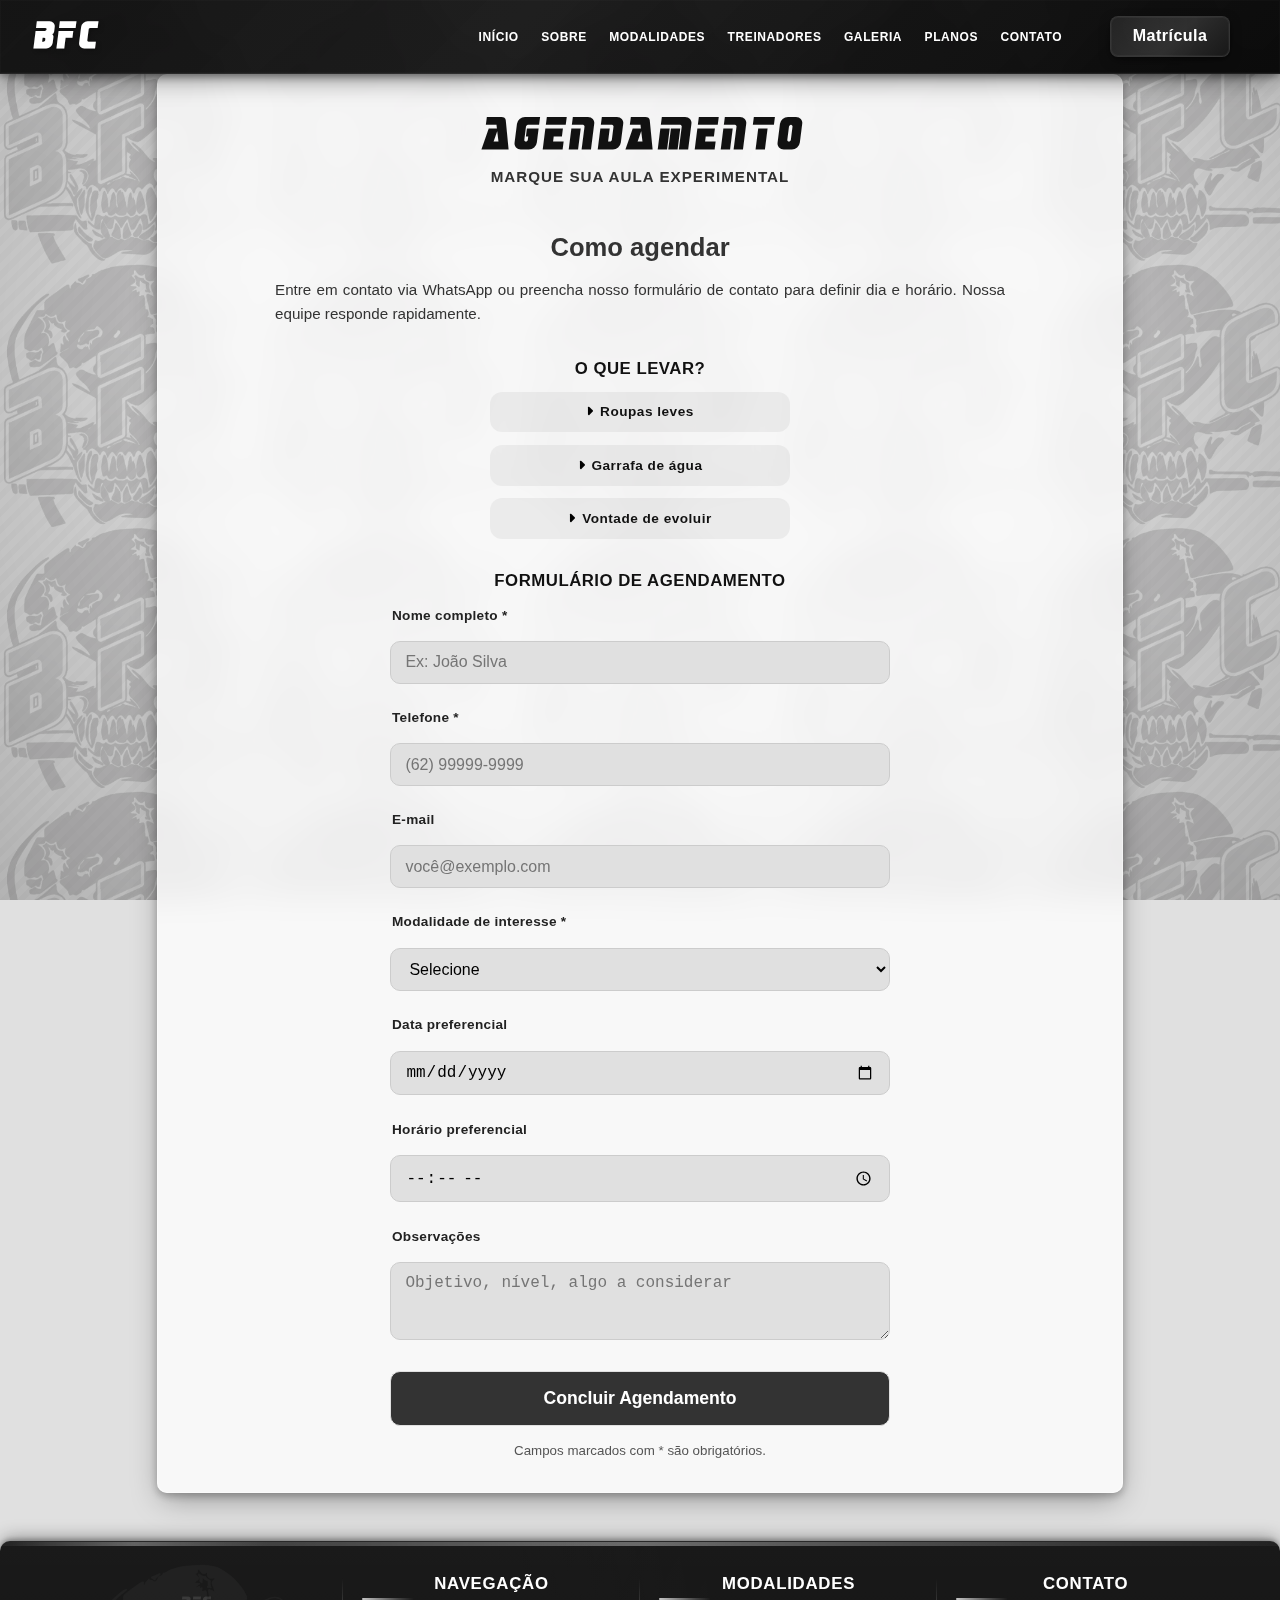
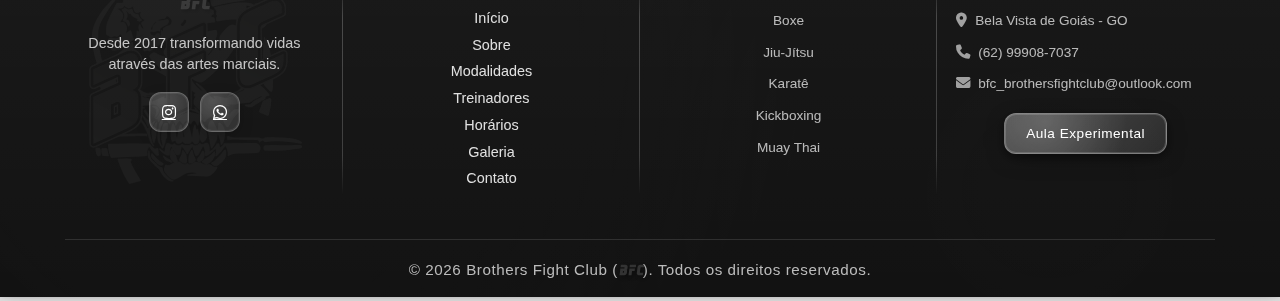
<file: agendamento/index.html>
<!DOCTYPE html>
<html lang="pt-BR">
<head>
  <meta charset="UTF-8" />
  <meta name="viewport" content="width=device-width, initial-scale=1.0" />
  <title>Agende sua Aula Experimental - Brothers Fight Club | Grátis</title>
  <meta name="description" content="Agende sua aula experimental gratuita no Brothers Fight Club. Conheça nossas modalidades de artes marciais em Bela Vista de Goiás. Sem compromisso!">
  <meta name="keywords" content="aula experimental, aula grátis, agendamento BFC, teste aula, artes marciais gratuito, Bela Vista de Goiás">
  <meta name="robots" content="index, follow">
  
  <!-- Open Graph -->
  <meta property="og:title" content="Agende sua Aula Experimental Gratuita - BFC">
  <meta property="og:description" content="Venha conhecer o Brothers Fight Club! Agende sua aula experimental gratuita e descubra qual arte marcial combina com você.">
  <meta property="og:image" content="../assets/images/logo.png">
  <meta property="og:url" content="https://bfc-brothersfightclub.com/agendamento/">
  
  <!-- Canonical -->
  <link rel="canonical" href="https://bfc-brothersfightclub.com/agendamento/">
  <link rel="icon" type="image/png" href="../assets/images/logo.png">
  <link rel="shortcut icon" type="image/png" href="../assets/images/logo.png">
  <link rel="preconnect" href="https://fonts.googleapis.com">
  <link rel="preconnect" href="https://fonts.gstatic.com" crossorigin>
  <link href="https://fonts.googleapis.com/css2?family=Bebas+Neue:wght@400&family=Oswald:wght@700&display=swap" rel="stylesheet">
  <link rel="stylesheet" href="https://cdnjs.cloudflare.com/ajax/libs/font-awesome/6.4.2/css/all.min.css">
  <link rel="stylesheet" href="../assets/css/style.css" />
</head>
<body>
  <header>
    <nav class="site-nav">
      <a href="../index.html" class="logo bfc-font" aria-label="Página inicial">BFC</a>
      <button class="nav-toggle" aria-expanded="false" aria-label="Abrir menu" aria-controls="nav-menu">
        <span class="nav-line"></span>
        <span class="nav-line"></span>
        <span class="nav-line"></span>
      </button>
      <div id="nav-menu" class="nav-wrapper" data-nav>
        <ul class="nav-links">
          <li><a href="../index.html#inicio">Início</a></li>
          <li><a href="../index.html#sobre">Sobre</a></li>
          <li><a href="../index.html#modalidades">Modalidades</a></li>
          <li><a href="../index.html#equipe">Treinadores</a></li>
          <li><a href="../index.html#galeria">Galeria</a></li>
          <li><a href="../index.html#planos">Planos</a></li>
          <li><a href="../index.html#contato">Contato</a></li>
        </ul>
        <a href="../matricula/" class="cta nav-cta" data-fallback="../matricula/index.html">Matrícula</a>
      </div>
    </nav>
  </header>
  <main>
    <section class="mod-detalhe">
      <div class="mod-header">
        <div class="mod-header-text" style="text-align:center;width:100%;display:flex;flex-direction:column;align-items:center;">
          <h1 style="width:100%;">AGENDAMENTO</h1>
          <p class="tagline" style="width:100%;">Marque sua aula experimental</p>
          <!-- Botão removido conforme solicitação -->
        </div>
      </div>
      <div class="mod-body">
  <h2 class="center-narrow">Como agendar</h2>
  <p class="center-narrow">Entre em contato via WhatsApp ou preencha nosso formulário de contato para definir dia e horário. Nossa equipe responde rapidamente.</p>
        <h3 class="center-narrow">O que levar?</h3>
        <ul class="beneficios-centralizados">
          <li>Roupas leves</li>
          <li>Garrafa de água</li>
          <li>Vontade de evoluir</li>
        </ul>
  <h3 style="margin-top:2rem; text-align:center;">Formulário de Agendamento</h3>
        <form class="formulario" id="form-agendamento" autocomplete="on" novalidate>
          <!-- Honeypot -->
          <input type="text" name="website" tabindex="-1" autocomplete="off" style="position:absolute;left:-9999px;opacity:0;height:0;width:0;" aria-hidden="true">

          <label for="ag_nome">Nome completo *</label>
          <input id="ag_nome" type="text" name="nome" placeholder="Ex: João Silva" autocomplete="name" required />

          <label for="ag_telefone">Telefone *</label>
          <input id="ag_telefone" type="tel" name="telefone" placeholder="(62) 99999-9999" inputmode="tel" autocomplete="tel" required />

          <label for="ag_email">E-mail</label>
          <input id="ag_email" type="email" name="email" placeholder="você@exemplo.com" autocomplete="email" />

          <label for="ag_modalidade">Modalidade de interesse *</label>
          <select id="ag_modalidade" name="modalidade" required>
            <option value="" disabled selected>Selecione</option>
            <option>Boxe</option>
            <option>Jiu-Jítsu</option>
            <option>Karatê</option>
            <option>Kickboxing</option>
            <option>Muay Thai</option>
          </select>

          <label for="ag_data">Data preferencial</label>
          <input id="ag_data" type="date" name="data" />

          <label for="ag_hora">Horário preferencial</label>
          <input id="ag_hora" type="time" name="hora" />

          <label for="ag_mensagem">Observações</label>
          <textarea id="ag_mensagem" name="mensagem" rows="3" placeholder="Objetivo, nível, algo a considerar"></textarea>

          <button type="submit" id="btn-agendar" style="margin-top:0.5rem;">Concluir Agendamento</button>
          <small style="color:#555;line-height:1.4;">Campos marcados com * são obrigatórios.</small>
        </form>
  <!-- CTAs removidos conforme solicitação -->
      </div>
    </section>
  </main>
  <footer>
    <div class="footer-top-accent"></div>
    <div class="footer-grid">
      <div class="footer-col footer-brand">
        <h3 class="bfc-font">BFC</h3>
        <p>Desde 2017 transformando vidas através das artes marciais.</p>
        <div class="social-mini">
          <a href="https://www.instagram.com/bfc_brothersfightclub?igsh=Z3NjMnc5bzZ0dXQ3&utm_source=qr" target="_blank" aria-label="Instagram"><i class="fab fa-instagram"></i></a>
          <a href="https://wa.me/5562999087037" target="_blank" aria-label="WhatsApp"><i class="fab fa-whatsapp"></i></a>
        </div>
      </div>
      <div class="footer-col">
        <h4>Navegação</h4>
        <ul class="footer-links">
          <li><a href="../index.html#inicio">Início</a></li>
          <li><a href="../index.html#sobre">Sobre</a></li>
          <li><a href="../index.html#modalidades">Modalidades</a></li>
          <li><a href="../index.html#equipe">Treinadores</a></li>
          <li><a href="../index.html#horarios">Horários</a></li>
          <li><a href="../index.html#galeria">Galeria</a></li>
          <li><a href="../index.html#contato">Contato</a></li>
        </ul>
      </div>
      <div class="footer-col footer-modalidades">
        <h4>Modalidades</h4>
        <ul class="footer-simple">
          <li>Boxe</li><li>Jiu-Jítsu</li><li>Karatê</li><li>Kickboxing</li><li>Muay Thai</li>
        </ul>
      </div>
      <div class="footer-col">
        <h4>Contato</h4>
        <ul class="footer-contact">
          <li><i class="fas fa-location-dot"></i> Bela Vista de Goiás - GO</li>
          <li><i class="fas fa-phone"></i> (62) 99908-7037</li>
          <li><i class="fas fa-envelope"></i> bfc_brothersfightclub@outlook.com</li>
        </ul>
        <a href="../agendamento/" data-fallback="../agendamento/index.html" class="footer-cta">Aula Experimental</a>
      </div>
    </div>
    <div class="footer-bottom"><span class="footer-copy">© <span id="year"></span> Brothers Fight Club (<span class="bfc-font">BFC</span>). Todos os direitos reservados.</span></div>
  </footer>
  <button id="to-top" aria-label="Voltar ao topo"><i class="fas fa-arrow-up"></i></button>
  <script src="../assets/js/main.js"></script>
  <script>
  // Form agendamento - máscara telefone, validação email e envio WhatsApp
  (function(){
    const form = document.getElementById('form-agendamento');
    if(!form) return;
    const whatsappNumber = '5562999087037';
    const phoneInput = form.telefone;
    const emailInput = form.email;

    // Máscara telefone
    phoneInput.addEventListener('input', function(){
      let digits = this.value.replace(/\D/g,'').slice(0,11);
      let f = digits;
      if(digits.length > 2){
        if(digits.length <= 6) f = `(${digits.slice(0,2)}) ${digits.slice(2)}`;
        else if(digits.length <= 10) f = `(${digits.slice(0,2)}) ${digits.slice(2,6)}-${digits.slice(6)}`;
        else f = `(${digits.slice(0,2)}) ${digits.slice(2,7)}-${digits.slice(7)}`;
      }
      this.value = f;
    });

    // Validação simples e-mail
    if(emailInput){
      const emailRegex = /^[^\s@]+@[^\s@]+\.[A-Za-z]{2,}$/;
      emailInput.addEventListener('blur', function(){
        if(this.value.trim() && !emailRegex.test(this.value.trim())){
          this.setCustomValidity('Informe um e-mail válido.');
          this.reportValidity();
        } else { this.setCustomValidity(''); }
      });
      emailInput.addEventListener('input', ()=> emailInput.setCustomValidity(''));
    }

    form.addEventListener('submit', function(e){
      e.preventDefault();
      if(form.website && form.website.value.trim() !== '') return; // honeypot

      const rawDigits = phoneInput.value.replace(/\D/g,'');
      if(rawDigits.length < 10 || rawDigits.length > 11){
        alert('Telefone inválido. Use DDD + número.');
        phoneInput.focus();
        return;
      }

      if(!form.checkValidity()) { form.reportValidity(); return; }

      const getVal = n => (form[n] ? form[n].value.trim() : '');
      const onlyDigits = v => v.replace(/\D/g,'');
      const telefone = onlyDigits(getVal('telefone'));
      const formatDate = iso => { if(!iso) return ''; const p = iso.split('-'); return p.length===3? p.reverse().join('/') : iso; };

      const linhas = [];
      linhas.push('Olá, eu gostaria de agendar uma *Aula Experimental BFC*!');
      linhas.push('');
      linhas.push('*Nome:* ' + getVal('nome'));
      linhas.push('*Telefone:* +' + (telefone ? '55 ' + telefone : ''));
      if(getVal('email')) linhas.push('*Email:* ' + getVal('email'));
      linhas.push('*Modalidade:* ' + getVal('modalidade'));
      if(getVal('data')) linhas.push('*Data preferencial:* ' + formatDate(getVal('data')));
      if(getVal('hora')) linhas.push('*Horário preferencial:* ' + getVal('hora'));
      if(getVal('mensagem')) linhas.push('*Observações:* ' + getVal('mensagem'));

      const mensagem = encodeURIComponent(linhas.join('\n'));
      window.open('https://wa.me/' + whatsappNumber + '?text=' + mensagem, '_blank');

      const btn = document.getElementById('btn-agendar');
      if(btn){
        btn.disabled = true; const orig = btn.textContent; btn.textContent = 'Abrindo WhatsApp...';
        setTimeout(()=>{ btn.disabled = false; btn.textContent = orig; }, 3000);
      }
    });
  })();

  // Fallback para ambiente local
  (function(){ if(location.protocol==='file:'){ document.querySelectorAll('a[data-fallback]').forEach(a=>a.href=a.dataset.fallback); } })();
  </script>
</body>
</html>
</file>
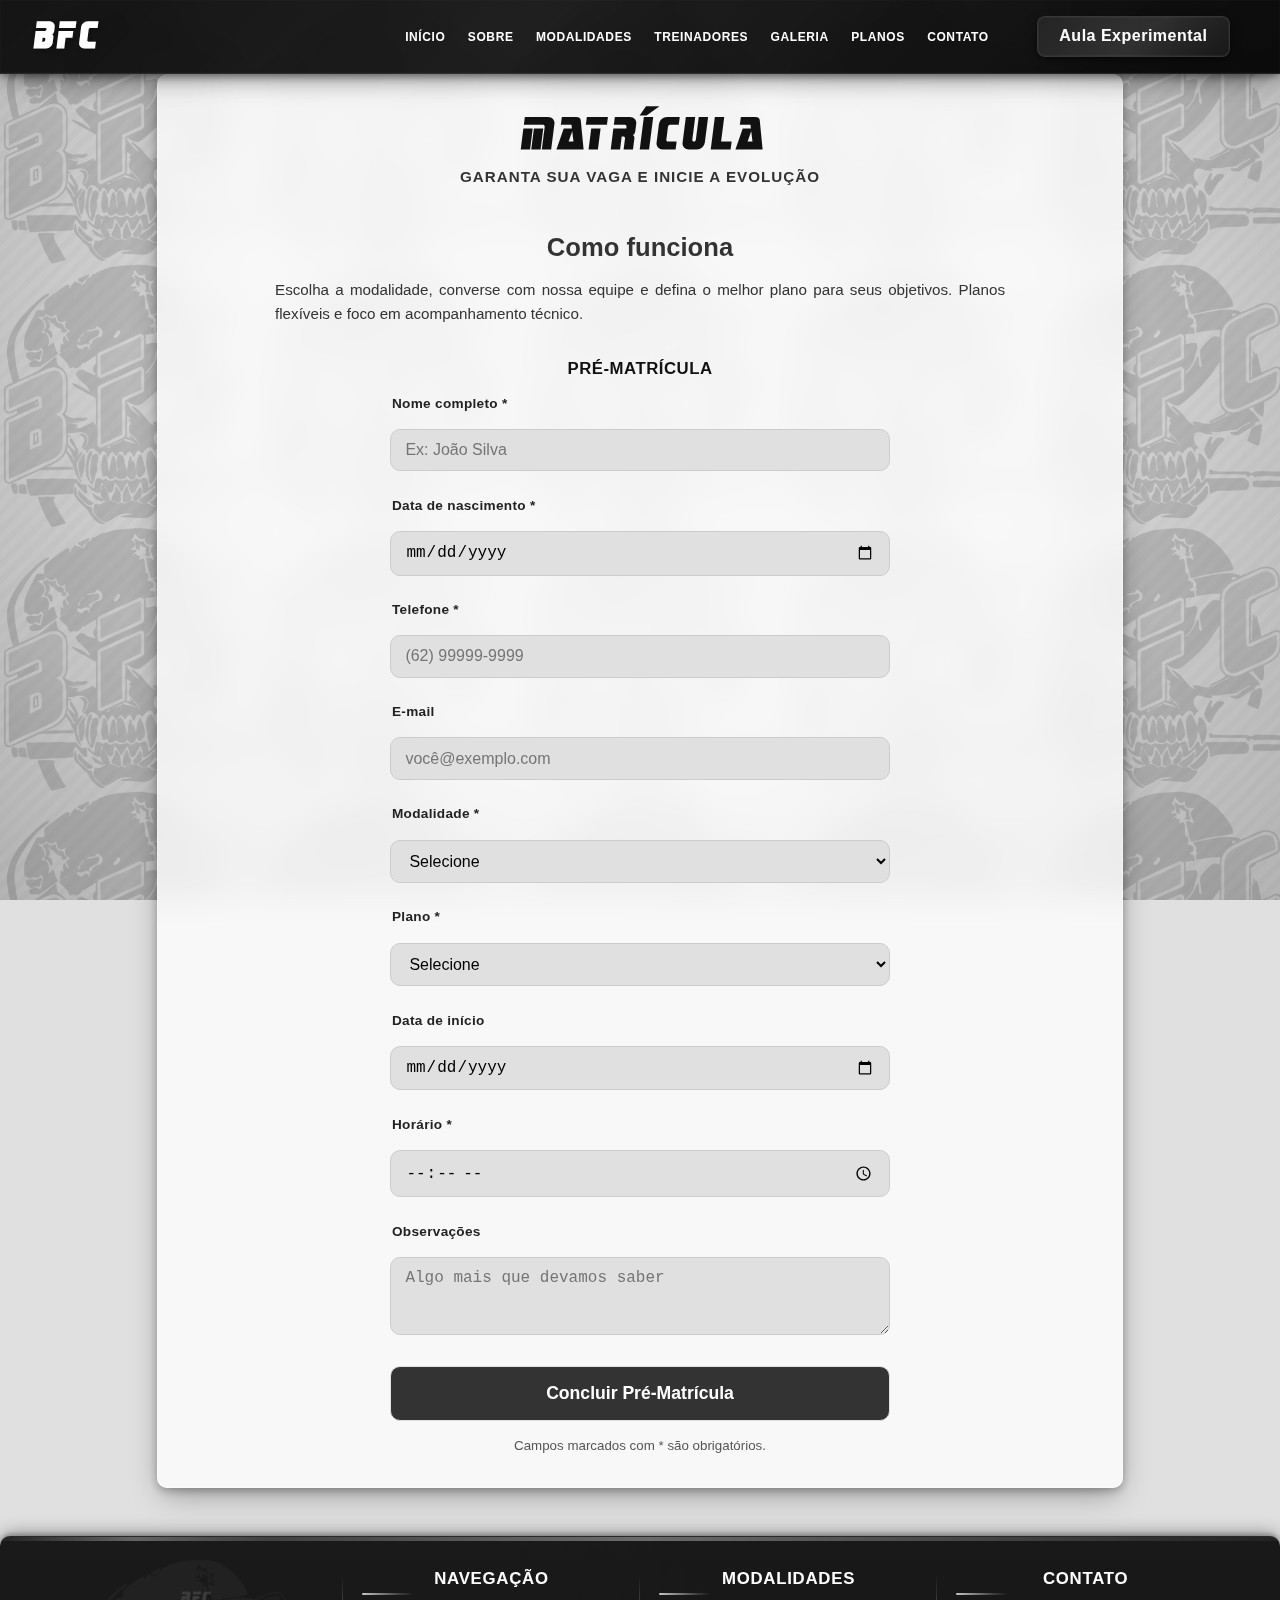
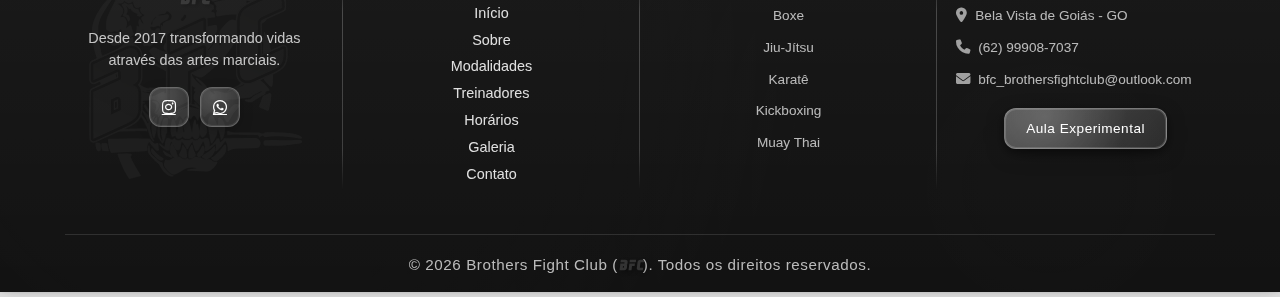
<file: matricula/index.html>
<!DOCTYPE html>
<html lang="pt-BR">
<head>
  <meta charset="UTF-8" />
  <meta name="viewport" content="width=device-width, initial-scale=1.0" />
  <title>Matrícula - Brothers Fight Club | Faça sua Inscrição</title>
  <meta name="description" content="Faça sua matrícula no Brothers Fight Club. Inscreva-se nas modalidades de Boxe, Jiu-Jítsu, Karatê, Kickboxing e Muay Thai em Bela Vista de Goiás. Transforme sua vida através das artes marciais.">
  <meta name="keywords" content="matrícula BFC, inscrição artes marciais, matrícula academia luta, Bela Vista de Goiás, Brothers Fight Club">
  <meta name="robots" content="index, follow">
  
  <!-- Open Graph -->
  <meta property="og:title" content="Matrícula - Brothers Fight Club">
  <meta property="og:description" content="Transforme sua vida através das artes marciais. Faça sua matrícula no BFC e comece sua jornada nas artes marciais hoje mesmo!">
  <meta property="og:image" content="../assets/images/logo.png">
  <meta property="og:url" content="https://bfc-brothersfightclub.com/matricula/">
  
  <!-- Canonical -->
  <link rel="canonical" href="https://bfc-brothersfightclub.com/matricula/">
  <link rel="icon" type="image/png" href="../assets/images/logo.png">
  <link rel="shortcut icon" type="image/png" href="../assets/images/logo.png">
  <link rel="preconnect" href="https://fonts.googleapis.com">
  <link rel="preconnect" href="https://fonts.gstatic.com" crossorigin>
  <link href="https://fonts.googleapis.com/css2?family=Bebas+Neue:wght@400&family=Oswald:wght@700&display=swap" rel="stylesheet">
  <link rel="stylesheet" href="https://cdnjs.cloudflare.com/ajax/libs/font-awesome/6.4.2/css/all.min.css">
  <link rel="stylesheet" href="../assets/css/style.css" />
</head>
<body>
  <header>
    <nav class="site-nav">
      <a href="../index.html" class="logo bfc-font" aria-label="Página inicial">BFC</a>
      <button class="nav-toggle" aria-expanded="false" aria-label="Abrir menu" aria-controls="nav-menu">
        <span class="nav-line"></span>
        <span class="nav-line"></span>
        <span class="nav-line"></span>
      </button>
      <div id="nav-menu" class="nav-wrapper" data-nav>
        <ul class="nav-links">
          <li><a href="../index.html#inicio">Início</a></li>
          <li><a href="../index.html#sobre">Sobre</a></li>
          <li><a href="../index.html#modalidades">Modalidades</a></li>
          <li><a href="../index.html#equipe">Treinadores</a></li>
          <li><a href="../index.html#galeria">Galeria</a></li>
          <li><a href="../index.html#planos">Planos</a></li>
          <li><a href="../index.html#contato">Contato</a></li>
        </ul>
        <a href="../agendamento/" class="cta nav-cta" data-fallback="../agendamento/index.html">Aula Experimental</a>
      </div>
    </nav>
  </header>
  <main>
    <section class="mod-detalhe">
      <div class="mod-header">
        <div class="mod-header-text" style="text-align:center;width:100%;display:flex;flex-direction:column;align-items:center;">
          <h1 style="width:100%;">MATRÍCULA</h1>
          <p class="tagline" style="width:100%;">Garanta sua vaga e inicie a evolução</p>
          <!-- Botão removido conforme solicitação -->
        </div>
      </div>
      <div class="mod-body">
  <h2 class="center-narrow">Como funciona</h2>
  <p class="center-narrow">Escolha a modalidade, converse com nossa equipe e defina o melhor plano para seus objetivos. Planos flexíveis e foco em acompanhamento técnico.</p>
  <h3 style="margin-top:2rem; text-align:center;">Pré-Matrícula</h3>
        <form class="formulario" id="form-matricula" autocomplete="on" novalidate>
          <!-- Honeypot antispam -->
          <input type="text" name="website" tabindex="-1" autocomplete="off" style="position:absolute;left:-9999px;opacity:0;height:0;width:0;" aria-hidden="true">

          <label for="nome">Nome completo *</label>
          <input id="nome" type="text" name="nome" placeholder="Ex: João Silva" autocomplete="name" required />

          <label for="data_nascimento">Data de nascimento *</label>
          <input id="data_nascimento" type="date" name="data_nascimento" required />

          <label for="telefone">Telefone *</label>
          <input id="telefone" type="tel" name="telefone" placeholder="(62) 99999-9999" inputmode="tel" autocomplete="tel" required />

          <label for="email">E-mail</label>
          <input id="email" type="email" name="email" placeholder="você@exemplo.com" autocomplete="email" />

          <label for="modalidade">Modalidade *</label>
          <select id="modalidade" name="modalidade" required>
            <option value="" disabled selected>Selecione</option>
            <option>Boxe</option>
            <option>Jiu-Jítsu</option>
            <option>Karatê</option>
            <option>Kickboxing</option>
            <option>Muay Thai</option>
          </select>

          <label for="plano">Plano *</label>
          <select id="plano" name="plano" required>
            <option value="" disabled selected>Selecione</option>
            <option value="mensal">Mensal - R$ 150,00</option>
            <option value="karate">Karatê - R$ 130,00</option>
            <option value="acesso_livre">Acesso Livre - R$ 170,00</option>
            <option value="trimestral">Trimestral - R$ 305,00</option>
            <option value="acesso_livre_trimestral">Acesso Livre Trimestral - R$ 395,00</option>
            <option value="anual">Anual - R$ 1.200,00</option>
          </select>

          <label for="inicio">Data de início</label>
          <input id="inicio" type="date" name="inicio" />

          <label for="horario">Horário *</label>
          <input id="horario" type="time" name="horario" required />

          <label for="observacoes">Observações</label>
          <textarea id="observacoes" name="observacoes" rows="3" placeholder="Algo mais que devamos saber"></textarea>
          <button type="submit" id="btn-enviar" style="margin-top:0.5rem;">Concluir Pré-Matrícula</button>
          <small style="color:#555;line-height:1.4;">Campos marcados com * são obrigatórios.</small>
        </form>
  <!-- CTAs removidos conforme solicitação -->
      </div>
    </section>
  </main>
  <footer>
    <div class="footer-top-accent"></div>
    <div class="footer-grid">
      <div class="footer-col footer-brand">
        <h3 class="bfc-font">BFC</h3>
        <p>Desde 2017 transformando vidas através das artes marciais.</p>
        <div class="social-mini">
          <a href="https://www.instagram.com/bfc_brothersfightclub?igsh=Z3NjMnc5bzZ0dXQ3&utm_source=qr" target="_blank" aria-label="Instagram"><i class="fab fa-instagram"></i></a>
          <a href="https://wa.me/5562999087037" target="_blank" aria-label="WhatsApp"><i class="fab fa-whatsapp"></i></a>
        </div>
      </div>
      <div class="footer-col">
        <h4>Navegação</h4>
        <ul class="footer-links">
          <li><a href="../index.html#inicio">Início</a></li>
          <li><a href="../index.html#sobre">Sobre</a></li>
          <li><a href="../index.html#modalidades">Modalidades</a></li>
          <li><a href="../index.html#equipe">Treinadores</a></li>
          <li><a href="../index.html#horarios">Horários</a></li>
          <li><a href="../index.html#galeria">Galeria</a></li>
          <li><a href="../index.html#contato">Contato</a></li>
        </ul>
      </div>
      <div class="footer-col footer-modalidades">
        <h4>Modalidades</h4>
        <ul class="footer-simple">
          <li>Boxe</li><li>Jiu-Jítsu</li><li>Karatê</li><li>Kickboxing</li><li>Muay Thai</li>
        </ul>
      </div>
      <div class="footer-col">
        <h4>Contato</h4>
        <ul class="footer-contact">
          <li><i class="fas fa-location-dot"></i> Bela Vista de Goiás - GO</li>
          <li><i class="fas fa-phone"></i> (62) 99908-7037</li>
          <li><i class="fas fa-envelope"></i> bfc_brothersfightclub@outlook.com</li>
        </ul>
        <a href="../agendamento/" data-fallback="../agendamento/index.html" class="footer-cta">Aula Experimental</a>
      </div>
    </div>
    <div class="footer-bottom"><span class="footer-copy">© <span id="year"></span> Brothers Fight Club (<span class="bfc-font">BFC</span>). Todos os direitos reservados.</span></div>
  </footer>
  <button id="to-top" aria-label="Voltar ao topo"><i class="fas fa-arrow-up"></i></button>
  <script src="../assets/js/main.js"></script>
  <script>
  // Intercepta envio e monta mensagem para WhatsApp + máscara telefone + validação de email
  (function(){
    const form = document.getElementById('form-matricula');
    if(!form) return;
    const whatsappNumber = '5562999087037'; // Número destino

    const phoneInput = form.telefone;
    const emailInput = form.email;
    const inicioInput = form.inicio;

    // Configuração de data mínima (hoje) e bloqueio de finais de semana
    if(inicioInput){
      const today = new Date();
      const pad = (n) => String(n).padStart(2,'0');
      const todayStr = `${today.getFullYear()}-${pad(today.getMonth()+1)}-${pad(today.getDate())}`;
      inicioInput.min = todayStr;

      const validateStartDate = () => {
        if(!inicioInput.value) { inicioInput.setCustomValidity(''); return; }
        const sel = new Date(inicioInput.value + 'T00:00:00');
        const now = new Date();
        // Normaliza hoje (sem hora)
        const todayMid = new Date(now.getFullYear(), now.getMonth(), now.getDate());
        if(sel < todayMid){
          inicioInput.setCustomValidity('Selecione uma data igual ou posterior a hoje.');
        } else if(sel.getDay() === 0 || sel.getDay() === 6){
          inicioInput.setCustomValidity('Não é possível iniciar no sábado ou domingo.');
        } else {
          inicioInput.setCustomValidity('');
        }
        if(!inicioInput.checkValidity()) inicioInput.reportValidity();
      };
      inicioInput.addEventListener('change', validateStartDate);
      inicioInput.addEventListener('blur', validateStartDate);
    }

    // Máscara dinâmica de telefone (BR) mantendo somente dígitos base internamente
    phoneInput.addEventListener('input', function(){
      let digits = this.value.replace(/\D/g, '').slice(0,11);
      let formatted = digits;
      if(digits.length > 2) {
        if(digits.length <= 6) {
          // (AA) NNNN
          formatted = `(${digits.slice(0,2)}) ${digits.slice(2)}`;
        } else if(digits.length <= 10) {
          // (AA) NNNN-NNNN
          formatted = `(${digits.slice(0,2)}) ${digits.slice(2,6)}-${digits.slice(6)}`;
        } else {
          // (AA) NNNNN-NNNN (celular 11 dígitos)
          formatted = `(${digits.slice(0,2)}) ${digits.slice(2,7)}-${digits.slice(7)}`;
        }
      }
      this.value = formatted;
    });

    // Validação customizada de email (reforço ao type=email)
    if(emailInput){
      const emailRegex = /^[^\s@]+@[^\s@]+\.[A-Za-z]{2,}$/;
      emailInput.addEventListener('blur', function(){
        if(this.value.trim() && !emailRegex.test(this.value.trim())) {
          this.setCustomValidity('Informe um e-mail válido (ex: nome@dominio.com)');
          this.reportValidity();
        } else {
          this.setCustomValidity('');
        }
      });
      emailInput.addEventListener('input', function(){ this.setCustomValidity(''); });
    }

    form.addEventListener('submit', function(e){
      e.preventDefault();

      // Honeypot
      if(form.website && form.website.value.trim() !== '') {
        return; // Possível bot
      }

      // Preparar telefone (sanitizado antes da validação manual)
      const rawDigits = (form.telefone.value || '').replace(/\D/g,'');
      if(rawDigits.length < 10 || rawDigits.length > 11) {
        alert('Telefone inválido: use DDD + número (10 ou 11 dígitos).');
        form.telefone.focus();
        return;
      }

      // Validação HTML5 + custom email
      if(!form.checkValidity()) {
        form.reportValidity();
        return;
      }

      const getVal = (name) => (form[name] ? form[name].value.trim() : '');
      const onlyDigits = (v) => v.replace(/\D/g,'');

      // Sanitiza telefones
  const telefone = onlyDigits(getVal('telefone'));
      const contatoEmergTel = onlyDigits(getVal('contato_emergencia_telefone'));

      const formatDate = (iso) => {
        if(!iso) return '';
        const parts = iso.split('-');
        return parts.length === 3 ? parts.reverse().join('/') : iso;
      };

  const linhas = [];
  linhas.push('Olá, eu gostaria de fazer uma *Pré-matrícula BFC*!');
  linhas.push('');
  linhas.push('*Nome:* ' + getVal('nome'));
  linhas.push('*Nascimento:* ' + formatDate(getVal('data_nascimento')));
  linhas.push('*Telefone:* +' + (telefone ? '55 ' + telefone : ''));
  if(getVal('email')) linhas.push('*Email:* ' + getVal('email'));
  linhas.push('*Modalidade:* ' + getVal('modalidade'));
  // Extrai nome e preço do plano escolhido (se contiver " - R$")
  (function(){
    const planoSelect = document.getElementById('plano');
    if(planoSelect && planoSelect.selectedIndex > 0){
      const label = planoSelect.options[planoSelect.selectedIndex].textContent.trim();
      let nome = label, preco = '';
      const sep = label.split(' - R$');
      if(sep.length === 2){
        nome = sep[0];
        preco = 'R$ ' + sep[1];
      }
      linhas.push('*Plano:* ' + nome + (preco ? ' (' + preco + ')' : ''));
    }
  })();
  if(getVal('inicio')) linhas.push('*Início:* ' + formatDate(getVal('inicio')));
  linhas.push('*Horário:* ' + getVal('horario'));
  if(getVal('observacoes')) linhas.push('*Observações:* ' + getVal('observacoes'));
  const mensagem = encodeURIComponent(linhas.join('\n'));
      const url = 'https://wa.me/' + whatsappNumber + '?text=' + mensagem;

      // Abre em nova aba / app
      window.open(url, '_blank');

      // Feedback simples no botão
      const btn = document.getElementById('btn-enviar');
      if(btn){
        btn.disabled = true;
        const original = btn.textContent;
        btn.textContent = 'Abrindo WhatsApp...';
        setTimeout(()=>{ btn.disabled = false; btn.textContent = original; }, 3000);
      }
    });
  })();

  // Fallback para abrir arquivos localmente nas subpastas
  (function(){
    if(location.protocol==='file:'){
      document.querySelectorAll('a[data-fallback]').forEach(a=>a.href=a.dataset.fallback);
    }
  })();
  </script>
</body>
</html>
</file>
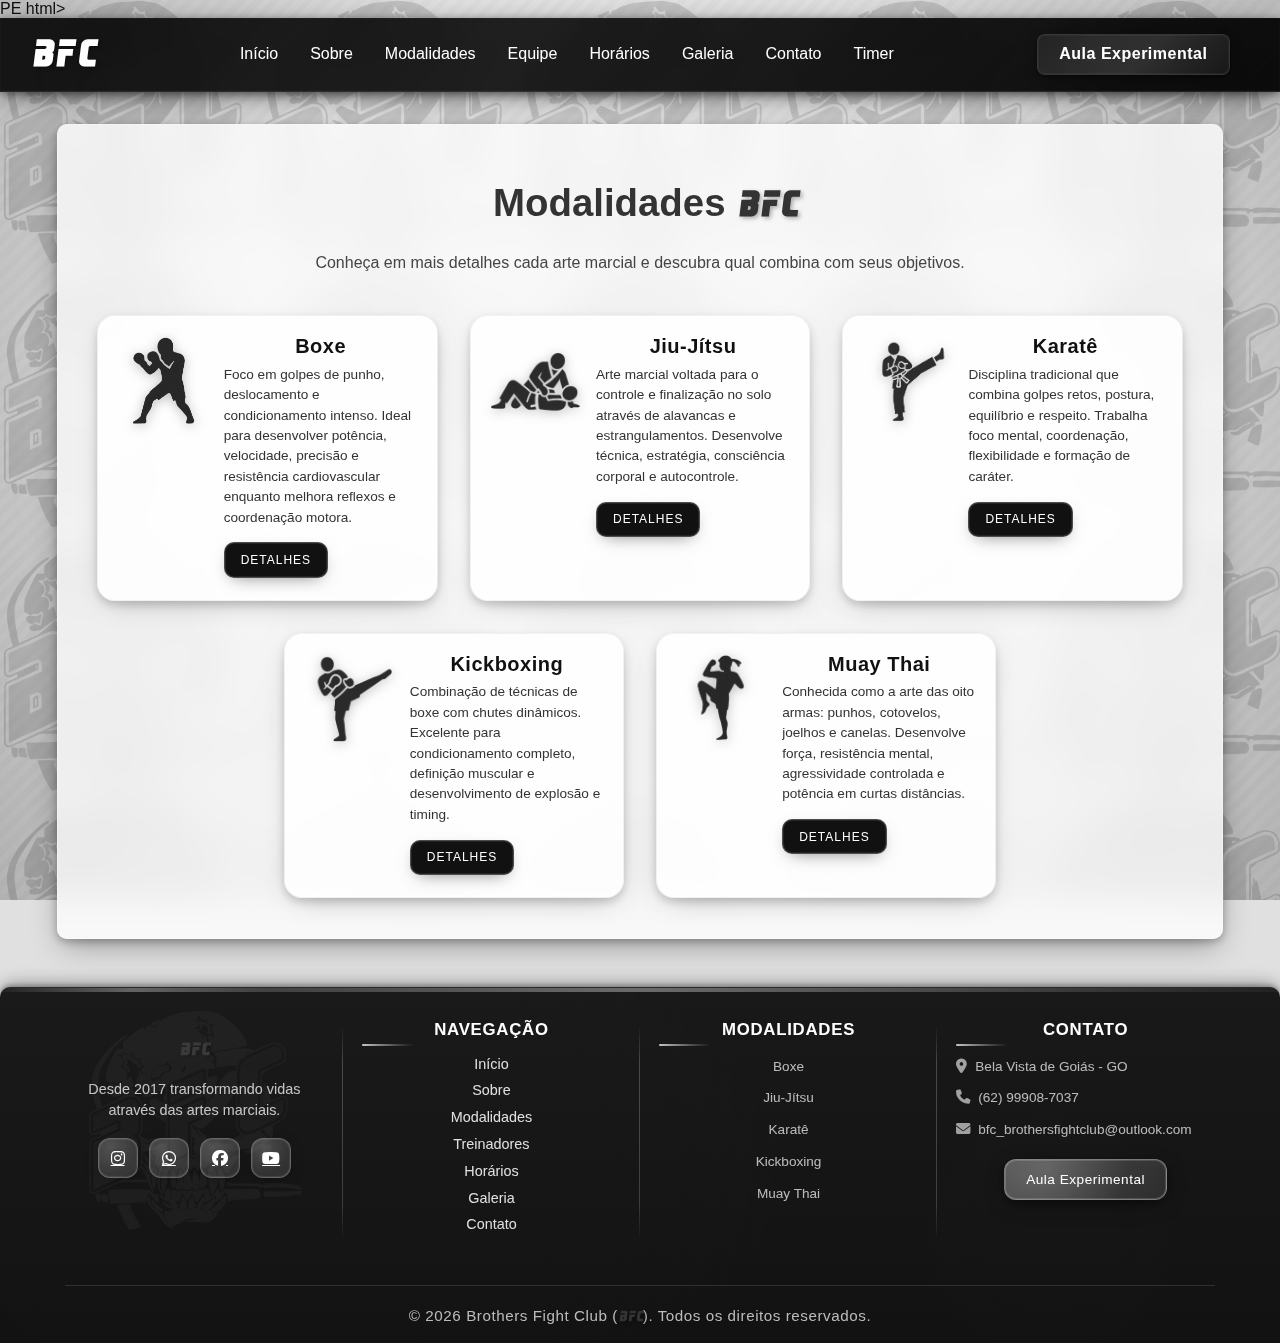
<file: modalidades/index.html>
<!D  <meta charset="UTF-8" />
  <meta name="viewport" content="width=device-width, initial-scale=1.0" />
  <title>Modalidades - Brothers Fight Club</title>
  <link rel="icon" type="image/png" href="../assets/images/logo.png">
  <link rel="shortcut icon" type="image/png" href="../assets/images/logo.png">
  <link rel="preconnect" href="https://fonts.googleapis.com">PE html>
<html lang="pt-BR">
<head>
  <meta charset="UTF-8" />
  <meta name="viewport" content="width=device-width,initial-scale=1.0" />
  <title>Modalidades - Brothers Fight Club</title>
  <link rel="preconnect" href="https://fonts.googleapis.com">
  <link rel="preconnect" href="https://fonts.gstatic.com" crossorigin>
  <link href="https://fonts.googleapis.com/css2?family=Bebas+Neue:wght@400&family=Oswald:wght@700&display=swap" rel="stylesheet">
  <link rel="stylesheet" href="https://cdnjs.cloudflare.com/ajax/libs/font-awesome/6.4.2/css/all.min.css">
  <link rel="stylesheet" href="../assets/css/style.css" />
</head>
<body>
  <header>
    <nav>
      <a href="../index.html"><span class="logo bfc-font">BFC</span></a>
      <ul>
        <li><a href="../index.html#inicio">Início</a></li>
        <li><a href="../index.html#sobre">Sobre</a></li>
        <li><a href="../index.html#modalidades">Modalidades</a></li>
        <li><a href="../index.html#equipe">Equipe</a></li>
        <li><a href="../index.html#horarios">Horários</a></li>
        <li><a href="../index.html#galeria">Galeria</a></li>
        <li><a href="../index.html#contato">Contato</a></li>
        <li><a href="../timer/" data-fallback="../timer/index.html">Timer</a></li>
      </ul>
      <a href="../agendamento/" data-fallback="../agendamento/index.html" class="cta">Aula Experimental</a>
    </nav>
  </header>
  <main>
    <section class="modalidades-dedicada">
      <h2>Modalidades <span class="bfc-font">BFC</span></h2>
      <p class="intro">Conheça em mais detalhes cada arte marcial e descubra qual combina com seus objetivos.</p>
      <div class="modalidades-grid">
        <article class="mod-card">
          <div class="mod-media"><img src="../assets/images/boxe.png" alt="Boxe" loading="lazy" /></div>
          <div class="mod-content">
            <h3>Boxe</h3>
            <p>Foco em golpes de punho, deslocamento e condicionamento intenso. Ideal para desenvolver potência, velocidade, precisão e resistência cardiovascular enquanto melhora reflexos e coordenação motora.</p>
            <a class="mod-btn" href="../modalidade/boxe.html">Detalhes</a>
          </div>
        </article>
        <article class="mod-card">
          <div class="mod-media"><img src="../assets/images/jiujitsu.png" alt="Jiu-Jítsu" loading="lazy" /></div>
          <div class="mod-content">
            <h3>Jiu-Jítsu</h3>
            <p>Arte marcial voltada para o controle e finalização no solo através de alavancas e estrangulamentos. Desenvolve técnica, estratégia, consciência corporal e autocontrole.</p>
            <a class="mod-btn" href="../modalidade/jiujitsu.html">Detalhes</a>
          </div>
        </article>
        <article class="mod-card">
          <div class="mod-media"><img src="../assets/images/karate.png" alt="Karatê" loading="lazy" /></div>
          <div class="mod-content">
            <h3>Karatê</h3>
            <p>Disciplina tradicional que combina golpes retos, postura, equilíbrio e respeito. Trabalha foco mental, coordenação, flexibilidade e formação de caráter.</p>
            <a class="mod-btn" href="../modalidade/karate.html">Detalhes</a>
          </div>
        </article>
        <article class="mod-card">
          <div class="mod-media"><img src="../assets/images/kickboxing.png" alt="Kickboxing" loading="lazy" /></div>
          <div class="mod-content">
            <h3>Kickboxing</h3>
            <p>Combinação de técnicas de boxe com chutes dinâmicos. Excelente para condicionamento completo, definição muscular e desenvolvimento de explosão e timing.</p>
            <a class="mod-btn" href="../modalidade/kickboxing.html">Detalhes</a>
          </div>
        </article>
        <article class="mod-card">
          <div class="mod-media"><img src="../assets/images/muaythai.png" alt="Muay Thai" loading="lazy" /></div>
          <div class="mod-content">
            <h3>Muay Thai</h3>
            <p>Conhecida como a arte das oito armas: punhos, cotovelos, joelhos e canelas. Desenvolve força, resistência mental, agressividade controlada e potência em curtas distâncias.</p>
            <a class="mod-btn" href="../modalidade/muaythai.html">Detalhes</a>
          </div>
        </article>
      </div>
    </section>
  </main>
  <footer>
    <div class="footer-top-accent"></div>
    <div class="footer-grid">
      <div class="footer-col footer-brand">
        <h3 class="bfc-font">BFC</h3>
        <p>Desde 2017 transformando vidas através das artes marciais.</p>
        <div class="social-mini">
          <a href="https://www.instagram.com/bfc_brothersfightclub?igsh=Z3NjMnc5bzZ0dXQ3&utm_source=qr" target="_blank" aria-label="Instagram"><i class="fab fa-instagram"></i></a>
          <a href="https://wa.me/5562999087037" target="_blank" aria-label="WhatsApp"><i class="fab fa-whatsapp"></i></a>
          <a href="#" aria-label="Facebook"><i class="fab fa-facebook"></i></a>
          <a href="#" aria-label="YouTube"><i class="fab fa-youtube"></i></a>
        </div>
      </div>
      <div class="footer-col">
        <h4>Navegação</h4>
        <ul class="footer-links">
          <li><a href="../index.html#inicio">Início</a></li>
          <li><a href="../index.html#sobre">Sobre</a></li>
          <li><a href="../index.html#modalidades">Modalidades</a></li>
          <li><a href="../index.html#equipe">Treinadores</a></li>
          <li><a href="../index.html#horarios">Horários</a></li>
          <li><a href="../index.html#galeria">Galeria</a></li>
          <li><a href="../index.html#contato">Contato</a></li>
        </ul>
      </div>
  <div class="footer-col footer-modalidades">
        <h4>Modalidades</h4>
        <ul class="footer-simple">
          <li>Boxe</li>
          <li>Jiu-Jítsu</li>
          <li>Karatê</li>
          <li>Kickboxing</li>
          <li>Muay Thai</li>
        </ul>
      </div>
      <div class="footer-col">
        <h4>Contato</h4>
        <ul class="footer-contact">
          <li><i class="fas fa-location-dot"></i> Bela Vista de Goiás - GO</li>
          <li><i class="fas fa-phone"></i> (62) 99908-7037</li>
          <li><i class="fas fa-envelope"></i> bfc_brothersfightclub@outlook.com</li>
        </ul>
        <a href="../agendamento/" data-fallback="../agendamento/index.html" class="footer-cta">Aula Experimental</a>
      </div>
    </div>
    <div class="footer-bottom"><span class="footer-copy">© <span id="year"></span> Brothers Fight Club (<span class="bfc-font">BFC</span>). Todos os direitos reservados.</span></div>
  </footer>
  <button id="to-top" aria-label="Voltar ao topo"><i class="fas fa-arrow-up"></i></button>
  <script src="../assets/js/main.js"></script>
  <script>(function(){if(location.protocol==='file:'){document.querySelectorAll('a[data-fallback]').forEach(a=>a.href=a.dataset.fallback);} })();</script>
</body>
</html>
</file>
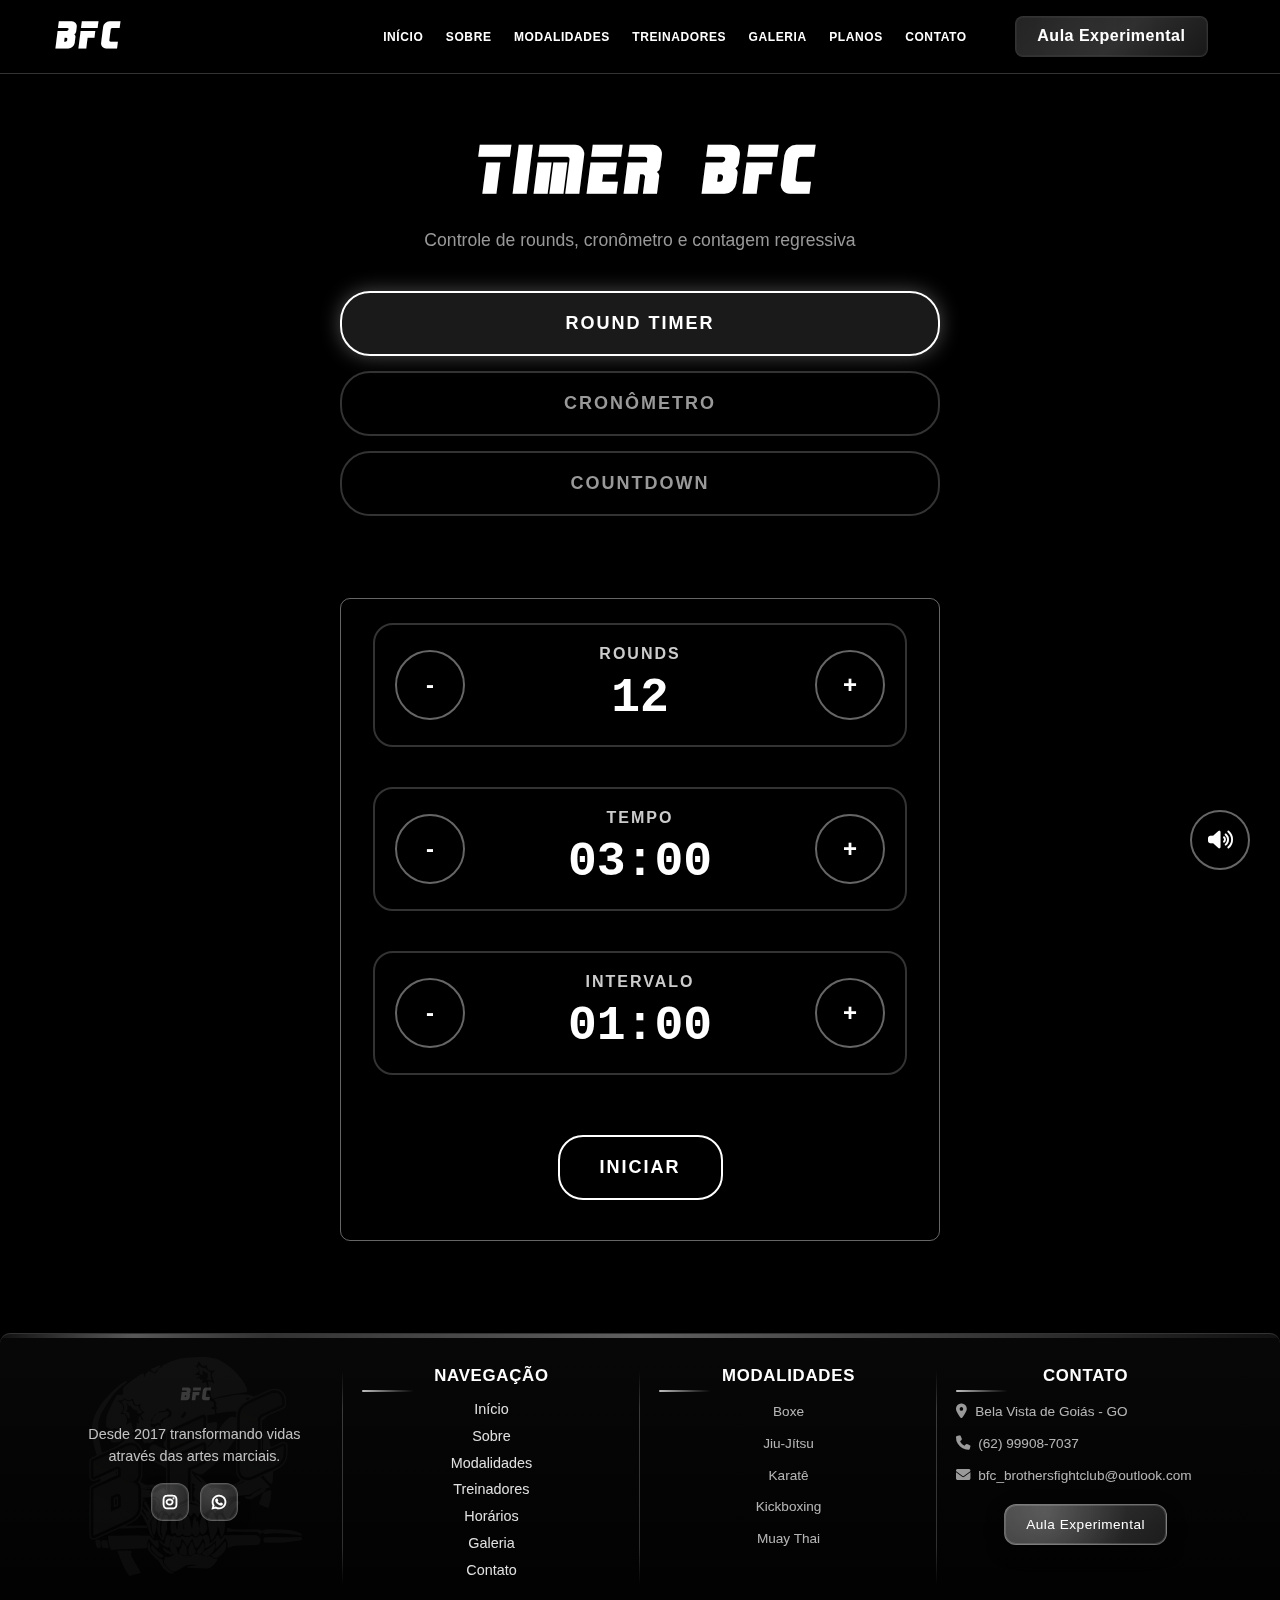
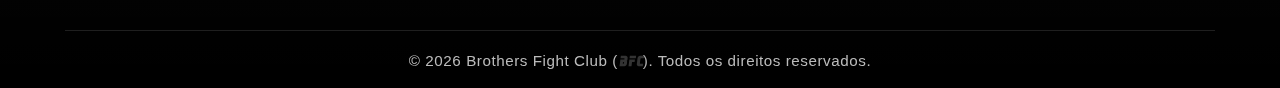
<file: timer/index.html>
<!DOCTYPE html>
<html lang="pt-BR">
<head>
	<meta charset="UTF-8" />
	<meta name="viewport" content="width=device-width,initial-scale=1" />
	<title>Timer para Treinos - Brothers Fight Club | Cronômetro para Artes Marciais</title>
	<meta name="description" content="Timer profissional para treinos de artes marciais do Brothers Fight Club. Cronômetro para rounds de boxe, muay thai, jiu-jitsu e outras modalidades.">
	<meta name="keywords" content="timer treino, cronometro artes marciais, timer boxe, timer muay thai, BFC timer">
	<meta name="robots" content="index, follow">
	
	<!-- Open Graph -->
	<meta property="og:title" content="Timer para Treinos - Brothers Fight Club">
	<meta property="og:description" content="Timer profissional para seus treinos de artes marciais. Cronômetro especializado para rounds e intervalos.">
	<meta property="og:image" content="../assets/images/logo.png">
	<meta property="og:url" content="https://bfc-brothersfightclub.com/timer/">
	
	<!-- Canonical -->
	<link rel="canonical" href="https://bfc-brothersfightclub.com/timer/">
	<link rel="icon" type="image/png" href="../assets/images/logo.png">
	<link rel="shortcut icon" type="image/png" href="../assets/images/logo.png">
	<link rel="stylesheet" href="../assets/css/style.css" />
	<link rel="stylesheet" href="../assets/css/timer.css" />
	<link rel="stylesheet" href="https://cdnjs.cloudflare.com/ajax/libs/font-awesome/6.4.2/css/all.min.css">
</head>
<body>
	<header>
		<nav class="site-nav">
			<a href="../index.html" class="logo bfc-font" aria-label="Página inicial">BFC</a>
			<button class="nav-toggle" aria-expanded="false" aria-label="Abrir menu" aria-controls="nav-menu">
				<span class="nav-line"></span>
				<span class="nav-line"></span>
				<span class="nav-line"></span>
			</button>
			<div id="nav-menu" class="nav-wrapper" data-nav>
				<ul class="nav-links">
					<li><a href="../index.html#inicio">Início</a></li>
					<li><a href="../index.html#sobre">Sobre</a></li>
					<li><a href="../index.html#modalidades">Modalidades</a></li>
					<li><a href="../index.html#equipe">Treinadores</a></li>
					<li><a href="../index.html#galeria">Galeria</a></li>
					<li><a href="../index.html#planos">Planos</a></li>
					<li><a href="../index.html#contato">Contato</a></li>
				</ul>
				<a href="../agendamento/" class="cta nav-cta" data-fallback="../agendamento/index.html">Aula Experimental</a>
			</div>
		</nav>
	</header>
	<main class="timer-main">
		<div class="timer-header">
			<h1 class="timer-title">TIMER BFC</h1>
			<p class="timer-subtitle">Controle de rounds, cronômetro e contagem regressiva</p>
		</div>
		<div class="nav-pills">
			<button class="pill active" data-mode="fight">ROUND TIMER</button>
			<button class="pill" data-mode="stopwatch">CRONÔMETRO</button>
			<button class="pill" data-mode="countdown">COUNTDOWN</button>
		</div>
		<section id="fight-mode" class="timer-mode">
			<div class="setting-row">
				<button class="adj-btn" id="roundsMinus">-</button>
				<div class="setting-label">
					<span class="label-text">ROUNDS</span>
					<span class="setting-value" id="roundsValue">12</span>
				</div>
				<button class="adj-btn" id="roundsPlus">+</button>
			</div>
			<div class="setting-row">
				<button class="adj-btn" id="timeMinus">-</button>
				<div class="setting-label">
					<span class="label-text">TEMPO</span>
					<span class="setting-value" id="mainTimer">03:00</span>
				</div>
				<button class="adj-btn" id="timePlus">+</button>
			</div>
			<div class="setting-row break-setting">
				<button class="adj-btn" id="breakMinus">-</button>
				<div class="setting-label">
					<span class="label-text">INTERVALO</span>
						<span class="setting-value" id="breakValue">01:00</span>
				</div>
				<button class="adj-btn" id="breakPlus">+</button>
			</div>
			<div class="progress-container">
				<div id="progressBlocks" class="progress-blocks"></div>
				<div id="progressText" class="progress-text">Round 1 de 12</div>
			</div>
			<div class="timer-controls">
				<button id="startBtn" class="start-btn">INICIAR</button>
				<button id="resetBtn" class="reset-btn">RESET</button>
			</div>
		</section>
		<section id="stopwatch-mode" class="timer-mode hidden">
			<div class="stopwatch-display" id="stopwatchDisplay">00:00:00<span class="milliseconds">.000</span></div>
			<div class="timer-controls">
				<button id="stopwatchStart" class="start-btn">INICIAR</button>
				<button id="stopwatchReset" class="reset-btn">RESET</button>
			</div>
		</section>
		<section id="countdown-mode" class="timer-mode hidden">
			<div class="time-settings">
				<div class="time-unit">
					<button class="time-btn" data-unit="hours" data-action="plus">+</button>
					<span class="time-label">HORAS</span>
					<h2 class="time-display" id="hoursDisplay">00</h2>
					<button class="time-btn" data-unit="hours" data-action="minus">-</button>
				</div>
				<div class="time-unit">
					<button class="time-btn" data-unit="minutes" data-action="plus">+</button>
					<span class="time-label">MINUTOS</span>
					<h2 class="time-display" id="minutesDisplay">05</h2>
					<button class="time-btn" data-unit="minutes" data-action="minus">-</button>
				</div>
				<div class="time-unit">
					<button class="time-btn" data-unit="seconds" data-action="plus">+</button>
					<span class="time-label">SEGUNDOS</span>
					<h2 class="time-display" id="secondsDisplay">00</h2>
					<button class="time-btn" data-unit="seconds" data-action="minus">-</button>
				</div>
			</div>
			<div class="timer-controls">
				<button id="countdownStart" class="start-btn">INICIAR</button>
				<button id="countdownReset" class="reset-btn">RESET</button>
			</div>
		</section>
		<button id="soundToggle" class="sound-toggle" title="Som"><i class="fas fa-volume-up"></i></button>
	</main>
	<footer>
		<div class="footer-top-accent"></div>
		<div class="footer-grid">
			<div class="footer-col footer-brand">
				<h3 class="bfc-font">BFC</h3>
				<p>Desde 2017 transformando vidas através das artes marciais.</p>
				<div class="social-mini">
					<a href="https://www.instagram.com/bfc_brothersfightclub?igsh=Z3NjMnc5bzZ0dXQ3&utm_source=qr" target="_blank" aria-label="Instagram"><i class="fab fa-instagram"></i></a>
					<a href="https://wa.me/5562999087037" target="_blank" aria-label="WhatsApp"><i class="fab fa-whatsapp"></i></a>
				</div>
			</div>
			<div class="footer-col">
				<h4>Navegação</h4>
				<ul class="footer-links">
					<li><a href="../index.html#inicio">Início</a></li>
					<li><a href="../index.html#sobre">Sobre</a></li>
					<li><a href="../index.html#modalidades">Modalidades</a></li>
					<li><a href="../index.html#equipe">Treinadores</a></li>
					<li><a href="../index.html#horarios">Horários</a></li>
					<li><a href="../index.html#galeria">Galeria</a></li>
					<li><a href="../index.html#contato">Contato</a></li>
				</ul>
			</div>
			<div class="footer-col footer-modalidades">
				<h4>Modalidades</h4>
				<ul class="footer-simple">
					<li>Boxe</li><li>Jiu-Jítsu</li><li>Karatê</li><li>Kickboxing</li><li>Muay Thai</li>
				</ul>
			</div>
			<div class="footer-col">
				<h4>Contato</h4>
				<ul class="footer-contact">
					<li><i class="fas fa-location-dot"></i> Bela Vista de Goiás - GO</li>
					<li><i class="fas fa-phone"></i> (62) 99908-7037</li>
					<li><i class="fas fa-envelope"></i> bfc_brothersfightclub@outlook.com</li>
				</ul>
				<a href="../agendamento/" data-fallback="../agendamento/index.html" class="footer-cta">Aula Experimental</a>
			</div>
		</div>
		<div class="footer-bottom"><span class="footer-copy">© <span id="year"></span> Brothers Fight Club (<span class="bfc-font">BFC</span>). Todos os direitos reservados.</span></div>
	</footer>
	<script src="../assets/js/timer.js"></script>
	<script src="../assets/js/main.js"></script>
</body>
</html>
</file>
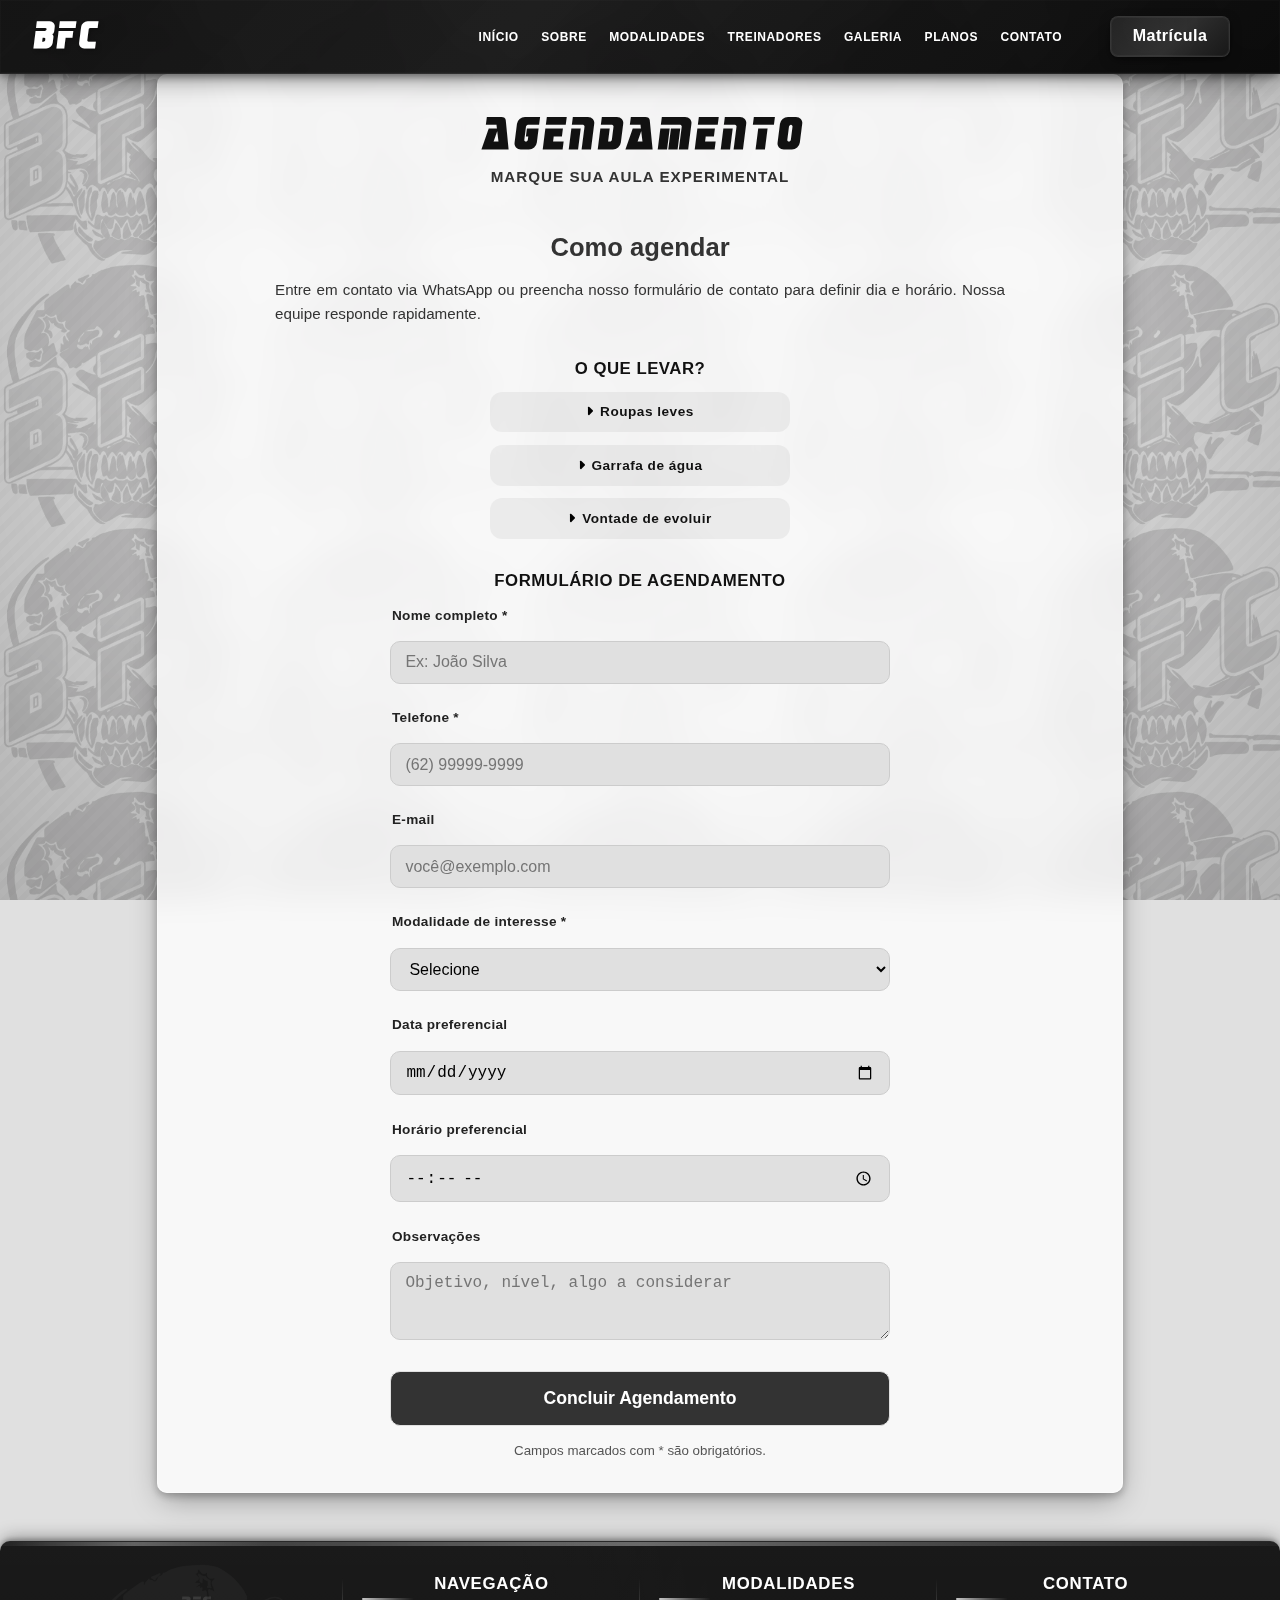
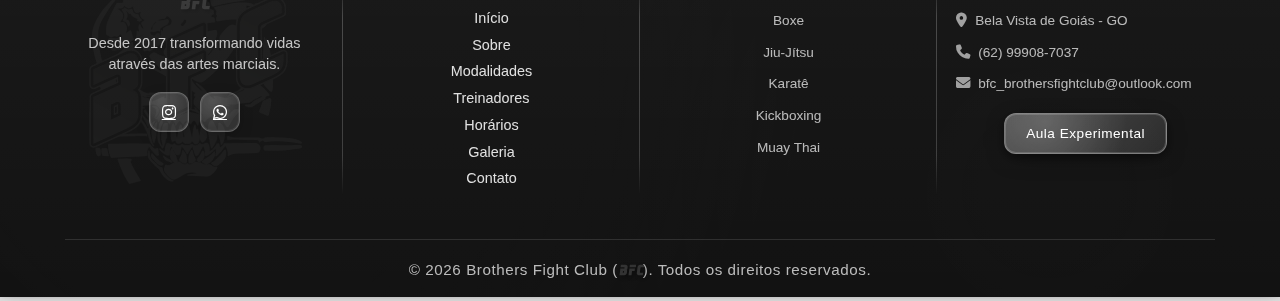
<file: agendamento.html>
<!DOCTYPE html>
<html lang="pt-BR">
<head>
	<meta charset="UTF-8">
	<title>Redirecionando...</title>
	<meta name="robots" content="noindex">
	<script>
	(function() {
		var folder = 'agendamento/';
		if (location.protocol === 'file:') {
			// Abrindo direto do disco: precisamos apontar explicitamente para o arquivo
			location.replace(folder + 'index.html');
		} else {
			// Ambiente HTTP/HTTPS: manter URL limpa com barra final
			if (!/\/_?$/.test(location.pathname)) {
				// Garante barra final
				location.replace('./' + folder);
			} else if (!location.pathname.endsWith('/agendamento/')) {
				location.replace('./' + folder);
			} // Caso já esteja /agendamento/ o servidor deve servir index.html
		}
	})();
	</script>
	<noscript>Se não redirecionar automaticamente abra <a href="agendamento/index.html">agendamento/index.html</a>.</noscript>
</head>
<body>Redirecionando...</body>
</html>
</file>
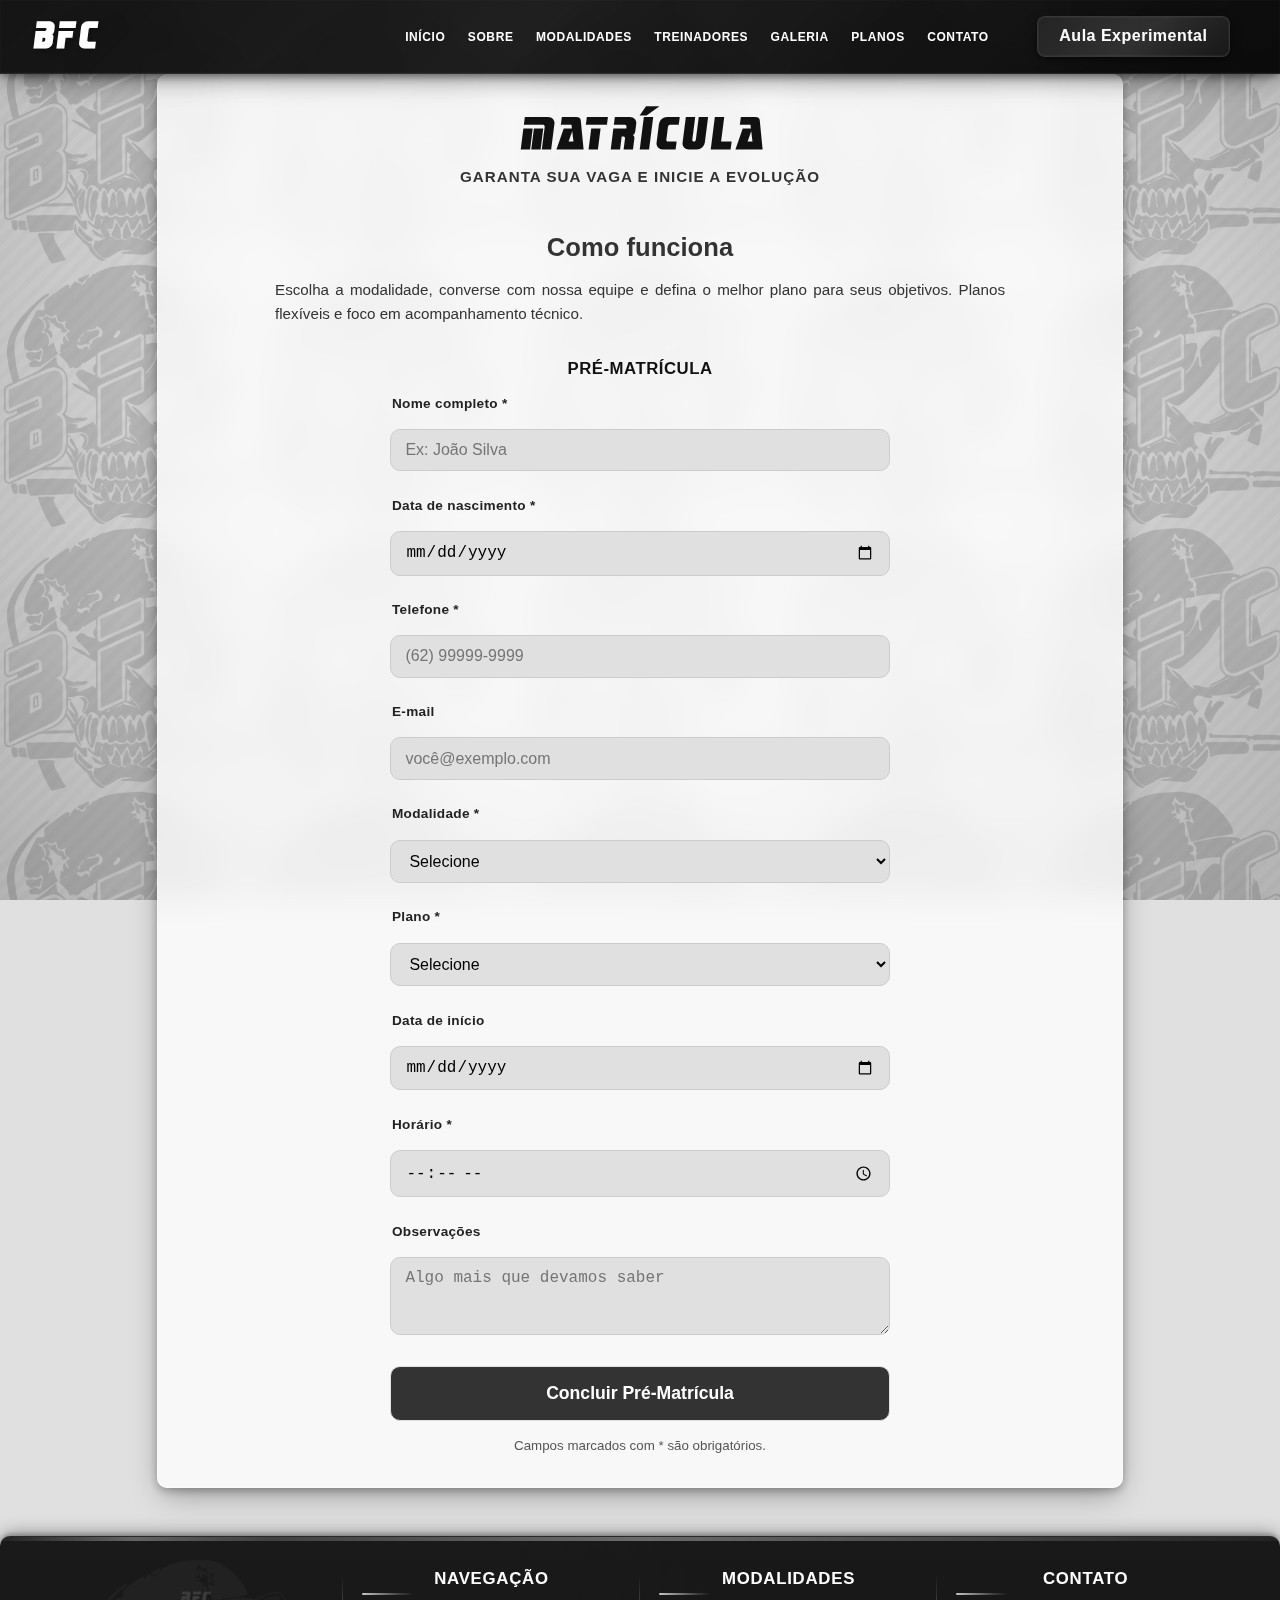
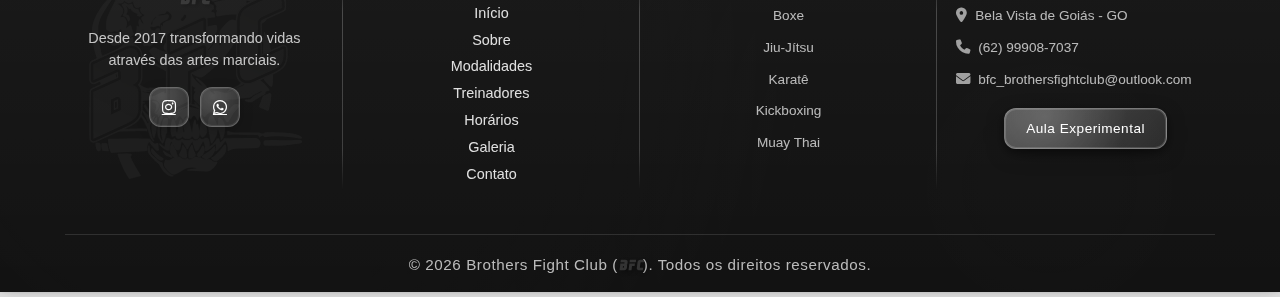
<file: matricula.html>
<!DOCTYPE html>
<html lang="pt-BR">
<head>
	<meta charset="UTF-8">
	<title>Redirecionando...</title>
	<meta name="robots" content="noindex">
	<script>
	(function() {
		var folder = 'matricula/';
		if (location.protocol === 'file:') {
			location.replace(folder + 'index.html');
		} else {
			if (!location.pathname.endsWith('/matricula/')) {
				location.replace('./' + folder);
			}
		}
	})();
	</script>
	<noscript>Se não redirecionar automaticamente abra <a href="matricula/index.html">matricula/index.html</a>.</noscript>
</head>
<body>Redirecionando...</body>
</html>
</file>
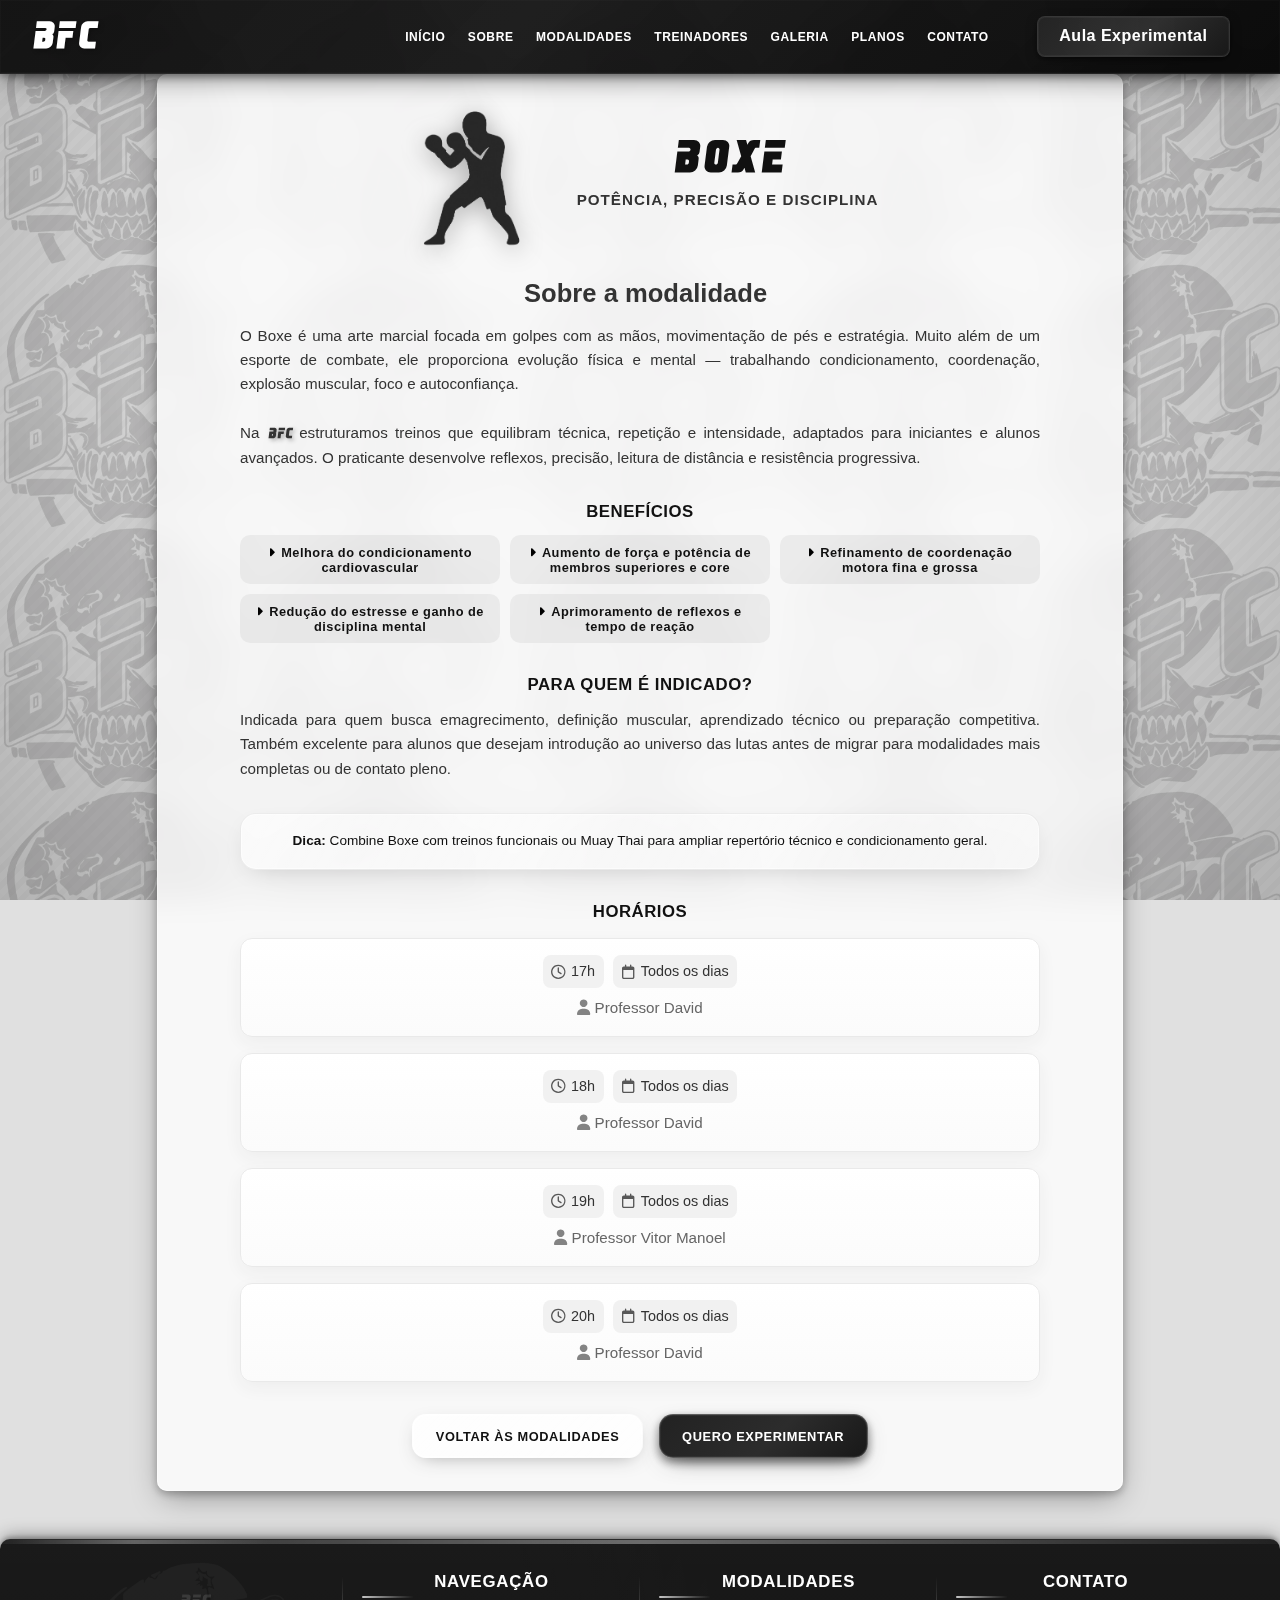
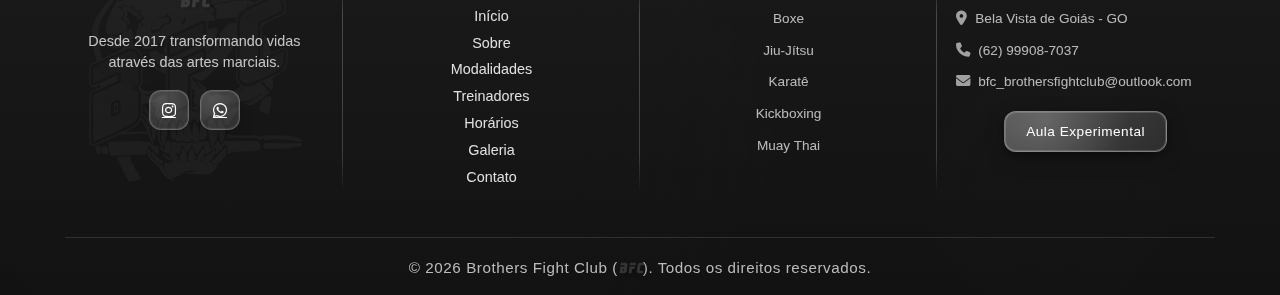
<file: modalidade/boxe.html>
<!DOCTYPE html>
<html lang="pt-BR">
<head>
  <meta charset="UTF-8" />
  <meta name="viewport" content="width=device-width,initial-scale=1.0" />
  <title>Aulas de Boxe - Brothers Fight Club | Academia em Bela Vista de Goiás</title>
  <meta name="description" content="Aulas de Boxe no Brothers Fight Club. Aprenda técnicas de boxe, melhore condicionamento físico e desenvolva disciplina. Aulas para iniciantes e avançados em Bela Vista de Goiás.">
  <meta name="keywords" content="aulas de boxe, boxe Bela Vista de Goiás, academia boxe, treino boxe, BFC, Brothers Fight Club">
  <meta name="robots" content="index, follow">
  
  <!-- Open Graph -->
  <meta property="og:title" content="Aulas de Boxe - Brothers Fight Club">
  <meta property="og:description" content="Potência, precisão e disciplina. Aprenda boxe com instrutores qualificados no BFC. Agende sua aula experimental gratuita!">
  <meta property="og:image" content="../assets/images/boxe.png">
  <meta property="og:url" content="https://bfc-brothersfightclub.com/modalidade/boxe.html">
  <meta property="og:type" content="website">
  
  <!-- Canonical -->
  <link rel="canonical" href="https://bfc-brothersfightclub.com/modalidade/boxe.html">
  <link rel="preconnect" href="https://fonts.googleapis.com">
  <link rel="preconnect" href="https://fonts.gstatic.com" crossorigin>
  <link href="https://fonts.googleapis.com/css2?family=Bebas+Neue:wght@400&family=Oswald:wght@700&display=swap" rel="stylesheet">
  <link rel="stylesheet" href="https://cdnjs.cloudflare.com/ajax/libs/font-awesome/6.4.2/css/all.min.css">
  <link rel="stylesheet" href="../assets/css/style.css" />
  <link rel="icon" type="image/png" href="../assets/images/logo.png">
  <link rel="shortcut icon" type="image/png" href="../assets/images/logo.png">
  
  <!-- Structured Data -->
  <script type="application/ld+json">
  {
    "@context": "https://schema.org",
    "@type": "Course",
    "name": "Aulas de Boxe",
    "description": "Curso de Boxe focado em potência, precisão e disciplina. Desenvolva condicionamento cardiovascular, força e técnicas de combate.",
    "provider": {
      "@type": "SportsClub",
      "name": "Brothers Fight Club",
      "address": {
        "@type": "PostalAddress",
        "addressLocality": "Bela Vista de Goiás",
        "addressRegion": "GO",
        "addressCountry": "BR"
      }
    },
    "courseMode": "In-Person",
    "educationalLevel": "Beginner to Advanced",
    "teaches": [
      "Técnicas de boxe",
      "Condicionamento cardiovascular",
      "Coordenação motora",
      "Disciplina mental",
      "Defesa pessoal"
    ]
  }
  </script>
</head>
<body>
<header>
  <nav class="site-nav">
    <a href="../index.html" class="logo bfc-font" aria-label="Página inicial">BFC</a>
    <button class="nav-toggle" aria-expanded="false" aria-label="Abrir menu" aria-controls="nav-menu">
      <span class="nav-line"></span>
      <span class="nav-line"></span>
      <span class="nav-line"></span>
    </button>
    <div id="nav-menu" class="nav-wrapper" data-nav>
      <ul class="nav-links">
        <li><a href="../index.html#inicio">Início</a></li>
        <li><a href="../index.html#sobre">Sobre</a></li>
        <li><a href="../index.html#modalidades">Modalidades</a></li>
        <li><a href="../index.html#equipe">Treinadores</a></li>
        <li><a href="../index.html#galeria">Galeria</a></li>
        <li><a href="../index.html#planos">Planos</a></li>
        <li><a href="../index.html#contato">Contato</a></li>
      </ul>
      <a href="../agendamento/" class="cta nav-cta" data-fallback="../agendamento/index.html">Aula Experimental</a>
    </div>
  </nav>
</header>
<main>
  <section class="mod-detalhe">
    <div class="mod-header">
      <img src="../assets/images/boxe.png" alt="Boxe" class="mod-hero-img" />
      <div class="mod-header-text">
        <h1>BOXE</h1>
        <p class="tagline">Potência, precisão e disciplina</p>
      </div>
    </div>
    <div class="mod-body">
      <h2>Sobre a modalidade</h2>
      <p>O Boxe é uma arte marcial focada em golpes com as mãos, movimentação de pés e estratégia. Muito além de um esporte de combate, ele proporciona evolução física e mental — trabalhando condicionamento, coordenação, explosão muscular, foco e autoconfiança.</p>
      <p>Na <span class="bfc-font">BFC</span> estruturamos treinos que equilibram técnica, repetição e intensidade, adaptados para iniciantes e alunos avançados. O praticante desenvolve reflexos, precisão, leitura de distância e resistência progressiva.</p>
      <h3>Benefícios</h3>
      <ul class="beneficios">
        <li>Melhora do condicionamento cardiovascular</li>
        <li>Aumento de força e potência de membros superiores e core</li>
        <li>Refinamento de coordenação motora fina e grossa</li>
        <li>Redução do estresse e ganho de disciplina mental</li>
        <li>Aprimoramento de reflexos e tempo de reação</li>
      </ul>
      <h3>Para quem é indicado?</h3>
      <p>Indicada para quem busca emagrecimento, definição muscular, aprendizado técnico ou preparação competitiva. Também excelente para alunos que desejam introdução ao universo das lutas antes de migrar para modalidades mais completas ou de contato pleno.</p>
      <div class="callout">
        <strong>Dica:</strong> Combine Boxe com treinos funcionais ou Muay Thai para ampliar repertório técnico e condicionamento geral.
      </div>
      <h3 id="horarios">Horários</h3>
      <ul class="horarios-list horarios-boxe" role="list">
        <li class="horario-card" role="listitem">
          <div class="horario-info">
            <span class="chip hora"><i class="fa-regular fa-clock" aria-hidden="true"></i> 17h</span>
            <span class="chip dias"><i class="fa-regular fa-calendar" aria-hidden="true"></i> Todos os dias</span>
          </div>
          <div class="prof"><i class="fa-solid fa-user" aria-hidden="true"></i> Professor David</div>
        </li>
        <li class="horario-card" role="listitem">
          <div class="horario-info">
            <span class="chip hora"><i class="fa-regular fa-clock" aria-hidden="true"></i> 18h</span>
            <span class="chip dias"><i class="fa-regular fa-calendar" aria-hidden="true"></i> Todos os dias</span>
          </div>
          <div class="prof"><i class="fa-solid fa-user" aria-hidden="true"></i> Professor David</div>
        </li>
        <li class="horario-card" role="listitem">
          <div class="horario-info">
            <span class="chip hora"><i class="fa-regular fa-clock" aria-hidden="true"></i> 19h</span>
            <span class="chip dias"><i class="fa-regular fa-calendar" aria-hidden="true"></i> Todos os dias</span>
          </div>
          <div class="prof"><i class="fa-solid fa-user" aria-hidden="true"></i> Professor Vitor Manoel</div>
        </li>
        <li class="horario-card" role="listitem">
          <div class="horario-info">
            <span class="chip hora"><i class="fa-regular fa-clock" aria-hidden="true"></i> 20h</span>
            <span class="chip dias"><i class="fa-regular fa-calendar" aria-hidden="true"></i> Todos os dias</span>
          </div>
          <div class="prof"><i class="fa-solid fa-user" aria-hidden="true"></i> Professor David</div>
        </li>
      </ul>
      <div class="mod-cta-group-center">
        <a href="../index.html#modalidades" class="mod-secondary-btn">Voltar às Modalidades</a>
        <a href="../agendamento/" class="mod-primary-btn" data-fallback="../agendamento/index.html">Quero experimentar</a>
      </div>
    </div>
  </section>
</main>
<footer>
  <div class="footer-top-accent"></div>
  <div class="footer-grid">
    <div class="footer-col footer-brand">
      <h3 class="bfc-font">BFC</h3>
      <p>Desde 2017 transformando vidas através das artes marciais.</p>
      <div class="social-mini">
        <a href="https://www.instagram.com/bfc_brothersfightclub?igsh=Z3NjMnc5bzZ0dXQ3&utm_source=qr" target="_blank" aria-label="Instagram"><i class="fab fa-instagram"></i></a>
        <a href="https://wa.me/5562999087037" target="_blank" aria-label="WhatsApp"><i class="fab fa-whatsapp"></i></a>
      </div>
    </div>
    <div class="footer-col">
      <h4>Navegação</h4>
      <ul class="footer-links">
        <li><a href="../index.html#inicio">Início</a></li>
        <li><a href="../index.html#sobre">Sobre</a></li>
        <li><a href="../index.html#modalidades">Modalidades</a></li>
        <li><a href="../index.html#equipe">Treinadores</a></li>
        <li><a href="../index.html#horarios">Horários</a></li>
        <li><a href="../index.html#galeria">Galeria</a></li>
        <li><a href="../index.html#contato">Contato</a></li>
      </ul>
    </div>
    <div class="footer-col footer-modalidades">
      <h4>Modalidades</h4>
      <ul class="footer-simple">
        <li>Boxe</li><li>Jiu-Jítsu</li><li>Karatê</li><li>Kickboxing</li><li>Muay Thai</li>
      </ul>
    </div>
    <div class="footer-col">
      <h4>Contato</h4>
      <ul class="footer-contact">
        <li><i class="fas fa-location-dot"></i> Bela Vista de Goiás - GO</li>
        <li><i class="fas fa-phone"></i> (62) 99908-7037</li>
        <li><i class="fas fa-envelope"></i> bfc_brothersfightclub@outlook.com</li>
      </ul>
      <a href="../agendamento/" data-fallback="../agendamento/index.html" class="footer-cta">Aula Experimental</a>
    </div>
  </div>
  <div class="footer-bottom"><span class="footer-copy">© <span id="year"></span> Brothers Fight Club (<span class="bfc-font">BFC</span>). Todos os direitos reservados.</span></div>
</footer>
<button id="to-top" aria-label="Voltar ao topo"><i class="fas fa-arrow-up"></i></button>
<script src="../assets/js/main.js"></script>
<script>(function(){if(location.protocol==='file:'){document.querySelectorAll('a[data-fallback]').forEach(a=>a.href=a.dataset.fallback);} })();</script>
</body>
</html>
</file>
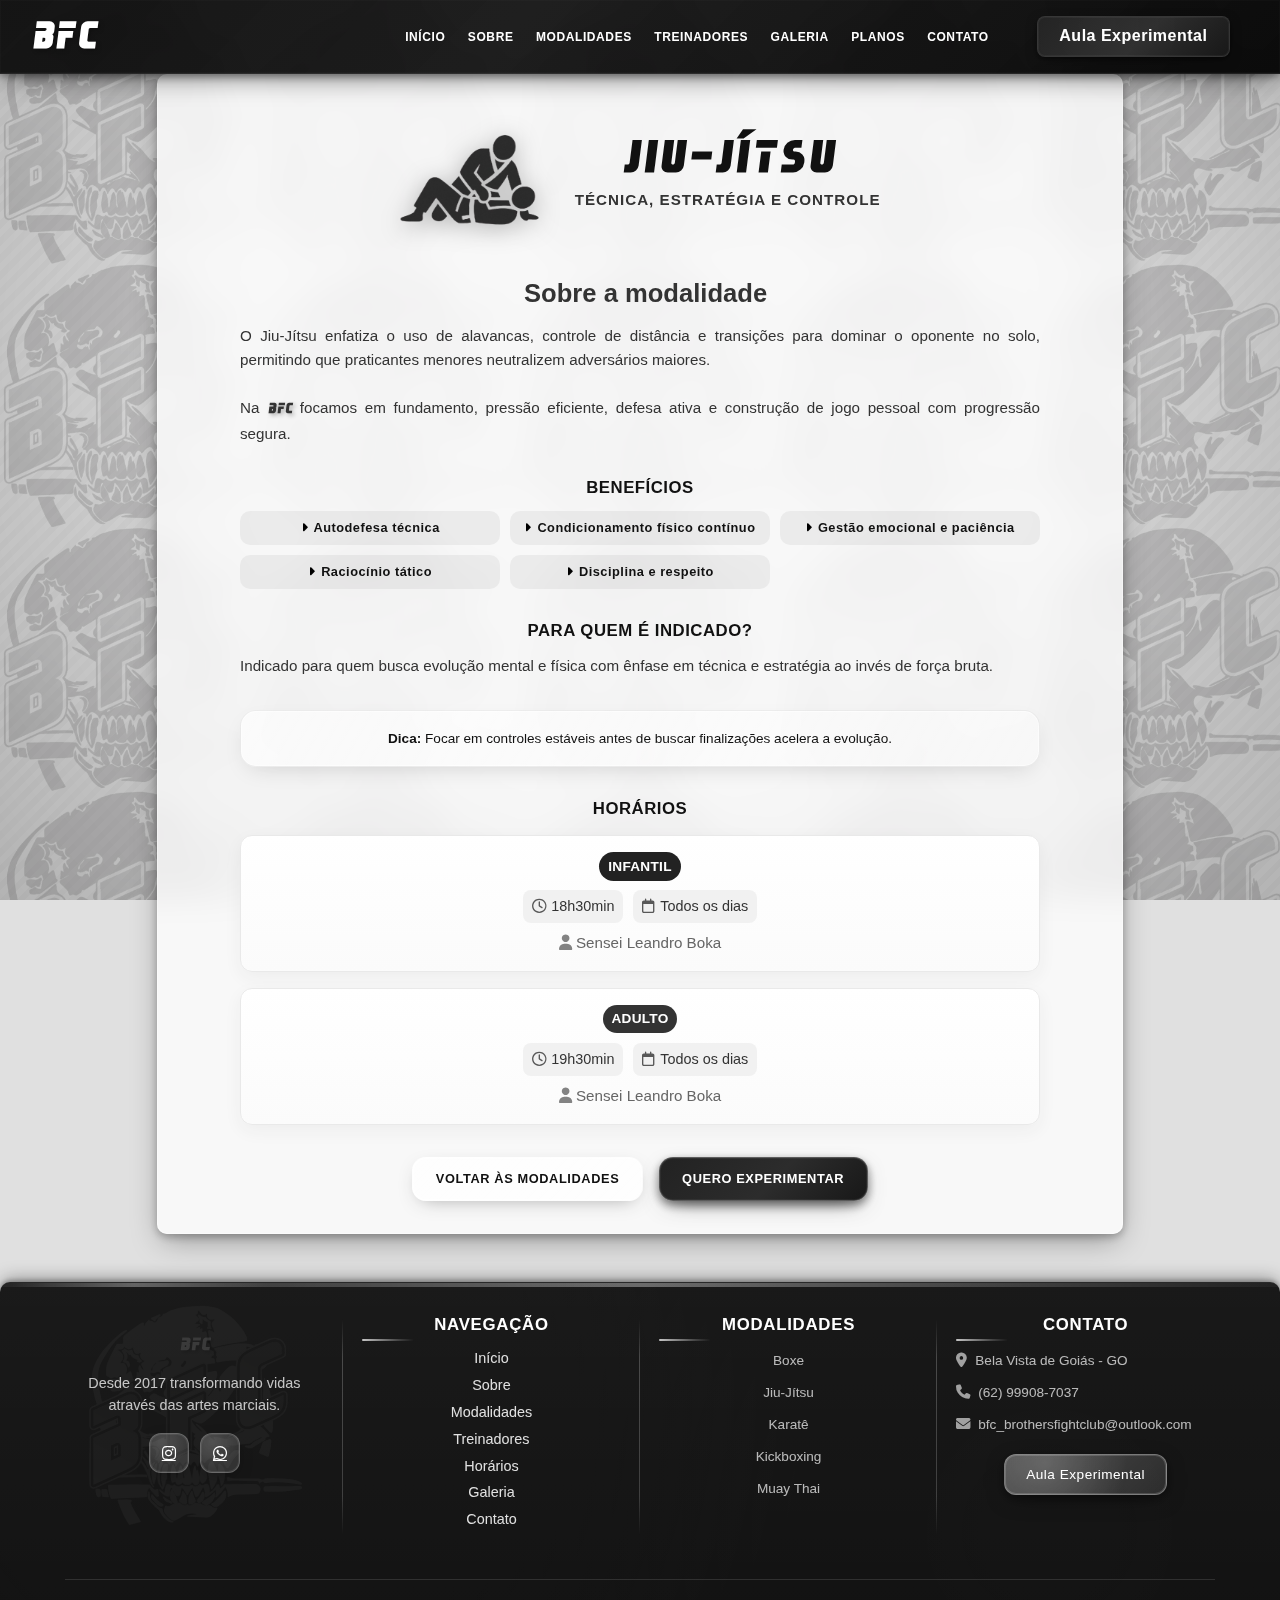
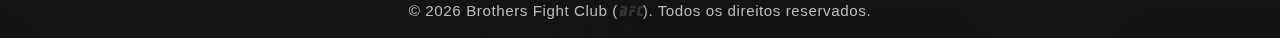
<file: modalidade/jiujitsu.html>
<!DOCTYPE html>
<html lang="pt-BR">
<head>
  <meta charset="UTF-8" />
  <meta name="viewport" content="width=device-width, initial-scale=1.0" />
  <title>Aulas de Jiu-Jítsu - Brothers Fight Club | Academia em Bela Vista de Goiás</title>
  <meta name="description" content="Aulas de Jiu-Jítsu Brasileiro no Brothers Fight Club. Arte suave focada em técnica, estratégia e eficiência. Aprenda defesa pessoal e desenvolva disciplina mental.">
  <meta name="keywords" content="jiu-jítsu, jiu-jítsu brasileiro, BJJ, arte suave, defesa pessoal, Bela Vista de Goiás, BFC">
  <meta name="robots" content="index, follow">
  
  <!-- Open Graph -->
  <meta property="og:title" content="Aulas de Jiu-Jítsu - Brothers Fight Club">
  <meta property="og:description" content="A arte suave que ensina como vencer através da técnica e estratégia. Aulas de Jiu-Jítsu para todos os níveis no BFC.">
  <meta property="og:image" content="../assets/images/jiujitsu.png">
  <meta property="og:url" content="https://bfc-brothersfightclub.com/modalidade/jiujitsu.html">
  
  <!-- Canonical -->
  <link rel="canonical" href="https://bfc-brothersfightclub.com/modalidade/jiujitsu.html">
  <link rel="preconnect" href="https://fonts.googleapis.com">
  <link rel="preconnect" href="https://fonts.gstatic.com" crossorigin>
  <link href="https://fonts.googleapis.com/css2?family=Bebas+Neue:wght@400&family=Oswald:wght@700&display=swap" rel="stylesheet">
  <link rel="stylesheet" href="https://cdnjs.cloudflare.com/ajax/libs/font-awesome/6.4.2/css/all.min.css">
  <link rel="stylesheet" href="../assets/css/style.css" />
  <link rel="icon" type="image/png" href="../assets/images/logo.png">
  <link rel="shortcut icon" type="image/png" href="../assets/images/logo.png">
  
  <!-- Structured Data -->
  <script type="application/ld+json">
  {
    "@context": "https://schema.org",
    "@type": "Course",
  "name": "Aulas de Jiu-Jítsu Brasileiro",
  "description": "Curso de Jiu-Jítsu Brasileiro (BJJ) focado em técnica, estratégia e eficiência. A arte suave que desenvolve disciplina mental e defesa pessoal.",
    "provider": {
      "@type": "SportsClub",
      "name": "Brothers Fight Club",
      "address": {
        "@type": "PostalAddress",
        "addressLocality": "Bela Vista de Goiás",
        "addressRegion": "GO",
        "addressCountry": "BR"
      }
    },
    "courseMode": "In-Person",
    "educationalLevel": "Beginner to Advanced",
    "teaches": [
  "Técnicas de Jiu-Jítsu Brasileiro",
      "Estratégia e tática",
      "Defesa pessoal",
      "Disciplina mental",
      "Flexibilidade e condicionamento"
    ]
  }
  </script>
</head>
<body>
  <header>
    <nav class="site-nav">
      <a href="../index.html" class="logo bfc-font" aria-label="Página inicial">BFC</a>
      <button class="nav-toggle" aria-expanded="false" aria-label="Abrir menu" aria-controls="nav-menu">
        <span class="nav-line"></span>
        <span class="nav-line"></span>
        <span class="nav-line"></span>
      </button>
      <div id="nav-menu" class="nav-wrapper" data-nav>
        <ul class="nav-links">
          <li><a href="../index.html#inicio">Início</a></li>
          <li><a href="../index.html#sobre">Sobre</a></li>
          <li><a href="../index.html#modalidades">Modalidades</a></li>
          <li><a href="../index.html#equipe">Treinadores</a></li>
          <li><a href="../index.html#galeria">Galeria</a></li>
          <li><a href="../index.html#planos">Planos</a></li>
          <li><a href="../index.html#contato">Contato</a></li>
        </ul>
        <a href="../agendamento/" class="cta nav-cta" data-fallback="../agendamento/index.html">Aula Experimental</a>
      </div>
    </nav>
  </header>
  <main>
    <section class="mod-detalhe">
      <div class="mod-header">
        <img src="../assets/images/jiujitsu.png" alt="Jiu-Jítsu" class="mod-hero-img" />
        <div class="mod-header-text">
          <h1>JIU-JÍTSU</h1>
          <p class="tagline">Técnica, estratégia e controle</p>
        </div>
      </div>
      <div class="mod-body">
        <h2>Sobre a modalidade</h2>
        <p>O Jiu-Jítsu enfatiza o uso de alavancas, controle de distância e transições para dominar o oponente no solo, permitindo que praticantes menores neutralizem adversários maiores.</p>
        <p>Na <span class="bfc-font">BFC</span> focamos em fundamento, pressão eficiente, defesa ativa e construção de jogo pessoal com progressão segura.</p>
        <h3>Benefícios</h3>
        <ul class="beneficios">
          <li>Autodefesa técnica</li>
          <li>Condicionamento físico contínuo</li>
          <li>Gestão emocional e paciência</li>
          <li>Raciocínio tático</li>
          <li>Disciplina e respeito</li>
        </ul>
        <h3>Para quem é indicado?</h3>
        <p>Indicado para quem busca evolução mental e física com ênfase em técnica e estratégia ao invés de força bruta.</p>
        <div class="callout"><strong>Dica:</strong> Focar em controles estáveis antes de buscar finalizações acelera a evolução.</div>
        <h3 id="horarios">Horários</h3>
        <ul class="horarios-list horarios-jiujitsu" role="list">
          <li class="horario-card infantil" role="listitem">
            <div class="horario-head"><span class="tag">Infantil</span></div>
            <div class="horario-info">
              <span class="chip hora"><i class="fa-regular fa-clock" aria-hidden="true"></i> 18h30min</span>
              <span class="chip dias"><i class="fa-regular fa-calendar" aria-hidden="true"></i> Todos os dias</span>
            </div>
            <div class="prof"><i class="fa-solid fa-user" aria-hidden="true"></i> Sensei Leandro Boka</div>
          </li>
          <li class="horario-card adulto" role="listitem">
            <div class="horario-head"><span class="tag">Adulto</span></div>
            <div class="horario-info">
              <span class="chip hora"><i class="fa-regular fa-clock" aria-hidden="true"></i> 19h30min</span>
              <span class="chip dias"><i class="fa-regular fa-calendar" aria-hidden="true"></i> Todos os dias</span>
            </div>
            <div class="prof"><i class="fa-solid fa-user" aria-hidden="true"></i> Sensei Leandro Boka</div>
          </li>
        </ul>
        <div class="mod-cta-group-center">
          <a href="../index.html#modalidades" class="mod-secondary-btn">Voltar às Modalidades</a>
          <a href="../agendamento/" class="mod-primary-btn" data-fallback="../agendamento/index.html">Quero experimentar</a>
        </div>
      </div>
    </section>
  </main>
  <footer>
    <div class="footer-top-accent"></div>
    <div class="footer-grid">
      <div class="footer-col footer-brand">
        <h3 class="bfc-font">BFC</h3>
        <p>Desde 2017 transformando vidas através das artes marciais.</p>
        <div class="social-mini">
          <a href="https://www.instagram.com/bfc_brothersfightclub?igsh=Z3NjMnc5bzZ0dXQ3&utm_source=qr" target="_blank" aria-label="Instagram"><i class="fab fa-instagram"></i></a>
          <a href="https://wa.me/5562999087037" target="_blank" aria-label="WhatsApp"><i class="fab fa-whatsapp"></i></a>
        </div>
      </div>
      <div class="footer-col">
        <h4>Navegação</h4>
        <ul class="footer-links">
          <li><a href="../index.html#inicio">Início</a></li>
          <li><a href="../index.html#sobre">Sobre</a></li>
          <li><a href="../index.html#modalidades">Modalidades</a></li>
          <li><a href="../index.html#equipe">Treinadores</a></li>
          <li><a href="../index.html#horarios">Horários</a></li>
          <li><a href="../index.html#galeria">Galeria</a></li>
          <li><a href="../index.html#contato">Contato</a></li>
        </ul>
      </div>
      <div class="footer-col footer-modalidades">
        <h4>Modalidades</h4>
        <ul class="footer-simple">
          <li>Boxe</li><li>Jiu-Jítsu</li><li>Karatê</li><li>Kickboxing</li><li>Muay Thai</li>
        </ul>
      </div>
      <div class="footer-col">
        <h4>Contato</h4>
        <ul class="footer-contact">
          <li><i class="fas fa-location-dot"></i> Bela Vista de Goiás - GO</li>
          <li><i class="fas fa-phone"></i> (62) 99908-7037</li>
          <li><i class="fas fa-envelope"></i> bfc_brothersfightclub@outlook.com</li>
        </ul>
        <a href="../agendamento/" data-fallback="../agendamento/index.html" class="footer-cta">Aula Experimental</a>
      </div>
    </div>
    <div class="footer-bottom"><span class="footer-copy">© <span id="year"></span> Brothers Fight Club (<span class="bfc-font">BFC</span>). Todos os direitos reservados.</span></div>
  </footer>
  <button id="to-top" aria-label="Voltar ao topo"><i class="fas fa-arrow-up"></i></button>
  <script src="../assets/js/main.js"></script>
  <script>
    // Garante que links com âncora funcionem corretamente ao vir de páginas externas
    (function(){
      if(location.protocol==='file:'){
        document.querySelectorAll('a[data-fallback]').forEach(a=>a.href=a.dataset.fallback);
      }
      
      // Melhora navegação para âncoras externas
      document.querySelectorAll('a[href*="#"]').forEach(link => {
        link.addEventListener('click', function(e) {
          const href = this.getAttribute('href');
          if (href.includes('#') && !href.startsWith('#')) {
            // É um link externo com âncora, deixa o comportamento padrão
            return true;
          }
        });
      });
    })();
  </script>
</body>
</html>
</file>
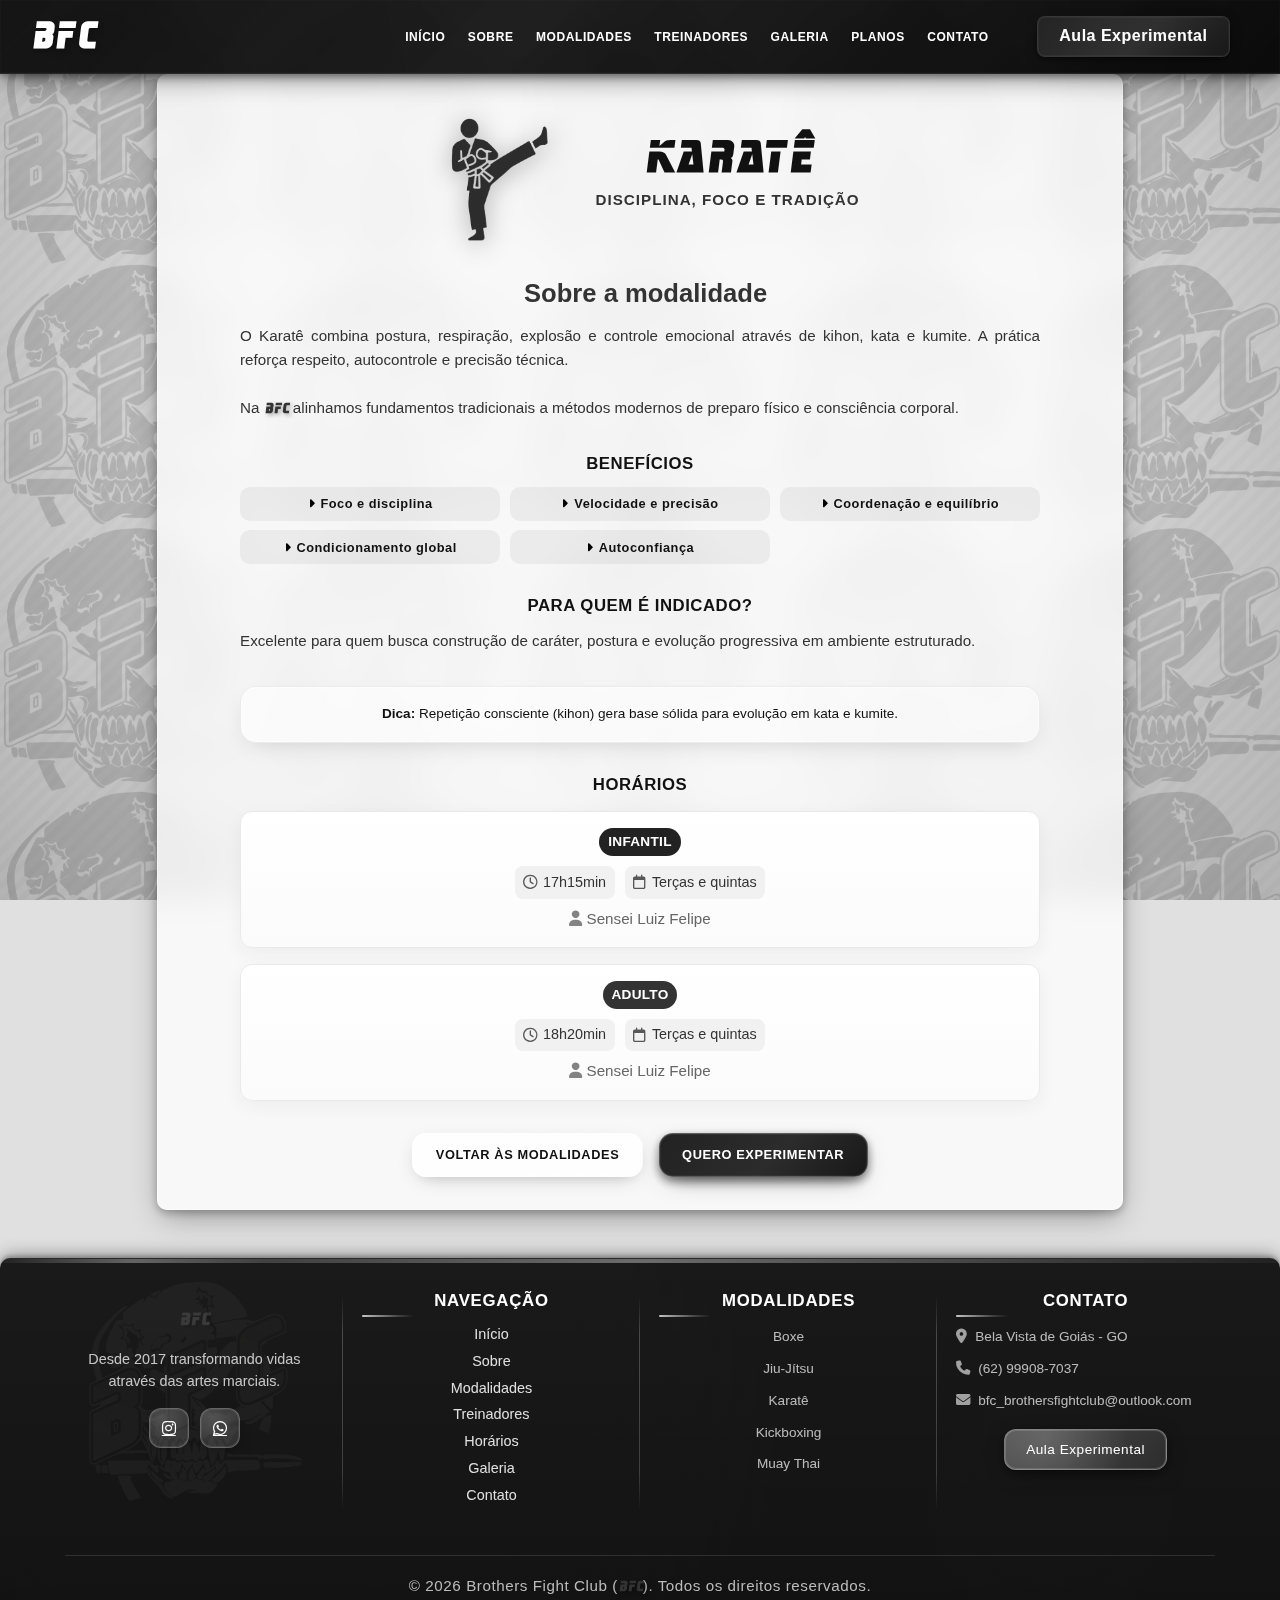
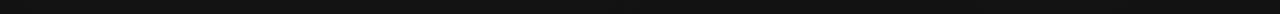
<file: modalidade/karate.html>
<!DOCTYPE html>
<html lang="pt-BR">
<head>
  <meta charset="UTF-8" />
  <meta name="viewport" content="width=device-width, initial-scale=1.0" />
  <title>Aulas de Karatê - Brothers Fight Club | Academia em Bela Vista de Goiás</title>
  <meta name="description" content="Aulas de Karatê no Brothers Fight Club. Arte marcial tradicional que desenvolve disciplina, respeito e técnicas de defesa pessoal. Para todas as idades.">
  <meta name="keywords" content="karatê, arte marcial tradicional, disciplina, defesa pessoal, Bela Vista de Goiás, BFC">
  <meta name="robots" content="index, follow">
  
  <!-- Open Graph -->
  <meta property="og:title" content="Aulas de Karatê - Brothers Fight Club">
  <meta property="og:description" content="Tradição, disciplina e respeito. Aprenda Karatê com instrutores experientes no BFC. Desenvolva técnicas e valores para a vida.">
  <meta property="og:image" content="../assets/images/karate.png">
  <meta property="og:url" content="https://bfc-brothersfightclub.com/modalidade/karate.html">
  
  <!-- Canonical -->
  <link rel="canonical" href="https://bfc-brothersfightclub.com/modalidade/karate.html">
  <link rel="preconnect" href="https://fonts.googleapis.com">
  <link rel="preconnect" href="https://fonts.gstatic.com" crossorigin>
  <link href="https://fonts.googleapis.com/css2?family=Bebas+Neue:wght@400&family=Oswald:wght@700&display=swap" rel="stylesheet">
  <link rel="stylesheet" href="https://cdnjs.cloudflare.com/ajax/libs/font-awesome/6.4.2/css/all.min.css">
  <link rel="stylesheet" href="../assets/css/style.css" />
  <link rel="icon" type="image/png" href="../assets/images/logo.png">
  <link rel="shortcut icon" type="image/png" href="../assets/images/logo.png">
  
  <!-- Structured Data -->
  <script type="application/ld+json">
  {
    "@context": "https://schema.org",
    "@type": "Course",
    "name": "Aulas de Karatê",
    "description": "Curso de Karatê tradicional focado em disciplina, respeito e técnicas de defesa pessoal. Desenvolve valores e caráter através da arte marcial.",
    "provider": {
      "@type": "SportsClub",
      "name": "Brothers Fight Club",
      "address": {
        "@type": "PostalAddress",
        "addressLocality": "Bela Vista de Goiás",
        "addressRegion": "GO",
        "addressCountry": "BR"
      }
    },
    "courseMode": "In-Person",
    "educationalLevel": "Beginner to Advanced",
    "teaches": [
      "Técnicas tradicionais de Karatê",
      "Disciplina e respeito",
      "Defesa pessoal",
      "Valores e caráter",
      "Condicionamento físico"
    ]
  }
  </script>
</head>
<body>
  <header>
    <nav class="site-nav">
      <a href="../index.html" class="logo bfc-font" aria-label="Página inicial">BFC</a>
      <button class="nav-toggle" aria-expanded="false" aria-label="Abrir menu" aria-controls="nav-menu">
        <span class="nav-line"></span>
        <span class="nav-line"></span>
        <span class="nav-line"></span>
      </button>
      <div id="nav-menu" class="nav-wrapper" data-nav>
        <ul class="nav-links">
          <li><a href="../index.html#inicio">Início</a></li>
          <li><a href="../index.html#sobre">Sobre</a></li>
          <li><a href="../index.html#modalidades">Modalidades</a></li>
          <li><a href="../index.html#equipe">Treinadores</a></li>
          <li><a href="../index.html#galeria">Galeria</a></li>
          <li><a href="../index.html#planos">Planos</a></li>
          <li><a href="../index.html#contato">Contato</a></li>
        </ul>
        <a href="../agendamento/" class="cta nav-cta" data-fallback="../agendamento/index.html">Aula Experimental</a>
      </div>
    </nav>
  </header>
  <main>
    <section class="mod-detalhe">
      <div class="mod-header">
        <img src="../assets/images/karate.png" alt="Karatê" class="mod-hero-img" />
        <div class="mod-header-text">
          <h1>KARATÊ</h1>
          <p class="tagline">Disciplina, foco e tradição</p>
        </div>
      </div>
      <div class="mod-body">
        <h2>Sobre a modalidade</h2>
        <p>O Karatê combina postura, respiração, explosão e controle emocional através de kihon, kata e kumite. A prática reforça respeito, autocontrole e precisão técnica.</p>
        <p>Na <span class="bfc-font">BFC</span> alinhamos fundamentos tradicionais a métodos modernos de preparo físico e consciência corporal.</p>
        <h3>Benefícios</h3>
        <ul class="beneficios">
          <li>Foco e disciplina</li>
          <li>Velocidade e precisão</li>
          <li>Coordenação e equilíbrio</li>
          <li>Condicionamento global</li>
          <li>Autoconfiança</li>
        </ul>
        <h3>Para quem é indicado?</h3>
        <p>Excelente para quem busca construção de caráter, postura e evolução progressiva em ambiente estruturado.</p>
        <div class="callout"><strong>Dica:</strong> Repetição consciente (kihon) gera base sólida para evolução em kata e kumite.</div>
        <h3 id="horarios">Horários</h3>
        <ul class="horarios-list horarios-karate" role="list">
          <li class="horario-card infantil" role="listitem">
            <div class="horario-head"><span class="tag">Infantil</span></div>
            <div class="horario-info">
              <span class="chip hora"><i class="fa-regular fa-clock" aria-hidden="true"></i> 17h15min</span>
              <span class="chip dias"><i class="fa-regular fa-calendar" aria-hidden="true"></i> Terças e quintas</span>
            </div>
            <div class="prof"><i class="fa-solid fa-user" aria-hidden="true"></i> Sensei Luiz Felipe</div>
          </li>
          <li class="horario-card adulto" role="listitem">
            <div class="horario-head"><span class="tag">Adulto</span></div>
            <div class="horario-info">
              <span class="chip hora"><i class="fa-regular fa-clock" aria-hidden="true"></i> 18h20min</span>
              <span class="chip dias"><i class="fa-regular fa-calendar" aria-hidden="true"></i> Terças e quintas</span>
            </div>
            <div class="prof"><i class="fa-solid fa-user" aria-hidden="true"></i> Sensei Luiz Felipe</div>
          </li>
        </ul>
        <div class="mod-cta-group-center">
          <a href="../index.html#modalidades" class="mod-secondary-btn">Voltar às Modalidades</a>
          <a href="../agendamento/" class="mod-primary-btn" data-fallback="../agendamento/index.html">Quero experimentar</a>
        </div>
      </div>
    </section>
  </main>
  <footer>
    <div class="footer-top-accent"></div>
    <div class="footer-grid">
      <div class="footer-col footer-brand">
        <h3 class="bfc-font">BFC</h3>
        <p>Desde 2017 transformando vidas através das artes marciais.</p>
        <div class="social-mini">
          <a href="https://www.instagram.com/bfc_brothersfightclub?igsh=Z3NjMnc5bzZ0dXQ3&utm_source=qr" target="_blank" aria-label="Instagram"><i class="fab fa-instagram"></i></a>
          <a href="https://wa.me/5562999087037" target="_blank" aria-label="WhatsApp"><i class="fab fa-whatsapp"></i></a>
        </div>
      </div>
      <div class="footer-col">
        <h4>Navegação</h4>
        <ul class="footer-links">
          <li><a href="../index.html#inicio">Início</a></li>
          <li><a href="../index.html#sobre">Sobre</a></li>
          <li><a href="../index.html#modalidades">Modalidades</a></li>
          <li><a href="../index.html#equipe">Treinadores</a></li>
          <li><a href="../index.html#horarios">Horários</a></li>
          <li><a href="../index.html#galeria">Galeria</a></li>
          <li><a href="../index.html#contato">Contato</a></li>
        </ul>
      </div>
      <div class="footer-col footer-modalidades">
        <h4>Modalidades</h4>
        <ul class="footer-simple">
          <li>Boxe</li><li>Jiu-Jítsu</li><li>Karatê</li><li>Kickboxing</li><li>Muay Thai</li>
        </ul>
      </div>
      <div class="footer-col">
        <h4>Contato</h4>
        <ul class="footer-contact">
          <li><i class="fas fa-location-dot"></i> Bela Vista de Goiás - GO</li>
          <li><i class="fas fa-phone"></i> (62) 99908-7037</li>
          <li><i class="fas fa-envelope"></i> bfc_brothersfightclub@outlook.com</li>
        </ul>
        <a href="../agendamento/" data-fallback="../agendamento/index.html" class="footer-cta">Aula Experimental</a>
      </div>
    </div>
    <div class="footer-bottom"><span class="footer-copy">© <span id="year"></span> Brothers Fight Club (<span class="bfc-font">BFC</span>). Todos os direitos reservados.</span></div>
  </footer>
  <button id="to-top" aria-label="Voltar ao topo"><i class="fas fa-arrow-up"></i></button>
  <script src="../assets/js/main.js"></script>
  <script>
    // Garante que links com âncora funcionem corretamente ao vir de páginas externas
    (function(){
      if(location.protocol==='file:'){
        document.querySelectorAll('a[data-fallback]').forEach(a=>a.href=a.dataset.fallback);
      }
      
      // Melhora navegação para âncoras externas
      document.querySelectorAll('a[href*="#"]').forEach(link => {
        link.addEventListener('click', function(e) {
          const href = this.getAttribute('href');
          if (href.includes('#') && !href.startsWith('#')) {
            // É um link externo com âncora, deixa o comportamento padrão
            return true;
          }
        });
      });
    })();
  </script>
</body>
</html>
</file>
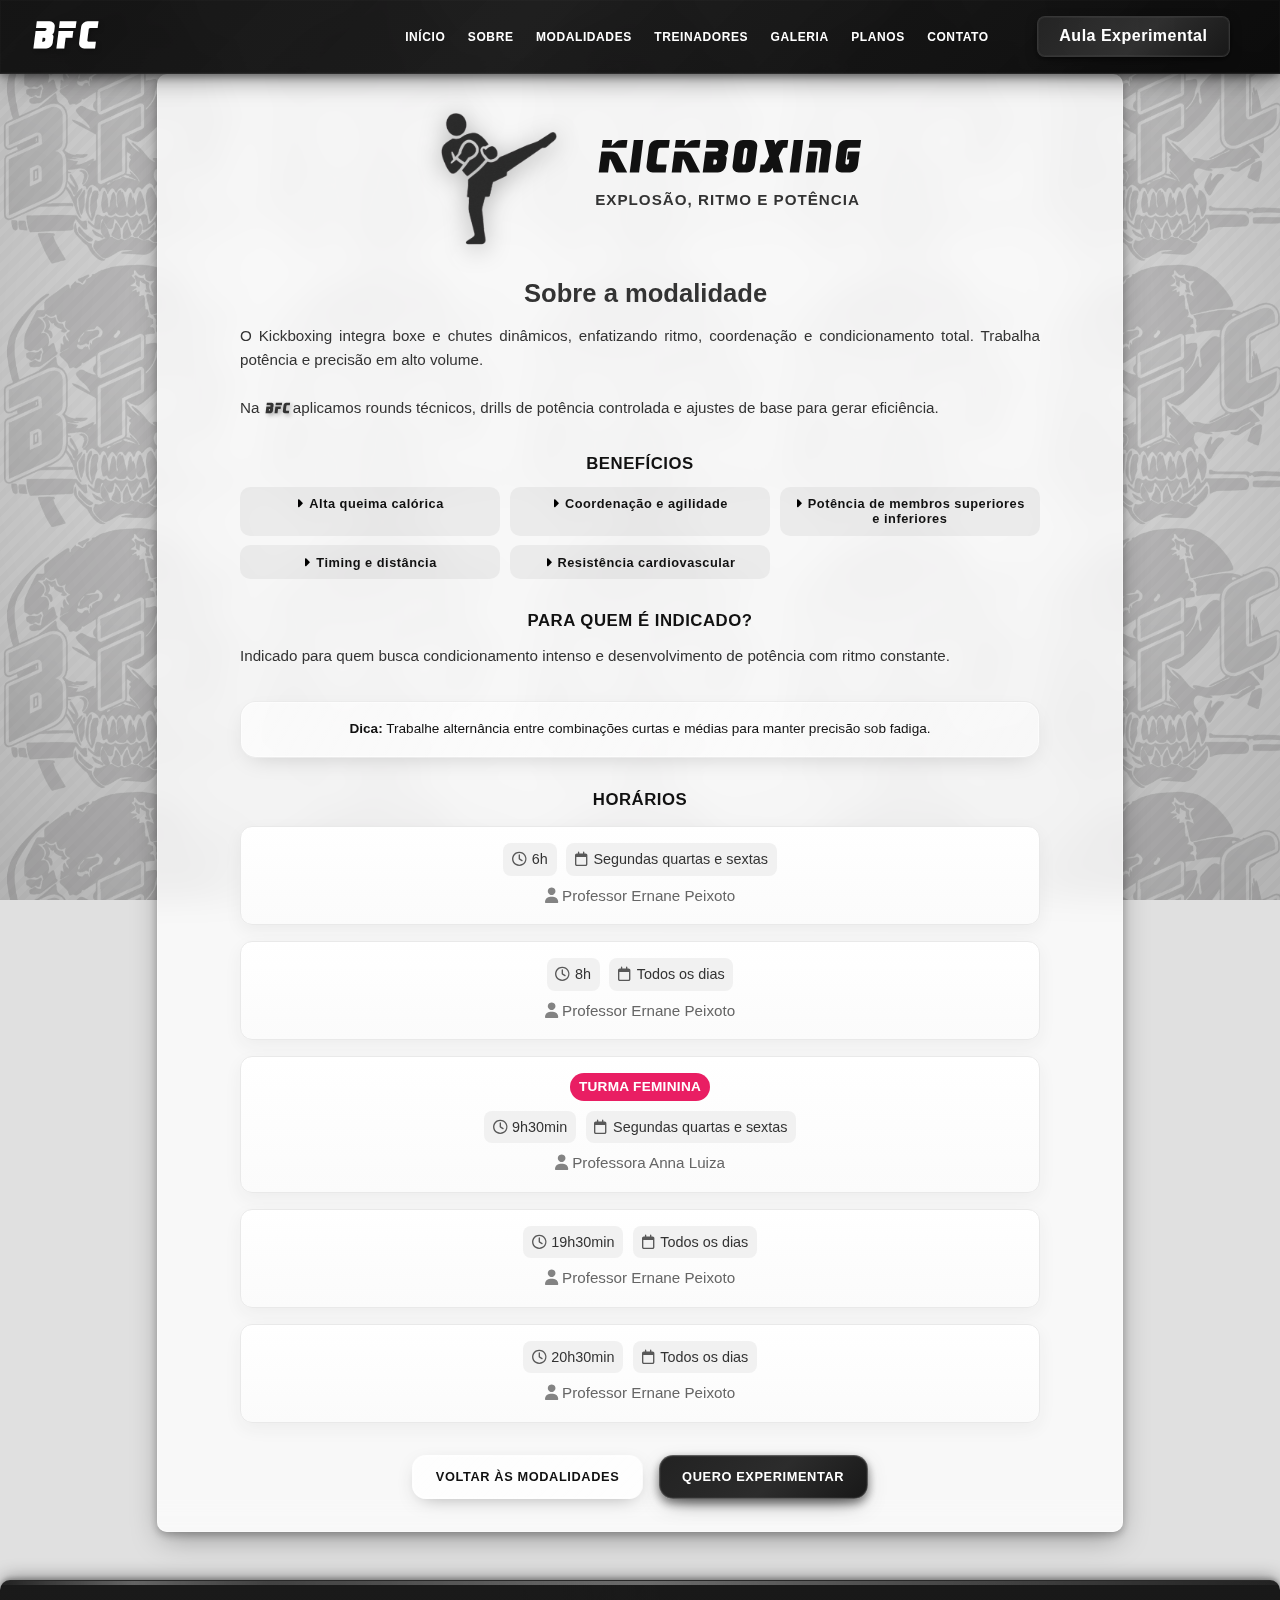
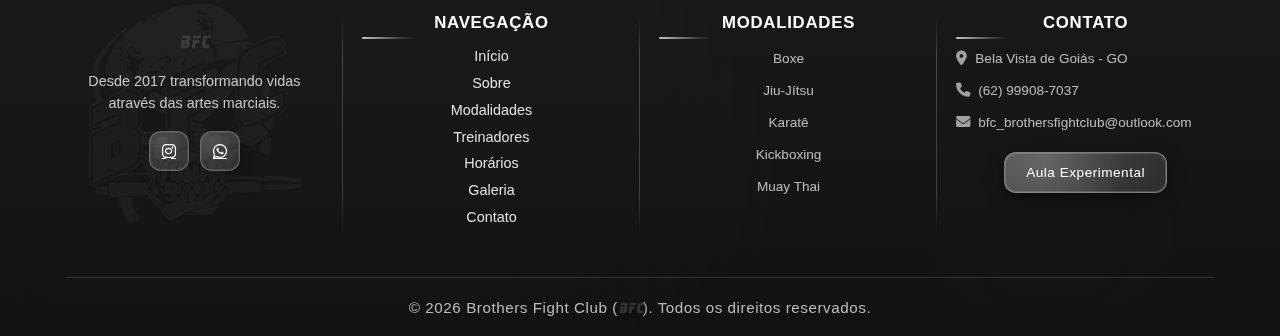
<file: modalidade/kickboxing.html>
<!DOCTYPE html>
<html lang="pt-BR">
<head>
  <meta charset="UTF-8" />
  <meta name="viewport" content="width=device-width, initial-scale=1.0" />
  <title>Aulas de Kickboxing - Brothers Fight Club | Academia em Bela Vista de Goiás</title>
  <meta name="description" content="Aulas de Kickboxing no Brothers Fight Club. Combine técnicas de boxe e chutes em um treino completo. Desenvolva agilidade, força e condicionamento.">
  <meta name="keywords" content="kickboxing, treino completo, agilidade, força, condicionamento, Bela Vista de Goiás, BFC">
  <meta name="robots" content="index, follow">
  
  <!-- Open Graph -->
  <meta property="og:title" content="Aulas de Kickboxing - Brothers Fight Club">
  <meta property="og:description" content="Explosão e versatilidade. Combine técnicas de punhos e chutes no Kickboxing do BFC. Treino completo para corpo e mente.">
  <meta property="og:image" content="../assets/images/kickboxing.png">
  <meta property="og:url" content="https://bfc-brothersfightclub.com/modalidade/kickboxing.html">
  
  <!-- Canonical -->
  <link rel="canonical" href="https://bfc-brothersfightclub.com/modalidade/kickboxing.html">
  <link rel="preconnect" href="https://fonts.googleapis.com">
  <link rel="preconnect" href="https://fonts.gstatic.com" crossorigin>
  <link href="https://fonts.googleapis.com/css2?family=Bebas+Neue:wght@400&family=Oswald:wght@700&display=swap" rel="stylesheet">
  <link rel="stylesheet" href="https://cdnjs.cloudflare.com/ajax/libs/font-awesome/6.4.2/css/all.min.css">
  <link rel="stylesheet" href="../assets/css/style.css" />
  <link rel="icon" type="image/png" href="../assets/images/logo.png">
  <link rel="shortcut icon" type="image/png" href="../assets/images/logo.png">
  
  <!-- Structured Data -->
  <script type="application/ld+json">
  {
    "@context": "https://schema.org",
    "@type": "Course",
    "name": "Aulas de Kickboxing",
    "description": "Curso de Kickboxing que combina técnicas de boxe e chutes. Desenvolve explosão, versatilidade e condicionamento físico completo.",
    "provider": {
      "@type": "SportsClub",
      "name": "Brothers Fight Club",
      "address": {
        "@type": "PostalAddress",
        "addressLocality": "Bela Vista de Goiás",
        "addressRegion": "GO",
        "addressCountry": "BR"
      }
    },
    "courseMode": "In-Person",
    "educationalLevel": "Beginner to Advanced",
    "teaches": [
      "Técnicas de Kickboxing",
      "Combinações de punhos e chutes",
      "Agilidade e explosão",
      "Condicionamento físico",
      "Defesa pessoal"
    ]
  }
  </script>
</head>
<body>
  <header>
    <nav class="site-nav">
      <a href="../index.html" class="logo bfc-font" aria-label="Página inicial">BFC</a>
      <button class="nav-toggle" aria-expanded="false" aria-label="Abrir menu" aria-controls="nav-menu">
        <span class="nav-line"></span>
        <span class="nav-line"></span>
        <span class="nav-line"></span>
      </button>
      <div id="nav-menu" class="nav-wrapper" data-nav>
        <ul class="nav-links">
          <li><a href="../index.html#inicio">Início</a></li>
          <li><a href="../index.html#sobre">Sobre</a></li>
          <li><a href="../index.html#modalidades">Modalidades</a></li>
          <li><a href="../index.html#equipe">Treinadores</a></li>
          <li><a href="../index.html#galeria">Galeria</a></li>
          <li><a href="../index.html#planos">Planos</a></li>
          <li><a href="../index.html#contato">Contato</a></li>
        </ul>
        <a href="../agendamento/" class="cta nav-cta" data-fallback="../agendamento/index.html">Aula Experimental</a>
      </div>
    </nav>
  </header>
  <main>
    <section class="mod-detalhe">
      <div class="mod-header">
        <img src="../assets/images/kickboxing.png" alt="Kickboxing" class="mod-hero-img" />
        <div class="mod-header-text">
          <h1>KICKBOXING</h1>
          <p class="tagline">Explosão, ritmo e potência</p>
        </div>
      </div>
      <div class="mod-body">
        <h2>Sobre a modalidade</h2>
        <p>O Kickboxing integra boxe e chutes dinâmicos, enfatizando ritmo, coordenação e condicionamento total. Trabalha potência e precisão em alto volume.</p>
        <p>Na <span class="bfc-font">BFC</span> aplicamos rounds técnicos, drills de potência controlada e ajustes de base para gerar eficiência.</p>
        <h3>Benefícios</h3>
        <ul class="beneficios">
          <li>Alta queima calórica</li>
          <li>Coordenação e agilidade</li>
          <li>Potência de membros superiores e inferiores</li>
          <li>Timing e distância</li>
          <li>Resistência cardiovascular</li>
        </ul>
        <h3>Para quem é indicado?</h3>
        <p>Indicado para quem busca condicionamento intenso e desenvolvimento de potência com ritmo constante.</p>
        <div class="callout"><strong>Dica:</strong> Trabalhe alternância entre combinações curtas e médias para manter precisão sob fadiga.</div>
        <h3 id="horarios">Horários</h3>
        <ul class="horarios-list horarios-kickboxing" role="list">
          <li class="horario-card" role="listitem">
            <div class="horario-info">
              <span class="chip hora"><i class="fa-regular fa-clock" aria-hidden="true"></i> 6h</span>
              <span class="chip dias"><i class="fa-regular fa-calendar" aria-hidden="true"></i> Segundas quartas e sextas</span>
            </div>
            <div class="prof"><i class="fa-solid fa-user" aria-hidden="true"></i> Professor Ernane Peixoto</div>
          </li>
          <li class="horario-card" role="listitem">
            <div class="horario-info">
              <span class="chip hora"><i class="fa-regular fa-clock" aria-hidden="true"></i> 8h</span>
              <span class="chip dias"><i class="fa-regular fa-calendar" aria-hidden="true"></i> Todos os dias</span>
            </div>
            <div class="prof"><i class="fa-solid fa-user" aria-hidden="true"></i> Professor Ernane Peixoto</div>
          </li>
          <li class="horario-card feminina" role="listitem">
            <div class="horario-head"><span class="tag">Turma feminina</span></div>
            <div class="horario-info">
              <span class="chip hora"><i class="fa-regular fa-clock" aria-hidden="true"></i> 9h30min</span>
              <span class="chip dias"><i class="fa-regular fa-calendar" aria-hidden="true"></i> Segundas quartas e sextas</span>
            </div>
            <div class="prof"><i class="fa-solid fa-user" aria-hidden="true"></i> Professora Anna Luiza</div>
          </li>
          <li class="horario-card" role="listitem">
            <div class="horario-info">
              <span class="chip hora"><i class="fa-regular fa-clock" aria-hidden="true"></i> 19h30min</span>
              <span class="chip dias"><i class="fa-regular fa-calendar" aria-hidden="true"></i> Todos os dias</span>
            </div>
            <div class="prof"><i class="fa-solid fa-user" aria-hidden="true"></i> Professor Ernane Peixoto</div>
          </li>
          <li class="horario-card" role="listitem">
            <div class="horario-info">
              <span class="chip hora"><i class="fa-regular fa-clock" aria-hidden="true"></i> 20h30min</span>
              <span class="chip dias"><i class="fa-regular fa-calendar" aria-hidden="true"></i> Todos os dias</span>
            </div>
            <div class="prof"><i class="fa-solid fa-user" aria-hidden="true"></i> Professor Ernane Peixoto</div>
          </li>
        </ul>
        <div class="mod-cta-group-center">
          <a href="../index.html#modalidades" class="mod-secondary-btn">Voltar às Modalidades</a>
          <a href="../agendamento/" class="mod-primary-btn" data-fallback="../agendamento/index.html">Quero experimentar</a>
        </div>
      </div>
    </section>
  </main>
  <footer>
    <div class="footer-top-accent"></div>
    <div class="footer-grid">
      <div class="footer-col footer-brand">
        <h3 class="bfc-font">BFC</h3>
        <p>Desde 2017 transformando vidas através das artes marciais.</p>
        <div class="social-mini">
          <a href="https://www.instagram.com/bfc_brothersfightclub?igsh=Z3NjMnc5bzZ0dXQ3&utm_source=qr" target="_blank" aria-label="Instagram"><i class="fab fa-instagram"></i></a>
          <a href="https://wa.me/5562999087037" target="_blank" aria-label="WhatsApp"><i class="fab fa-whatsapp"></i></a>
        </div>
      </div>
      <div class="footer-col">
        <h4>Navegação</h4>
        <ul class="footer-links">
          <li><a href="../index.html#inicio">Início</a></li>
          <li><a href="../index.html#sobre">Sobre</a></li>
          <li><a href="../index.html#modalidades">Modalidades</a></li>
          <li><a href="../index.html#equipe">Treinadores</a></li>
          <li><a href="../index.html#horarios">Horários</a></li>
          <li><a href="../index.html#galeria">Galeria</a></li>
          <li><a href="../index.html#contato">Contato</a></li>
        </ul>
      </div>
      <div class="footer-col footer-modalidades">
        <h4>Modalidades</h4>
        <ul class="footer-simple">
          <li>Boxe</li><li>Jiu-Jítsu</li><li>Karatê</li><li>Kickboxing</li><li>Muay Thai</li>
        </ul>
      </div>
      <div class="footer-col">
        <h4>Contato</h4>
        <ul class="footer-contact">
          <li><i class="fas fa-location-dot"></i> Bela Vista de Goiás - GO</li>
          <li><i class="fas fa-phone"></i> (62) 99908-7037</li>
          <li><i class="fas fa-envelope"></i> bfc_brothersfightclub@outlook.com</li>
        </ul>
        <a href="../agendamento/" data-fallback="../agendamento/index.html" class="footer-cta">Aula Experimental</a>
      </div>
    </div>
    <div class="footer-bottom"><span class="footer-copy">© <span id="year"></span> Brothers Fight Club (<span class="bfc-font">BFC</span>). Todos os direitos reservados.</span></div>
  </footer>
  <button id="to-top" aria-label="Voltar ao topo"><i class="fas fa-arrow-up"></i></button>
  <script src="../assets/js/main.js"></script>
  <script>
    // Garante que links com âncora funcionem corretamente ao vir de páginas externas
    (function(){
      if(location.protocol==='file:'){
        document.querySelectorAll('a[data-fallback]').forEach(a=>a.href=a.dataset.fallback);
      }
      
      // Melhora navegação para âncoras externas
      document.querySelectorAll('a[href*="#"]').forEach(link => {
        link.addEventListener('click', function(e) {
          const href = this.getAttribute('href');
          if (href.includes('#') && !href.startsWith('#')) {
            // É um link externo com âncora, deixa o comportamento padrão
            return true;
          }
        });
      });
    })();
  </script>
</body>
</html>
</file>
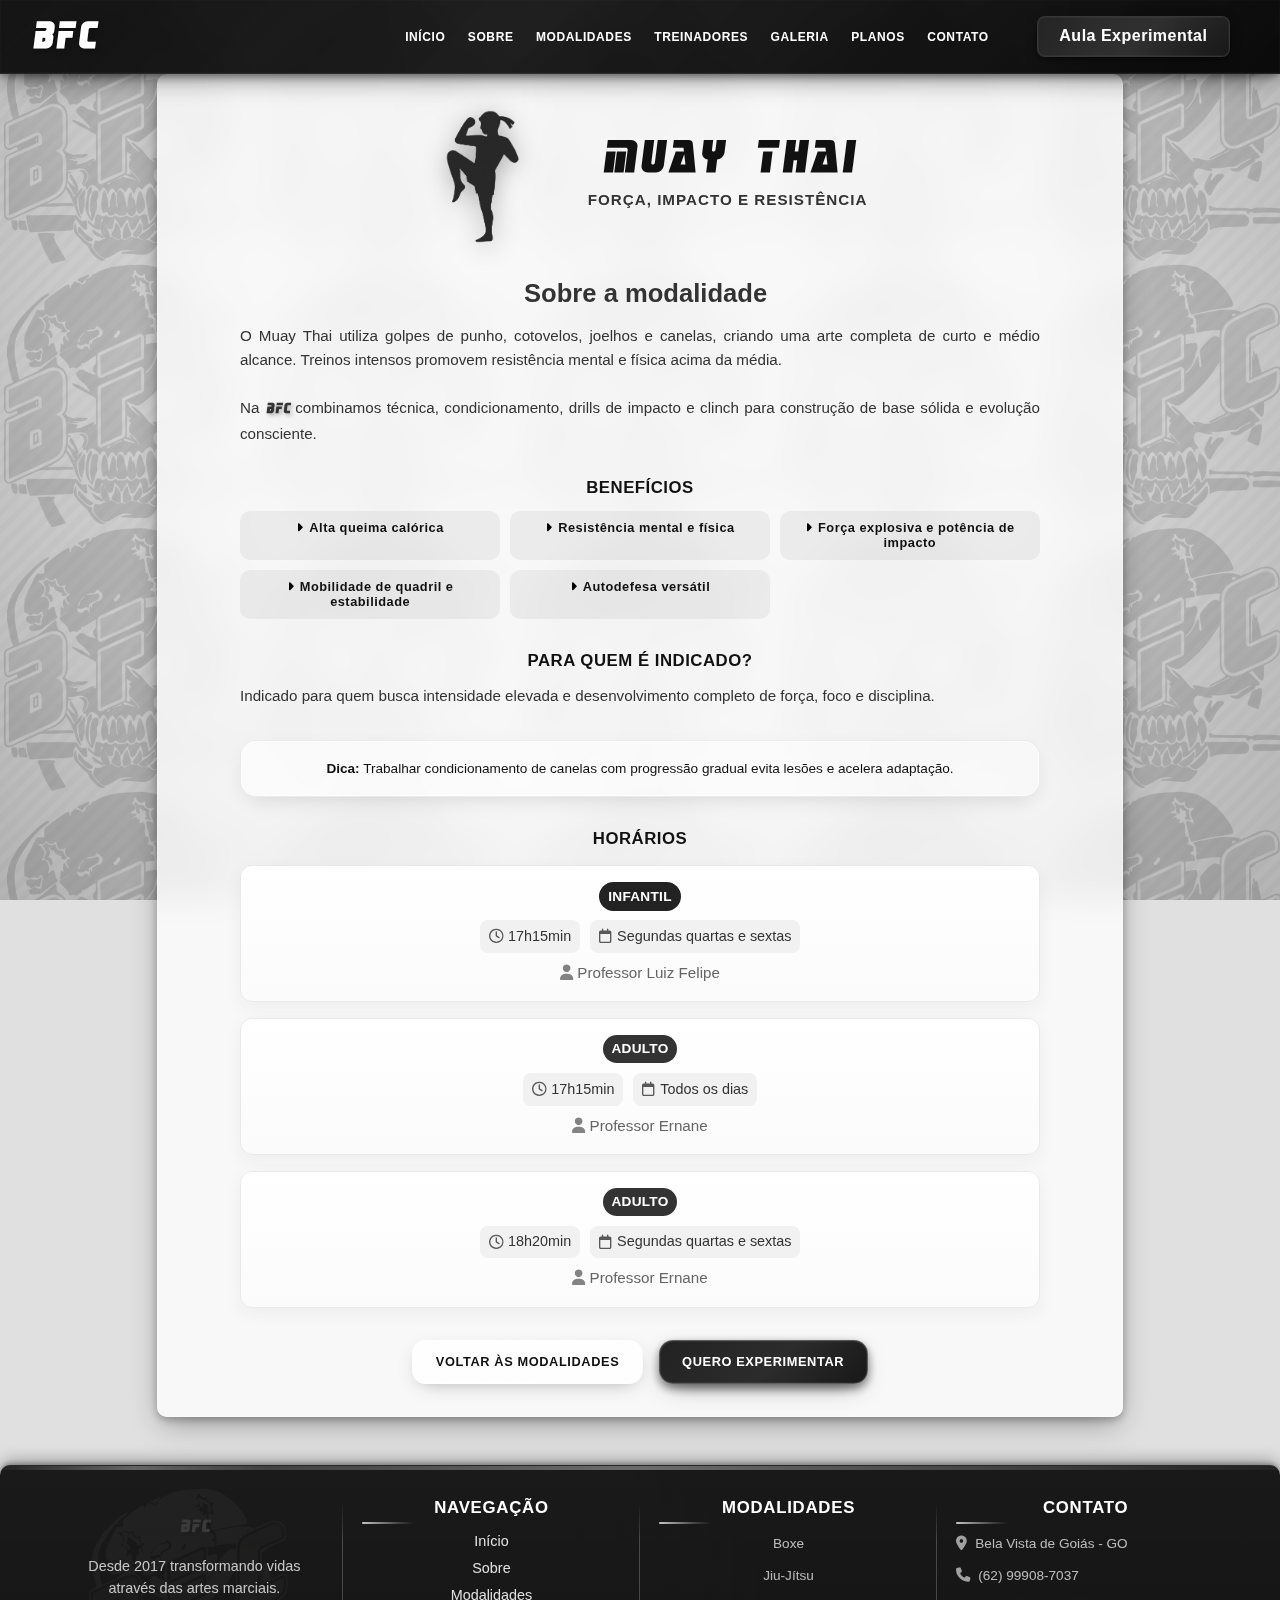
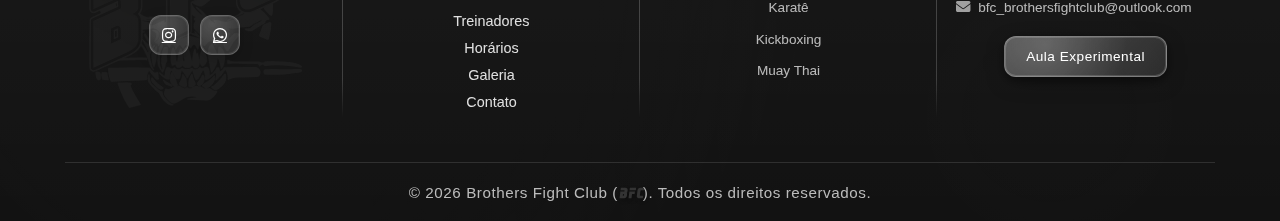
<file: modalidade/muaythai.html>
<!DOCTYPE html>
<html lang="pt-BR">
<head>
  <meta charset="UTF-8" />
  <meta name="viewport" content="width=device-width, initial-scale=1.0" />
  <title>Aulas de Muay Thai - Brothers Fight Club | Academia em Bela Vista de Goiás</title>
  <meta name="description" content="Aulas de Muay Thai no Brothers Fight Club. A arte das oito armas que desenvolve resistência, força e técnicas completas de combate. Para todos os níveis.">
	<meta name="keywords" content="muay thai, arte das oito armas, luta tailandesa, resistência, força, combate, Bela Vista de Goiás, BFC">
  <meta name="robots" content="index, follow">
  
  <!-- Open Graph -->
  <meta property="og:title" content="Aulas de Muay Thai - Brothers Fight Club">
  <meta property="og:description" content="A arte das oito armas. Desenvolva resistência e técnicas completas no Muay Thai do BFC. Treino intenso e transformador.">
  <meta property="og:image" content="../assets/images/muaythai.png">
  <meta property="og:url" content="https://bfc-brothersfightclub.com/modalidade/muaythai.html">
  
  <!-- Canonical -->
  <link rel="canonical" href="https://bfc-brothersfightclub.com/modalidade/muaythai.html">
  <link rel="preconnect" href="https://fonts.googleapis.com">
  <link rel="preconnect" href="https://fonts.gstatic.com" crossorigin>
  <link href="https://fonts.googleapis.com/css2?family=Bebas+Neue:wght@400&family=Oswald:wght@700&display=swap" rel="stylesheet">
  <link rel="stylesheet" href="https://cdnjs.cloudflare.com/ajax/libs/font-awesome/6.4.2/css/all.min.css">
  <link rel="stylesheet" href="../assets/css/style.css" />
  <link rel="icon" type="image/png" href="../assets/images/logo.png">
  <link rel="shortcut icon" type="image/png" href="../assets/images/logo.png">
  
  <!-- Structured Data -->
  <script type="application/ld+json">
  {
    "@context": "https://schema.org",
    "@type": "Course",
    "name": "Aulas de Muay Thai",
    "description": "Curso de Muay Thai - a arte das oito armas. Desenvolve resistência, força e técnicas completas de combate usando punhos, chutes, joelhos e cotovelos.",
    "provider": {
      "@type": "SportsClub",
      "name": "Brothers Fight Club",
      "address": {
        "@type": "PostalAddress",
        "addressLocality": "Bela Vista de Goiás",
        "addressRegion": "GO",
        "addressCountry": "BR"
      }
    },
    "courseMode": "In-Person",
    "educationalLevel": "Beginner to Advanced",
    "teaches": [
      "Técnicas de Muay Thai",
      "Arte das oito armas",
      "Resistência e condicionamento",
      "Técnicas de combate completas",
      "Disciplina e força mental"
    ]
  }
  </script>
</head>
<body>
	<header>
		<nav class="site-nav">
			<a href="../index.html" class="logo bfc-font" aria-label="Página inicial">BFC</a>
			<button class="nav-toggle" aria-expanded="false" aria-label="Abrir menu" aria-controls="nav-menu">
				<span class="nav-line"></span>
				<span class="nav-line"></span>
				<span class="nav-line"></span>
			</button>
			<div id="nav-menu" class="nav-wrapper" data-nav>
				<ul class="nav-links">
					<li><a href="../index.html#inicio">Início</a></li>
					<li><a href="../index.html#sobre">Sobre</a></li>
					<li><a href="../index.html#modalidades">Modalidades</a></li>
					<li><a href="../index.html#equipe">Treinadores</a></li>
					<li><a href="../index.html#galeria">Galeria</a></li>
					<li><a href="../index.html#planos">Planos</a></li>
					<li><a href="../index.html#contato">Contato</a></li>
				</ul>
				<a href="../agendamento/" class="cta nav-cta" data-fallback="../agendamento/index.html">Aula Experimental</a>
			</div>
		</nav>
	</header>
	<main>
		<section class="mod-detalhe">
			<div class="mod-header">
				<img src="../assets/images/muaythai.png" alt="Muay Thai" class="mod-hero-img" />
				<div class="mod-header-text">
					<h1>MUAY THAI</h1>
					<p class="tagline">Força, impacto e resistência</p>
				</div>
			</div>
			<div class="mod-body">
				<h2>Sobre a modalidade</h2>
				<p>O Muay Thai utiliza golpes de punho, cotovelos, joelhos e canelas, criando uma arte completa de curto e médio alcance. Treinos intensos promovem resistência mental e física acima da média.</p>
				<p>Na <span class="bfc-font">BFC</span> combinamos técnica, condicionamento, drills de impacto e clinch para construção de base sólida e evolução consciente.</p>
				<h3>Benefícios</h3>
				<ul class="beneficios">
					<li>Alta queima calórica</li>
					<li>Resistência mental e física</li>
					<li>Força explosiva e potência de impacto</li>
					<li>Mobilidade de quadril e estabilidade</li>
					<li>Autodefesa versátil</li>
				</ul>
				<h3>Para quem é indicado?</h3>
				<p>Indicado para quem busca intensidade elevada e desenvolvimento completo de força, foco e disciplina.</p>
				<div class="callout"><strong>Dica:</strong> Trabalhar condicionamento de canelas com progressão gradual evita lesões e acelera adaptação.</div>
				<h3 id="horarios">Horários</h3>
				<ul class="horarios-list horarios-muaythai" role="list">
					<li class="horario-card infantil" role="listitem">
						<div class="horario-head"><span class="tag">Infantil</span></div>
						<div class="horario-info">
							<span class="chip hora"><i class="fa-regular fa-clock" aria-hidden="true"></i> 17h15min</span>
							  <span class="chip dias"><i class="fa-regular fa-calendar" aria-hidden="true"></i> Segundas quartas e sextas</span>
						</div>
						<div class="prof"><i class="fa-solid fa-user" aria-hidden="true"></i> Professor Luiz Felipe</div>
					</li>
					<li class="horario-card adulto" role="listitem">
						<div class="horario-head"><span class="tag">Adulto</span></div>
						<div class="horario-info">
							<span class="chip hora"><i class="fa-regular fa-clock" aria-hidden="true"></i> 17h15min</span>
							<span class="chip dias"><i class="fa-regular fa-calendar" aria-hidden="true"></i> Todos os dias</span>
						</div>
						<div class="prof"><i class="fa-solid fa-user" aria-hidden="true"></i> Professor Ernane</div>
					</li>
					<li class="horario-card adulto" role="listitem">
						<div class="horario-head"><span class="tag">Adulto</span></div>
						<div class="horario-info">
							<span class="chip hora"><i class="fa-regular fa-clock" aria-hidden="true"></i> 18h20min</span>
							<span class="chip dias"><i class="fa-regular fa-calendar" aria-hidden="true"></i> Segundas quartas e sextas</span>
						</div>
						<div class="prof"><i class="fa-solid fa-user" aria-hidden="true"></i> Professor Ernane</div>
					</li>
				</ul>
				<div class="mod-cta-group-center">
					<a href="../index.html#modalidades" class="mod-secondary-btn">Voltar às Modalidades</a>
					<a href="../agendamento/" class="mod-primary-btn" data-fallback="../agendamento/index.html">Quero experimentar</a>
				</div>
			</div>
		</section>
	</main>
	<footer>
		<div class="footer-top-accent"></div>
		<div class="footer-grid">
			<div class="footer-col footer-brand">
				<h3 class="bfc-font">BFC</h3>
				<p>Desde 2017 transformando vidas através das artes marciais.</p>
				<div class="social-mini">
					<a href="https://www.instagram.com/bfc_brothersfightclub?igsh=Z3NjMnc5bzZ0dXQ3&utm_source=qr" target="_blank" aria-label="Instagram"><i class="fab fa-instagram"></i></a>
					<a href="https://wa.me/5562999087037" target="_blank" aria-label="WhatsApp"><i class="fab fa-whatsapp"></i></a>
				</div>
			</div>
			<div class="footer-col">
				<h4>Navegação</h4>
				<ul class="footer-links">
					<li><a href="../index.html#inicio">Início</a></li>
					<li><a href="../index.html#sobre">Sobre</a></li>
					<li><a href="../index.html#modalidades">Modalidades</a></li>
					<li><a href="../index.html#equipe">Treinadores</a></li>
					<li><a href="../index.html#horarios">Horários</a></li>
					<li><a href="../index.html#galeria">Galeria</a></li>
					<li><a href="../index.html#contato">Contato</a></li>
				</ul>
			</div>
			<div class="footer-col footer-modalidades">
				<h4>Modalidades</h4>
				<ul class="footer-simple">
					<li>Boxe</li><li>Jiu-Jítsu</li><li>Karatê</li><li>Kickboxing</li><li>Muay Thai</li>
				</ul>
			</div>
			<div class="footer-col">
				<h4>Contato</h4>
				<ul class="footer-contact">
					<li><i class="fas fa-location-dot"></i> Bela Vista de Goiás - GO</li>
					<li><i class="fas fa-phone"></i> (62) 99908-7037</li>
					<li><i class="fas fa-envelope"></i> bfc_brothersfightclub@outlook.com</li>
				</ul>
				<a href="../agendamento/" data-fallback="../agendamento/index.html" class="footer-cta">Aula Experimental</a>
			</div>
		</div>
		<div class="footer-bottom"><span class="footer-copy">© <span id="year"></span> Brothers Fight Club (<span class="bfc-font">BFC</span>). Todos os direitos reservados.</span></div>
	</footer>
	<button id="to-top" aria-label="Voltar ao topo"><i class="fas fa-arrow-up"></i></button>
	<script src="../assets/js/main.js"></script>
	<script>
		// Garante que links com âncora funcionem corretamente ao vir de páginas externas
		(function(){
			if(location.protocol==='file:'){
				document.querySelectorAll('a[data-fallback]').forEach(a=>a.href=a.dataset.fallback);
			}
			
			// Melhora navegação para âncoras externas
			document.querySelectorAll('a[href*="#"]').forEach(link => {
				link.addEventListener('click', function(e) {
					const href = this.getAttribute('href');
					if (href.includes('#') && !href.startsWith('#')) {
						// É um link externo com âncora, deixa o comportamento padrão
						return true;
					}
				});
			});
		})();
	</script>
</body>
</html>
</file>
<file: assets/css/style.css>
@media (max-width: 700px) {
  footer {
    background: #1a1a1a !important;
  }
}
@media (max-width: 700px) {
  footer::after {
    content: none !important;
    display: none !important;
    background: none !important;
    opacity: 0 !important;
  }
}
@media (max-width: 700px) {
  .footer-col.footer-modalidades,
  .footer-col:not(.footer-brand) {
    display: none !important;
  }
  .footer-col.footer-brand h3.bfc-font,
  .footer-col.footer-brand .footer-cta {
    display: none !important;
  }
  .footer-grid {
    grid-template-columns: 1fr !important;
    justify-content: center;
    text-align: center;
  }
  .footer-col.footer-brand {
    align-items: center;
    text-align: center;
    width: 100%;
  }
}
/* Centralizar todos os títulos principais */
h1, h2, h3 {
  text-align: center;
}
/* SOBRE - layout melhorado */
.sobre-subtitle {
  text-align: center;
  font-size: 1.1rem;
  margin-top: -1rem;
  margin-bottom: 3rem;
  color: #666;
  font-weight: 400;
}

.sobre-layout {
  display: flex;
  gap: 4rem;
  align-items: flex-start;
  justify-content: space-between;
  margin: 0 auto;
  max-width: 1000px;
}

.sobre-texto {
  flex: 1;
  max-width: 55%;
  padding-right: 1rem;
}

.sobre-texto p {
  margin-bottom: 1.3rem;
  line-height: 1.7;
  text-align: justify;
  font-size: 1rem;
  color: #444;
}

.sobre-stats {
  display: grid;
  grid-template-columns: 1fr 1fr;
  gap: 1.2rem;
  flex: 0 0 320px;
  width: 320px;
}

.stat-card {
  background: #1a1a1a;
  color: #fff;
  border-radius: 12px;
  padding: 2rem 1.2rem;
  display: flex;
  flex-direction: column;
  align-items: center;
  justify-content: center;
  text-align: center;
  height: 140px;
  width: 140px;
  transition: all 0.3s ease;
  box-shadow: 0 4px 16px rgba(0,0,0,0.1);
}

.stat-card:hover {
  transform: translateY(-6px);
  box-shadow: 0 8px 24px rgba(0,0,0,0.2);
}

.stat-number {
  font-size: 3.2rem;
  font-weight: 900;
  color: #fff;
  margin-bottom: 0.6rem;
  line-height: 1;
  font-family: 'Arial', sans-serif;
}

.stat-label {
  font-size: 0.7rem;
  font-weight: 600;
  text-transform: uppercase;
  letter-spacing: 0.8px;
  line-height: 1.2;
  color: #ccc;
  text-align: center;
}

/* Responsive - enquadramento otimizado */
@media (max-width: 900px) {
  .sobre-layout {
    flex-direction: column;
    gap: 2.5rem;
    max-width: 100%;
  }
  
  .sobre-texto {
    max-width: 100%;
    padding-right: 0;
  }
  
  .sobre-stats {
    width: 100%;
    max-width: 320px;
    margin: 0 auto;
    gap: 1rem;
  }
  
  .stat-card {
    height: 120px;
    width: 120px;
    padding: 1.5rem 1rem;
  }
  
  .stat-number {
    font-size: 2.8rem;
  }
  
  .stat-label {
    font-size: 0.65rem;
  }
}

@media (max-width: 600px) {
  .sobre-subtitle {
    margin-bottom: 2rem;
  }
  
  .sobre-stats {
    max-width: 280px;
    gap: 0.8rem;
  }
  
  .stat-card {
    height: 100px;
    width: 100px;
    padding: 1.2rem 0.8rem;
  }
  
  .stat-number {
    font-size: 2.4rem;
    margin-bottom: 0.4rem;
  }
  
  .stat-label {
    font-size: 0.6rem;
    letter-spacing: 0.6px;
  }
}

/* Controle de "Ler mais" no Sobre (mobile) */
.sobre-read-toggle{ display:none; }
/* Estilo minimalista do botão Ler mais/Ler menos */
.sobre-read-toggle{
  background: none;
  border: none;
  padding: .25rem 0;
  color: #222;
  font: inherit;
  text-decoration: underline;
  cursor: pointer;
}
.sobre-read-toggle:hover{ opacity: .8; }
.sobre-read-toggle:focus-visible{
  outline: 2px solid #000;
  outline-offset: 2px;
}
@media (max-width: 820px){
  /* Botão visível em mobile; conteúdo extra escondido quando não expandido */
  .sobre-read-toggle{ display:inline; margin: 0 0 0 .5rem; float: right; }
  #sobre .sobre-texto p { overflow: hidden; }
  #sobre .sobre-texto:not(.expanded) .sobre-extra{ display:none; }
}

/* Brothers Fight Club - Estilo principal */


:root {
  --primary: #111;
  --secondary: #333;
  --accent: #fff;
  --dark: #222;
  --light: #fff;
  --gray: #e0e0e0;
  --shadow: 0 2px 8px rgba(0,0,0,0.10);
  --radius: 10px;
  --font-title: 'Montserrat', Arial, sans-serif;
  --font-body: 'Roboto', Arial, sans-serif;
  --hero-texture-opacity: 0.32; /* intensidade do efeito de papel amassado */
  --noise-opacity: 0.40; /* ajuste visibilidade da textura global */
  --vignette-edge: rgba(0,0,0,0.20); /* força da borda da vinheta */
  /* Glass design tokens */
  --glass-dark-bg: rgba(17,17,17,0.58);
  --glass-light-bg: rgba(255,255,255,0.78);
  --glass-border-light: rgba(255,255,255,0.40);
  --glass-border-dark: rgba(255,255,255,0.10);
  --glass-blur: 16px;
  --glass-saturation: 165%;
}

body {
  margin: 0;
  font-family: var(--font-body);
  /* Cor base sem padrão direto; padrão controlado pelo pseudo-elemento para opacidade fina */
  background: var(--gray);
  color: var(--primary);
  position: relative;
  overflow-x: hidden;
}

/* Fundo global refinado: camada de logos + noise + vinheta */
body::before, body::after, body::backdrop {
  content: "";
  position: fixed;
  inset: 0;
  pointer-events: none;
  z-index: 0;
}

/* Camada 1: logos repetidas */
body::before {
  background-image: url('../images/logo.png');
  background-repeat: repeat;
  background-size: 260px auto; /* ajuste do módulo do padrão */
  background-position: 0 0;
  opacity: 0.14; /* ligeiramente mais opaco */
  mix-blend-mode: normal;
  filter: brightness(0.85) contrast(1.05);
  animation: bg-logos-pan 140s linear infinite;
}

@keyframes bg-logos-pan {
  0% { background-position: 0 0; }
  100% { background-position: 260px 0; }
}

/* Camada 2: noise + listras finas (por cima das logos para textura) */
body::after {
  background-image:
    repeating-linear-gradient(135deg, rgba(0,0,0,0.03) 0 6px, rgba(0,0,0,0) 6px 12px),
    url("[data-uri]");
  background-repeat: repeat;
  opacity: var(--noise-opacity);
  mix-blend-mode: multiply;
  filter: contrast(1.15) brightness(0.92);
}

/* Camada 3: vinheta (usa pseudo extra através de wrapper fallback) */
html::before {
  content: "";
  position: fixed;
  inset: 0;
  pointer-events: none;
  z-index: 1;
  background: radial-gradient(circle at 50% 40%, rgba(0,0,0,0) 0%, rgba(0,0,0,0) 48%, rgba(0,0,0,0.08) 64%, var(--vignette-edge) 100%);
}

@media (max-width: 700px) {
  body::before { background-size: 200px auto; opacity: 0.16; animation-duration: 110s; }
  body::after { 
    opacity: calc(var(--noise-opacity) - 0.05);
    /* Remove repeating-linear-gradient em mobile para evitar linhas pretas no iPhone */
    background-image: url("[data-uri]");
  }
  html::before { background: radial-gradient(circle at 50% 45%, rgba(0,0,0,0) 0%, rgba(0,0,0,0) 46%, rgba(0,0,0,0.10) 70%, var(--vignette-edge) 100%); }
}

/* Fix específico para dispositivos iOS/iPhone - remove listras que aparecem como linhas pretas */
@supports (-webkit-touch-callout: none) {
  body::after {
    background-image: url("[data-uri]") !important;
  }
}

/* Alternativa adicional para iPhone */
@media screen and (-webkit-min-device-pixel-ratio: 2) and (max-width: 768px) {
  body::after {
    background-image: url("[data-uri]") !important;
  }
}

@media (prefers-reduced-motion: reduce) {
  body::before { animation: none; }
}

/* Opcional: permitir textura aparecer levemente dentro das seções reduzindo opacidade do fundo branco */
section { background: rgba(255,255,255,0.96); /* será sobrescrito pelo estilo glass abaixo */ }

/* Garante que conteúdo fique acima do pseudo-elemento */
header, main, footer { position: relative; z-index: 1; }

@media (max-width: 700px) {
  body::before {
    background-size: 200px auto;
  }
}

header {
  /* Escurecido conforme solicitação: gradiente mais profundo e menos transparência */
  background: linear-gradient(135deg, rgba(6,6,6,0.92) 0%, rgba(10,10,10,0.90) 40%, rgba(0,0,0,0.94) 100%);
  color: var(--light);
  position: sticky;
  top: 0;
  z-index: 10;
  -webkit-backdrop-filter: blur(calc(var(--glass-blur) - 3px)) saturate(calc(var(--glass-saturation) * 0.9));
  backdrop-filter: blur(calc(var(--glass-blur) - 3px)) saturate(calc(var(--glass-saturation) * 0.9));
  border-bottom: 1px solid rgba(255,255,255,0.08);
  box-shadow: 0 6px 28px -6px rgba(0,0,0,0.65), 0 2px 8px rgba(0,0,0,0.4), inset 0 0 0 1px rgba(255,255,255,0.02);
  transition: background 0.4s ease, backdrop-filter 0.4s ease;
}
nav {
  display: flex;
  align-items: center;
  justify-content: space-between; /* Logo à esquerda, links à direita */
  max-width: 1200px;
  margin: 0 auto;
  padding: 1rem 2rem 1rem .75rem; /* reduz padding esquerdo para alinhar logo */
  flex-wrap:nowrap;
}
@media (max-width:820px){
  nav.site-nav { padding: .75rem 1rem 0.2rem 1rem; }
}
nav .logo {
  font-size: 2.5rem;
  font-weight: 900;
  color: #fff;
  text-decoration: none;
  letter-spacing: 2px;
  line-height: 1;
}
nav ul {
  list-style: none;
  display: flex;
  gap: 2rem;
  margin: 0;
  padding: 0;
}
nav ul li a {
  color: var(--light);
  text-decoration: none;
  font-weight: 500;
  transition: color 0.2s;
}
nav ul li a:hover {
  color: var(--gray);
}
nav .cta {
  background: linear-gradient(135deg, #222 0%, #2e2e2e 55%, #181818 100%);
  color: var(--light);
  padding: 0.65rem 1.35rem;
  border-radius: calc(var(--radius) - 2px);
  text-decoration: none;
  font-weight: 600;
  border: 1px solid rgba(255,255,255,0.20);
  position: relative;
  display: inline-flex;
  align-items: center;
  gap: .55rem;
  letter-spacing: .5px;
  background-clip: padding-box;
  overflow: hidden;
  -webkit-backdrop-filter: blur(10px) saturate(160%);
  backdrop-filter: blur(10px) saturate(160%);
  box-shadow: 0 4px 14px -4px rgba(0,0,0,0.55), 0 2px 4px rgba(0,0,0,0.35), inset 0 0 0 1px rgba(255,255,255,0.04);
  transition: background .4s ease, box-shadow .35s ease, transform .35s ease, color .35s ease;
}
nav .cta:hover {
  background: linear-gradient(135deg, #2c2c2c 0%, #3a3a3a 60%, #1f1f1f 100%);
  box-shadow: 0 6px 22px -6px rgba(0,0,0,0.75), 0 3px 8px rgba(0,0,0,0.4), inset 0 0 0 1px rgba(255,255,255,0.06);
  transform: translateY(-2px);
}
nav .cta:active {
  transform: translateY(1px) scale(.97);
  box-shadow: 0 2px 8px -2px rgba(0,0,0,0.7), 0 1px 3px rgba(0,0,0,0.4), inset 0 0 0 1px rgba(255,255,255,0.05);
}
nav .cta:focus-visible {
  outline: 2px solid #fff;
  outline-offset: 2px;
}
nav .cta::before {
  content: "";
  position: absolute;
  inset: 0;
  background: radial-gradient(circle at 30% 20%, rgba(255,255,255,0.18), transparent 60%);
  mix-blend-mode: overlay;
  opacity: .55;
  pointer-events: none;
  transition: opacity .5s ease;
}
nav .cta:hover::before { opacity: .85; }

.hero {
  background: linear-gradient(120deg, var(--primary) 60%, var(--secondary) 100%);
  color: var(--light);
  text-align: center;
  padding: 3rem 2rem 2rem 2rem;
  position: relative;
  overflow: hidden;
}

/* Efeito de "papel amassado" (camada inferior) */
.hero::before {
  content: "";
  position: absolute;
  inset: 0;
  pointer-events: none;
  background:
    radial-gradient(circle at 28% 32%, rgba(255,255,255,0.08), transparent 55%),
    radial-gradient(circle at 72% 68%, rgba(255,255,255,0.07), transparent 60%),
    radial-gradient(circle at 40% 78%, rgba(0,0,0,0.18), transparent 70%),
    radial-gradient(circle at 78% 28%, rgba(0,0,0,0.15), transparent 65%),
    repeating-linear-gradient(125deg, rgba(255,255,255,0.06) 0 6px, rgba(0,0,0,0.07) 6px 12px);
  mix-blend-mode: overlay;
  opacity: var(--hero-texture-opacity);
  z-index: 0;
  filter: contrast(1.05) brightness(1.02);
}

/* Logo de fundo animada no banner */
.hero::after {
  content: "";
  position: absolute;
  inset: 0;
  background-image: url('../images/logo.png');
  background-repeat: repeat;
  background-size: auto 100%;
  background-position: 0 50%;
  opacity: 0.05; /* aumento forte de visibilidade */
  filter: invert(1) brightness(0.8) contrast(1.25); /* ajusta brilho para não competir com o texto */
  pointer-events: none;
  mix-blend-mode: normal; /* remover lighten que deixava muito suave */
  filter: invert(1) brightness(0.85) contrast(1.25); /* efeito negativo aplicado */
  animation: logos-pan 55s linear infinite;
}

@keyframes logos-pan {
  0% { background-position: 0 50%; }
  100% { background-position: 260px 50%; }
}

@media (max-width: 700px) {
  .hero::after {
  background-size: auto 100%;
  animation: logos-pan 45s linear infinite;
  }
}

/* Respeita usuários com preferência por menos movimento */
@media (prefers-reduced-motion: reduce) {
  .hero::after { animation: none; }
}
/* Glow respirando no título */
.hero h1 {
  animation: hero-title-glow 7s ease-in-out infinite;
}
@keyframes hero-title-glow {
  0%,100% { text-shadow: 0 0 6px rgba(255,255,255,0.25), 0 0 14px rgba(255,255,255,0.1); }
  50% { text-shadow: 0 0 10px rgba(255,255,255,0.4), 0 0 22px rgba(255,255,255,0.2); }
}

/* ================= BOTÕES GLOBAIS ================= */
.btn {
  --btn-bg1: #222; --btn-bg2: #2d2d2d; --btn-bg3: #181818;
  position: relative;
  background: linear-gradient(135deg, var(--btn-bg1) 0%, var(--btn-bg2) 55%, var(--btn-bg3) 100%);
  color: var(--light);
  padding: 0.95rem 2.1rem;
  border-radius: calc(var(--radius) - 2px);
  font-size: 1rem;
  margin: 0 0.5rem 0.9rem 0.5rem;
  cursor: pointer;
  text-decoration: none;
  font-weight: 600;
  letter-spacing: .6px;
  border: 1px solid rgba(255,255,255,0.18);
  display: inline-flex;
  align-items: center;
  justify-content: center;
  gap: .55rem;
  overflow: hidden;
  -webkit-backdrop-filter: blur(14px) saturate(170%);
  backdrop-filter: blur(14px) saturate(170%);
  box-shadow: 0 6px 26px -8px rgba(0,0,0,0.7), 0 3px 10px rgba(0,0,0,0.45), inset 0 0 0 1px rgba(255,255,255,0.05);
  transition: background .45s ease, box-shadow .45s ease, transform .45s ease, color .45s ease;
}
.btn::before, .btn::after { content: ""; position: absolute; inset: 0; pointer-events: none; }
.btn::before { background: radial-gradient(circle at 25% 20%, rgba(255,255,255,0.20), transparent 65%), linear-gradient(180deg, rgba(255,255,255,0.08), rgba(255,255,255,0)); mix-blend-mode: overlay; opacity: .65; transition: opacity .6s ease; }
.btn::after { background: linear-gradient(120deg, rgba(255,255,255,0.0) 0%, rgba(255,255,255,0.35) 45%, rgba(255,255,255,0) 70%); transform: translateX(-140%); transition: transform 1.2s ease; }
.btn:hover { background: linear-gradient(135deg, #292929 0%, #383838 60%, #1d1d1d 100%); box-shadow: 0 10px 32px -10px rgba(0,0,0,0.85), 0 6px 16px rgba(0,0,0,0.5), inset 0 0 0 1px rgba(255,255,255,0.07); transform: translateY(-3px); }
.btn:hover::before { opacity: .9; }
.btn:hover::after { transform: translateX(140%); }
.btn:active { transform: translateY(1px) scale(.965); box-shadow: 0 3px 14px -4px rgba(0,0,0,0.7), 0 2px 6px rgba(0,0,0,0.45), inset 0 0 0 1px rgba(255,255,255,0.05); }
.btn:focus-visible { outline: 2px solid #fff; outline-offset: 3px; }
/* Variante outline */
.btn.btn-outline { --btn-bg1: rgba(255,255,255,0.22); --btn-bg2: rgba(255,255,255,0.16); --btn-bg3: rgba(255,255,255,0.10); background: linear-gradient(145deg, var(--btn-bg1), var(--btn-bg2) 55%, var(--btn-bg3)); color: #f1f1f1; border: 1px solid rgba(255,255,255,0.5); backdrop-filter: blur(16px) saturate(170%); -webkit-backdrop-filter: blur(16px) saturate(170%); box-shadow: 0 4px 22px -6px rgba(0,0,0,0.65), 0 2px 8px rgba(0,0,0,0.35), inset 0 0 0 1px rgba(255,255,255,0.20); }
.btn.btn-outline:hover { background: linear-gradient(145deg, rgba(255,255,255,0.30), rgba(255,255,255,0.18) 55%, rgba(255,255,255,0.12)); color: #fff; box-shadow: 0 8px 34px -10px rgba(0,0,0,0.8), 0 4px 14px rgba(0,0,0,0.45), inset 0 0 0 1px rgba(255,255,255,0.25); }
.btn.btn-outline:active { transform: translateY(1px) scale(.965); box-shadow: 0 3px 14px -4px rgba(0,0,0,0.6), 0 2px 6px rgba(0,0,0,0.4), inset 0 0 0 1px rgba(255,255,255,0.18); }
/* Variante destaque em vermelho */
.btn.accent { --btn-bg1:#7c0000; --btn-bg2:#b40000; --btn-bg3:#520000; box-shadow: 0 8px 26px -8px rgba(184,0,0,0.75), 0 4px 12px rgba(0,0,0,0.6), inset 0 0 0 1px rgba(255,255,255,0.08); }
.btn.accent:hover { background: linear-gradient(135deg,#9b0000 0%,#cf0000 55%,#640000 100%); box-shadow:0 12px 38px -10px rgba(207,0,0,0.8), 0 6px 18px rgba(0,0,0,0.55), inset 0 0 0 1px rgba(255,255,255,0.10); }
.btn.accent:active { box-shadow:0 5px 18px -6px rgba(160,0,0,0.75),0 3px 8px rgba(0,0,0,0.55), inset 0 0 0 1px rgba(255,255,255,0.06); }
/* Hero mantém apenas animação */
.hero .btn { animation: hero-cta-pulse 9s ease-in-out infinite; will-change: transform; }
.hero .btn.btn-outline { animation-delay: 4.5s; }
@keyframes hero-cta-pulse {
  0%,100% { transform: scale(1); }
  45% { transform: scale(1); }
  55% { transform: scale(1.035); }
  65% { transform: scale(1); }
}

@media (prefers-reduced-motion: reduce) {
  .hero h1, .hero .btn { animation: none; text-shadow: none; }
}

@media (max-width: 700px) {
  .hero::after {
  /* Em telas menores, diminui o módulo do padrão */
  background-size: auto 100%;
  }
}
/* Fonte Sternbach - UFC Original */
@font-face {
  font-family: 'Sternbach';
  src: url('../fonts/Sternbach Bold Italic.otf') format('opentype');
  font-weight: bold;
  font-style: italic;
}

/* Fallback fonts */
@import url('https://fonts.googleapis.com/css2?family=Bebas+Neue:wght@400&family=Oswald:wght@700&display=swap');

/* Classe para aplicar fonte Sternbach apenas ao texto BFC */
.bfc-font {
  font-family: 'Sternbach', 'Bebas Neue', 'Oswald', sans-serif;
  font-weight: bold;
  font-style: italic;
  letter-spacing: 1px;
  color: var(--secondary);
  text-shadow: 2px 2px 4px rgba(0,0,0,0.3);
  /* Contra-inclinação para usar a fonte italic como normal */
  transform: skewX(8deg);
  display: inline-block;
}

.hero h1 {
  font-family: 'Sternbach', 'Bebas Neue', 'Oswald', sans-serif;
  font-size: 3.8rem;
  margin-bottom: 0.5rem;
  letter-spacing: 3px;
  font-weight: bold;
  font-style: italic;
  text-shadow: 4px 4px 8px rgba(0,0,0,0.6);
  text-transform: uppercase;
  line-height: 0.9;
  /* Ajustes para a fonte original do UFC */
  -webkit-font-smoothing: antialiased;
  -moz-osx-font-smoothing: grayscale;
  /* Contra-inclinação para usar a fonte italic como normal */
  transform: skewX(8deg);
}
.hero h2 {
  font-size: 1.5rem;
  font-weight: 400;
  margin-bottom: 1.5rem;
}
.hero p {
  font-size: 1.1rem;
  margin-bottom: 2rem;
}
/* (Hero button core styles moved to global .btn) */

@media (max-width: 600px) { .btn { padding: 0.85rem 1.4rem; font-size: 0.9rem; } .btn.btn-outline { padding: 0.85rem 1.4rem; } }

@supports not ((backdrop-filter: blur(10px))) { .btn, .btn.btn-outline, nav .cta { backdrop-filter: none; -webkit-backdrop-filter: none; } .btn.btn-outline { background: rgba(255,255,255,0.18); } }

section {
  max-width: 1100px;
  margin: 2rem auto;
  border-radius: var(--radius);
  padding: 1.5rem 2rem 2.5rem 2rem;
  background: var(--glass-light-bg);
  -webkit-backdrop-filter: blur(var(--glass-blur)) saturate(var(--glass-saturation));
  backdrop-filter: blur(var(--glass-blur)) saturate(var(--glass-saturation));
  border: 1px solid var(--glass-border-light);
  box-shadow: 0 10px 30px -5px rgba(0,0,0,0.35), 0 3px 8px rgba(0,0,0,0.25);
  position: relative;
  overflow: hidden;
}

/* Efeito glass para footer para consistência visual */
footer {
  background: var(--glass-dark-bg);
  -webkit-backdrop-filter: blur(calc(var(--glass-blur) - 2px)) saturate(var(--glass-saturation));
  backdrop-filter: blur(calc(var(--glass-blur) - 2px)) saturate(var(--glass-saturation));
  border-top: 1px solid var(--glass-border-dark);
  box-shadow: 0 -4px 18px -2px rgba(0,0,0,0.4), 0 -2px 4px rgba(0,0,0,0.25);
  padding: 3.2rem 2rem 2rem 2rem;
  position: relative;
  overflow: hidden;
}

footer .footer-top-accent {
  position: absolute;
  top: 0; left: 0; right: 0;
  height: 4px;
  background: linear-gradient(90deg, rgba(255,255,255,0.06) 0%, rgba(255,255,255,0.55) 50%, rgba(255,255,255,0.06) 100%);
  opacity: .65;
  overflow: hidden;
}
footer .footer-top-accent::after {
  content: "";
  position: absolute; inset:0;
  background: linear-gradient(90deg, rgba(255,255,255,0) 0%, rgba(255,255,255,0.9) 35%, rgba(255,255,255,0) 70%);
  width: 30%;
  animation: footer-shimmer 9s linear infinite;
  opacity: .45;
}
@keyframes footer-shimmer { 0% { transform: translateX(-40%); } 100% { transform: translateX(340%); } }

footer::before, footer::after {
  content: "";
  position: absolute;
  inset: 0;
  pointer-events: none;
}
footer::before {
  background: radial-gradient(circle at 18% 35%, rgba(255,255,255,0.12), transparent 60%),
              radial-gradient(circle at 82% 70%, rgba(255,255,255,0.08), transparent 65%);
  mix-blend-mode: overlay;
}
footer::after {
  background: linear-gradient(180deg, rgba(255,255,255,0.06), rgba(255,255,255,0));
  opacity: .5;
}

.footer-grid {
  display: grid;
  grid-template-columns: repeat(auto-fit, minmax(200px, 1fr));
  gap: 2.5rem clamp(1.5rem, 3vw, 3.2rem);
  max-width: 1150px;
  margin: 0 auto 2.5rem auto;
  position: relative;
  z-index: 1;
}

/* Separadores verticais entre colunas (desktop) */
.footer-grid .footer-col { position: relative; }
.footer-grid .footer-col:not(.footer-brand)::before {
  content: "";
  position: absolute;
  top: 4px; bottom: 4px; left: -1.25rem;
  width: 1px;
  background: linear-gradient(180deg, rgba(255,255,255,0) 0%, rgba(255,255,255,0.22) 18%, rgba(255,255,255,0.18) 82%, rgba(255,255,255,0) 100%);
  pointer-events: none;
}

.footer-col h4 {
  margin: 0 0 .9rem 0;
  font-size: 1.05rem;
  font-weight: 600;
  letter-spacing: .75px;
  color: #fff;
  text-transform: uppercase;
  position: relative;
}
.footer-col h4::after {
  content: "";
  position: absolute;
  left: 0; bottom: -6px;
  width: 52px; height: 2px;
  background: linear-gradient(90deg, #fff 0%, rgba(255,255,255,0.25) 70%, rgba(255,255,255,0) 100%);
  border-radius: 2px;
  opacity: .75;
}

.footer-brand p {
  margin: 0 auto 1rem auto;
  font-size: .9rem;
  line-height: 1.5;
  color: rgba(255,255,255,0.75);
  max-width: 260px;
 }
.footer-brand { position: relative; text-align: center; }
.footer-brand::after {
  content: "";
  position: absolute;
  top: -10px; left: 50%; transform: translateX(-50%);
  width: 220px; height: 220px;
  background: url('../images/logo.png') center/contain no-repeat;
  opacity: 0.05;
  filter: invert(1) brightness(.85) contrast(1.1);
  pointer-events: none;
  mix-blend-mode: lighten;
}
.footer-brand p {
  margin: 0 auto 1rem auto;
  font-size: .9rem;
  line-height: 1.5;
  color: rgba(255,255,255,0.75);
  max-width: 260px;
}
.footer-brand .social-mini { justify-content: center; }

.social-mini { display: flex; gap: .7rem; }
.social-mini a {
  width: 38px; height: 38px;
  display: flex; align-items: center; justify-content: center;
  background: rgba(255,255,255,0.12);
  border: 1px solid rgba(255,255,255,0.25);
  border-radius: 12px;
  color: #fff; font-size: 1rem;
  position: relative; overflow: hidden;
  backdrop-filter: blur(10px) saturate(160%);
  -webkit-backdrop-filter: blur(10px) saturate(160%);
  transition: background .45s ease, transform .45s ease, box-shadow .45s ease;
  box-shadow: 0 4px 16px -6px rgba(0,0,0,0.55), inset 0 0 0 1px rgba(255,255,255,0.08);
}
.social-mini a::before {
  content: ""; position: absolute; inset: 0; background: radial-gradient(circle at 30% 20%, rgba(255,255,255,0.3), transparent 65%); mix-blend-mode: overlay; opacity:.4; transition: opacity .5s;
}
.social-mini a:hover { transform: translateY(-4px); background: rgba(255,255,255,0.18); box-shadow: 0 10px 28px -10px rgba(0,0,0,0.9), inset 0 0 0 1px rgba(255,255,255,0.12); }
.social-mini a:hover::before { opacity:.8; }
.social-mini a:active { transform: translateY(0) scale(.92); }

.footer-links, .footer-simple, .footer-contact { list-style: none; margin: 0; padding: 0; display: flex; flex-direction: column; gap: .55rem; }
.footer-col.footer-modalidades .footer-simple { align-items: center; text-align: center; }
.footer-col.footer-modalidades .footer-simple li { width: 100%; }
.footer-col.footer-modalidades { text-align: center; }
.footer-col.footer-modalidades .footer-simple li { display: block; padding: 2px 0; line-height: 1.4; }
.footer-col.footer-modalidades .footer-simple li::before { display: none; }
.footer-links a { color: rgba(255,255,255,0.75); text-decoration: none; font-size: .9rem; transition: color .35s ease, transform .35s ease; position: relative; padding: 2px 0; }

/* Lista de horários nas páginas de modalidade */
.horarios-list{
  list-style: none;
  padding: 0;
  margin: 1rem 0 2rem;
  display: grid;
  gap: 1rem;
}
.horario-card{
  background: linear-gradient(180deg, #ffffff 0%, #fbfbfb 100%);
  border: 1px solid #e9e9e9;
  border-radius: 12px;
  padding: 1rem 1.2rem;
  line-height: 1.6;
  box-shadow: 0 6px 18px rgba(0,0,0,0.05);
  text-align: center;
}
.horario-card .horario-head{ display:flex; align-items:center; justify-content:center; margin-bottom:.6rem; }
.horario-card .tag{
  display:inline-flex; align-items:center; gap:.4rem;
  padding:.2rem .55rem; border-radius:999px;
  font-size:.85rem; font-weight:700; letter-spacing:.3px; text-transform:uppercase;
  background:#111; color:#fff;
  margin: 0 auto;
}
.horario-card.infantil .tag{ background:#222; }
.horario-card.adulto .tag{ background:#333; }
.horario-card.feminina .tag{ background:#e91e63; }
.horario-card .horario-info{ display:flex; flex-wrap:wrap; gap:.5rem .6rem; margin-bottom:.5rem; justify-content:center; }
.horario-card .chip{
  display:inline-flex; align-items:center; gap:.35rem; padding:.3rem .55rem;
  border-radius:8px; background:#f1f1f1; color:#333; font-size:.9rem;
}
.horario-card .prof{ color:#666; font-size:.95rem; text-align:center; }
.horario-card i{ opacity:.8; }
@media (max-width:700px){ .horario-card{ padding: .9rem 1rem; } }
.footer-links a::after { content:""; position:absolute; left:0; bottom:0; height:1px; width:0; background: #fff; transition: width .4s ease; }
.footer-links a:hover { color:#fff; transform: translateX(4px); }
.footer-links a:hover::after { width: 40%; }
.footer-links a:focus-visible { outline: none; color:#fff; }
.footer-links a:focus-visible::after { width: 40%; }
.footer-simple li, .footer-contact li { font-size:.85rem; color: rgba(255,255,255,0.70); display: flex; align-items: flex-start; gap:.5rem; line-height: 1.4; }
.footer-contact i { margin-top: 2px; font-size: .9rem; opacity: .85; }

/* Hover highlight para itens simples/contato */
.footer-simple li, .footer-contact li { position: relative; padding: 2px 0; }
.footer-simple li::before, .footer-contact li::before {
  content:""; position:absolute; left:-8px; top:4px; bottom:4px; width:0; background: linear-gradient(90deg, rgba(255,255,255,0.25), rgba(255,255,255,0)); border-radius: 2px; opacity:0; transition: width .45s ease, opacity .45s ease;
}
.footer-simple li:hover::before, .footer-contact li:hover::before { width:6px; opacity:1; }

.footer-cta {
  margin-top: 1.1rem;
  display: inline-flex; align-items: center; gap:.55rem;
  background: linear-gradient(135deg, rgba(255,255,255,0.24) 0%, rgba(255,255,255,0.16) 55%, rgba(255,255,255,0.10) 100%);
  color: #fff;
  padding: .75rem 1.3rem;
  font-size: .85rem;
  letter-spacing: .5px;
  border-radius: 12px;
  text-decoration: none;
  backdrop-filter: blur(16px) saturate(170%);
  -webkit-backdrop-filter: blur(16px) saturate(170%);
  border: 1px solid rgba(255,255,255,0.35);
  box-shadow: 0 6px 26px -10px rgba(0,0,0,0.6), 0 3px 10px rgba(0,0,0,0.4), inset 0 0 0 1px rgba(255,255,255,0.15);
  position: relative; overflow: hidden;
  transition: background .45s ease, transform .45s ease, box-shadow .45s ease;
}
.footer-cta::before { content:""; position:absolute; inset:0; background: radial-gradient(circle at 25% 20%, rgba(255,255,255,.35), transparent 65%); mix-blend-mode: overlay; opacity:.5; transition: opacity .5s; }
.footer-cta:hover { transform: translateY(-3px); background: linear-gradient(135deg, rgba(255,255,255,0.30), rgba(255,255,255,0.20) 55%, rgba(255,255,255,0.12)); box-shadow: 0 10px 36px -12px rgba(0,0,0,0.85), 0 6px 18px rgba(0,0,0,0.5), inset 0 0 0 1px rgba(255,255,255,0.22); }
.footer-cta:hover::before { opacity:.85; }
.footer-cta:active { transform: translateY(1px) scale(.95); box-shadow: 0 3px 12px -4px rgba(0,0,0,0.65), 0 2px 6px rgba(0,0,0,0.45), inset 0 0 0 1px rgba(255,255,255,0.18); }

.footer-bottom { border-top: 1px solid rgba(255,255,255,0.12); padding-top: 1.2rem; display: flex; justify-content: center; align-items: center; max-width: 1150px; margin: 0 auto; position: relative; z-index:1; }
.footer-copy { font-size: .72rem; color: rgba(255,255,255,0.58); letter-spacing: .55px; text-align: center; line-height: 1.4; }

/* Botão voltar ao topo */
#to-top {
  position: fixed;
  bottom: 26px; right: 26px;
  width: 46px; height: 46px;
  border-radius: 14px;
  display: flex; align-items: center; justify-content: center;
  background: linear-gradient(135deg, rgba(255,255,255,0.22) 0%, rgba(255,255,255,0.14) 55%, rgba(255,255,255,0.08));
  color: #fff;
  border: 1px solid rgba(255,255,255,0.35);
  cursor: pointer;
  opacity: 0; visibility: hidden;
  transform: translateY(12px) scale(.9);
  transition: opacity .45s ease, transform .45s ease, background .45s ease;
  backdrop-filter: blur(14px) saturate(160%);
  -webkit-backdrop-filter: blur(14px) saturate(160%);
  box-shadow: 0 8px 26px -10px rgba(0,0,0,0.75), 0 4px 10px rgba(0,0,0,0.45), inset 0 0 0 1px rgba(255,255,255,0.15);
  z-index: 30;
}
#to-top.show { opacity: 1; visibility: visible; transform: translateY(0) scale(1); }
#to-top:hover { background: linear-gradient(135deg, rgba(255,255,255,0.30), rgba(255,255,255,0.18) 55%, rgba(255,255,255,0.10)); }
#to-top:active { transform: translateY(2px) scale(.92); }

@media (max-width: 900px) {
  footer { padding: 3rem 1.5rem 2rem 1.5rem; }
  .footer-grid { gap: 2rem 1.5rem; }
  .footer-brand h3 { font-size: 1.9rem; }
  .footer-col h4 { font-size: .95rem; }
  .footer-grid .footer-col:not(.footer-brand)::before { display: none; }
}
@media (max-width: 600px) {
  .footer-grid { grid-template-columns: 1fr 1fr; }
  .footer-bottom { flex-direction: column; align-items: flex-start; }
  #to-top { bottom: 18px; right: 18px; }
  .footer-brand::after { left: -40px; top: -30px; width: 180px; height: 180px; }
}

/* Fallback para navegadores sem suporte ao backdrop-filter */
@supports not ((backdrop-filter: blur(10px))) {
  header { background: rgba(17,17,17,0.92); }
  section { background: rgba(255,255,255,0.97); box-shadow: var(--shadow); border: none; }
  footer { background: rgba(17,17,17,0.92); }
}
section h2 {
  font-family: var(--font-title);
  font-size: 2rem;
  margin-bottom: 1.5rem;
  color: var(--secondary);
  padding-left: 0.7rem;
}

.valores-lista {
  display: flex;
  flex-wrap: wrap;
  gap: 2rem;
  justify-content: space-between;
}
.valor {
  flex: 1 1 200px;
  background: var(--gray);
  border-radius: var(--radius);
  padding: 1.5rem;
  text-align: center;
  box-shadow: var(--shadow);
}
.valor h3 {
  color: var(--secondary);
  margin-bottom: 0.5rem;
}

.sobre-destaques {
  display: flex;
  gap: 2rem;
  flex-wrap: wrap;
  margin-top: 1.5rem;
  padding: 0;
  list-style: none;
}
.sobre-destaques li {
  background: var(--secondary);
  color: var(--light);
  border-radius: var(--radius);
  padding: 1rem 2rem;
  font-size: 1.1rem;
  font-weight: bold;
  border: 1px solid var(--gray);
}

.modalidades-lista {
  display: flex;
  flex-wrap: wrap;
  gap: 2rem;
  justify-content: center; /* centraliza linhas incompletas */
}
.modalidade {
  flex: 0 1 300px; /* largura consistente para centralização */
  background: var(--gray);
  border-radius: var(--radius);
  padding: 2rem 1.5rem;
  box-shadow: var(--shadow);
  margin-bottom: 1rem;
  text-align: center;
  display: flex;
  flex-direction: column;
  align-items: center;
  justify-content: center;
  min-height: 200px;
  max-width: 320px;
}

.modalidade i {
  color: var(--secondary);
  /* margin-bottom removido conforme solicitação */
  display: block;
}

/* Imagens das modalidades (substituem ícones) */
.modalidade-img {
  width: 110px;
  height: 110px;
  object-fit: contain;
  /* margin-bottom removido conforme solicitação */
  filter: drop-shadow(0 2px 4px rgba(0,0,0,0.25));
  transition: transform 0.3s ease;
}

.modalidade:hover .modalidade-img {
  transform: scale(1.05);
}

.modalidade h3 {
  color: var(--secondary);
  margin-bottom: 1rem;
  text-align: center;
  font-size: 1.3rem;
  font-weight: 700;
}

.modalidade p {
  text-align: center;
  line-height: 1.5;
  margin-bottom: 1rem;
  color: #555;
}

.modalidade span {
  display: block;
  margin-top: 0.5rem;
  text-align: center;
  font-weight: 600;
  color: var(--secondary);
  font-size: 0.9rem;
}

/* Botão ver mais (modalidades) */
.ver-mais-wrapper { text-align:center; margin-top:1.5rem; }
.ver-mais-modalidades { margin:0 auto; display:inline-flex; }

/* Página dedicada de modalidades */
.modalidades-dedicada { background: var(--glass-light-bg); }
.modalidades-dedicada h2 { text-align:center; font-size:2.4rem; }
.modalidades-dedicada .intro { text-align:center; max-width:720px; margin:0 auto 2.5rem auto; font-size:1rem; color:#444; line-height:1.6; }
.modalidades-grid { display:flex; flex-wrap:wrap; gap:2rem; justify-content:center; }
.mod-card { background: linear-gradient(145deg, rgba(255,255,255,0.55), rgba(255,255,255,0.40) 55%, rgba(255,255,255,0.30)); border:1px solid rgba(0,0,0,0.05); border-radius:18px; padding:1.2rem 1.2rem 1.4rem; display:flex; gap:1rem; position:relative; overflow:hidden; -webkit-backdrop-filter: blur(10px) saturate(160%); backdrop-filter: blur(10px) saturate(160%); box-shadow:0 10px 30px -12px rgba(0,0,0,0.28), 0 4px 10px rgba(0,0,0,0.16), inset 0 0 0 1px rgba(255,255,255,0.5); transition:transform .55s ease, box-shadow .55s ease, background .55s ease; flex:0 1 300px; max-width:320px; }
.mod-card:hover { transform:translateY(-6px); box-shadow:0 20px 46px -18px rgba(0,0,0,0.42), 0 8px 20px rgba(0,0,0,0.25), inset 0 0 0 1px rgba(255,255,255,0.65); }
.mod-media img {
  width: 180px;
  height: 180px;
  object-fit: cover;
  filter: drop-shadow(0 2px 6px rgba(0,0,0,0.25));
  background: #fff;
  transition: box-shadow 0.3s;
}

/* Somente as imagens dos treinadores ficam circulares */
.modalidades-dedicada .mod-media img {
  border-radius: 50%;
  border: 4px solid var(--secondary, #c00);
}

/* As imagens das modalidades NÃO são circulares */
.modalidades-dedicada:not(#equipe) .mod-media img,
#modalidades .mod-media img {
  border-radius: 12px;
  border: 0 !important;
  background: none !important;
  box-shadow: none !important;
  object-fit: contain;
  width: 90px;
  height: 90px;
}
.mod-content h3 { margin:0 0 .4rem 0; font-size:1.25rem; letter-spacing:.5px; color:#111; }
.mod-content p { margin:0 0 .9rem 0; font-size:.85rem; line-height:1.5; color:#333; }
.mod-btn { background:#111; color:#fff; text-decoration:none; font-size:.75rem; letter-spacing:1px; text-transform:uppercase; padding:.6rem 1rem; border-radius:10px; display:inline-flex; align-items:center; gap:.45rem; position:relative; border:1px solid rgba(255,255,255,0.25); box-shadow:0 6px 18px -8px rgba(0,0,0,0.55), inset 0 0 0 1px rgba(255,255,255,0.08); transition:background .5s ease, transform .5s ease, box-shadow .5s ease; }
.mod-btn:hover { background:#000; transform:translateY(-3px); box-shadow:0 12px 28px -12px rgba(0,0,0,0.75), inset 0 0 0 1px rgba(255,255,255,0.12); }
.mod-btn:active { transform:translateY(0) scale(.94); }

/* Página detalhe de modalidade */
.mod-detalhe { 
  background: var(--glass-light-bg);
  max-width: 900px;
  margin: 0 auto;
  padding: 2rem;
}

/* Layout mais centralizado para modalidades */
.mod-header { 
  display: flex; 
  gap: 2.2rem; 
  align-items: center; 
  flex-wrap: wrap; 
  justify-content: center;
  text-align: center;
}

.mod-body {
  margin-top: 2rem;
  text-align: center;
  max-width: 800px;
  margin-left: auto;
  margin-right: auto;
}

.mod-body h2, .mod-body h3 {
  text-align: center;
}

.mod-body p {
  text-align: justify;
  margin: 0 auto 1.5rem auto;
}

/* Grupo de CTA centralizado */
.mod-cta-group-center { 
  display: flex; 
  flex-wrap: wrap; 
  gap: 1rem; 
  margin-top: 2rem;
  justify-content: center;
  align-items: center;
}

/* Utilitário para centralizar e limitar largura de blocos de texto */
.center-narrow { text-align:center; max-width:730px; margin-left:auto; margin-right:auto; }
@media (max-width:800px){ .center-narrow { max-width:100%; } }
/* Remove padding e força centralização perfeita para títulos centralizados estreitos */
section h2.center-narrow, .mod-body h2.center-narrow, section h3.center-narrow, .mod-body h3.center-narrow { 
  padding-left:0 !important; 
  margin-left:auto !important; 
  margin-right:auto !important; 
  text-align:center !important;
  width:100% !important;
}
/* Também remove caso aplicado em parágrafos centralizados estreitos */
p.center-narrow { padding-left:0; }
.mod-header { display:flex; gap:2.2rem; align-items:center; flex-wrap:wrap; }
.mod-hero-img { width:140px; height:140px; object-fit:contain; filter: drop-shadow(0 4px 12px rgba(0,0,0,0.3)); }
.mod-header-text h1 { font-family:'Sternbach','Bebas Neue','Oswald',sans-serif; font-size:3rem; letter-spacing:3px; margin:0 0 .4rem 0; color:#111; transform:skewX(8deg); text-align: center; }
.mod-header-text .tagline { margin:0 0 1rem 0; font-size:.95rem; letter-spacing:1px; font-weight:600; text-transform:uppercase; color:#333; text-align: center; }
.mod-primary-btn, .mod-secondary-btn { text-decoration:none; display:inline-flex; align-items:center; gap:.55rem; font-weight:600; border-radius:14px; padding:.85rem 1.4rem; font-size:.8rem; letter-spacing:.6px; text-transform:uppercase; position:relative; overflow:hidden; border:1px solid rgba(255,255,255,0.25); -webkit-backdrop-filter: blur(14px) saturate(160%); backdrop-filter: blur(14px) saturate(160%); }
.mod-primary-btn { background:linear-gradient(135deg,#222,#2c2c2c 55%,#181818); color:#fff; box-shadow:0 8px 24px -10px rgba(0,0,0,0.7), 0 4px 10px rgba(0,0,0,0.45), inset 0 0 0 1px rgba(255,255,255,0.05); }
.mod-primary-btn:hover { background:linear-gradient(135deg,#2c2c2c,#383838 60%,#1d1d1d); transform:translateY(-3px); box-shadow:0 12px 34px -14px rgba(0,0,0,0.85),0 8px 16px rgba(0,0,0,0.5), inset 0 0 0 1px rgba(255,255,255,0.07); }
.mod-secondary-btn { background:linear-gradient(135deg,rgba(255,255,255,0.28),rgba(255,255,255,0.16) 55%,rgba(255,255,255,0.12)); color:#111; box-shadow:0 6px 20px -8px rgba(0,0,0,0.35), inset 0 0 0 1px rgba(255,255,255,0.35); }
.mod-secondary-btn:hover { transform:translateY(-3px); background:linear-gradient(135deg,rgba(255,255,255,0.35),rgba(255,255,255,0.20) 55%,rgba(255,255,255,0.15)); box-shadow:0 10px 28px -12px rgba(0,0,0,0.55), inset 0 0 0 1px rgba(255,255,255,0.45); }
.mod-body { margin-top:2rem; }
.mod-body h2 { font-size:1.6rem; margin:0 0 1rem 0; }
.mod-body h3 { margin:2rem 0 .8rem 0; font-size:1.05rem; letter-spacing:.5px; text-transform:uppercase; }
.mod-body p { font-size:.95rem; line-height:1.6; color:#333; }
.beneficios { list-style:none; margin:0; padding:0; display:grid; gap:.6rem; grid-template-columns:repeat(auto-fit,minmax(220px,1fr)); }
.beneficios li { background:rgba(0,0,0,0.05); padding:.6rem .8rem; border-radius:10px; font-size:.8rem; letter-spacing:.5px; font-weight:600; color:#111; position:relative; }
.beneficios li::before { content:"\f0da"; font-family:"Font Awesome 6 Free"; font-weight:900; margin-right:.4rem; color:#000; }

/* Lista centralizada em coluna para "O que levar" */
.beneficios-centralizados { 
  list-style:none; 
  margin:0 auto; 
  padding:0; 
  display:flex; 
  flex-direction:column; 
  gap:.8rem; 
  max-width:300px; 
  text-align:center; 
}
/* ================= NAV MOBILE ================= */
.site-nav { position:relative; }
.nav-toggle { display:none; background:none; border:none; padding:.6rem; cursor:pointer; position:relative; z-index:3000; }
.nav-toggle:focus-visible { outline:2px solid #fff; border-radius:6px; }
.nav-line { display:block; width:28px; height:3px; background:#fff; margin:5px 0; border-radius:2px; transition:.4s; }
.nav-toggle[aria-expanded="true"] .nav-line:nth-child(1){ transform:translateY(8px) rotate(45deg); }
.nav-toggle[aria-expanded="true"] .nav-line:nth-child(2){ opacity:0; }
.nav-toggle[aria-expanded="true"] .nav-line:nth-child(3){ transform:translateY(-8px) rotate(-45deg); }
.nav-wrapper { display:flex; align-items:center; gap:2rem; margin-left:auto; }
.nav-links { list-style:none; display:flex; gap:1.4rem; margin:0; padding:0; }
.nav-links a { text-decoration:none; font-weight:600; font-size:.75rem; letter-spacing:.6px; text-transform:uppercase; color:#fff; }
.nav-links a:hover { color:#ccc; }
.nav-cta { margin-left:1rem; }
@media (max-width: 820px) {
  nav.site-nav, nav.site-nav * { box-sizing:border-box; }
  nav.site-nav { 
    width:100%; max-width:100%;
    height:56px; /* altura fixa */
    padding:0 .9rem 0 .55rem; /* reduz ainda mais o padding esquerdo */
    position:relative; z-index:100; 
    display:flex; align-items:center; 
  }
  /* Remove margem lateral extra no mobile para o painel expansível */
  nav.site-nav .nav-wrapper { margin-left:0; }
  nav.site-nav .logo { 
    font-size:2rem; line-height:56px; /* centraliza pelo line-height igual à altura */
    margin:0; padding:0; display:inline-block; height:56px; 
    align-self:flex-start; /* força alinhamento à esquerda na linha flex */
    align-self:self-start; /* valor mais semântico em navegadores que suportam */
  }
  .nav-toggle { 
    display:flex; flex-direction:column; justify-content:center; align-items:center; 
    background:none; border:none; cursor:pointer; padding:0; 
    position:absolute; top:50%; right:1rem; transform:translateY(-50%); 
    width:44px; height:44px; z-index:3000; 
  }
  .nav-toggle .nav-line { 
    display:block; width:26px; height:3px; 
    background:#fff; margin:0; border-radius:2px; 
    transition:.4s;
  }
  .nav-toggle .nav-line:not(:last-child) {
    margin-bottom:5px;
  }
  /* Painel expansível abaixo do header */
  .nav-wrapper { 
    position:absolute; top:100%; left:0; right:0; width:100%;
    display:flex; flex-direction:column; align-items:flex-start; gap:.35rem;
    background:linear-gradient(135deg, rgba(14,14,14,0.97), rgba(20,20,20,0.95));
    backdrop-filter:blur(8px) saturate(160%); -webkit-backdrop-filter:blur(8px) saturate(160%);
    border-bottom:1px solid rgba(255,255,255,0.08);
    max-height:0; overflow:hidden; opacity:0; visibility:hidden;
    transition:max-height .45s ease, opacity .3s ease;
    padding:0 .95rem; /* padding vertical adicionado só quando aberto */
    box-shadow:0 18px 28px -14px rgba(0,0,0,0.55);
  }
  .nav-wrapper.open { 
    opacity:1; visibility:visible; 
    /* max-height será definido inline via JS (scrollHeight) */
    padding:.65rem .95rem .9rem .95rem;
  }
  .nav-links { flex-direction:column; width:100%; gap:.35rem; align-items:flex-end; }
  .nav-links a { 
    font-size:1rem; letter-spacing:.9px; font-weight:700; color:#fff; 
    width:100%; padding:.85rem 0 .8rem 0; position:relative; text-align:right;
    border-radius:10px; transition:background .3s ease, padding .25s ease, color .3s ease; 
    display:flex; align-items:center; justify-content:flex-end; line-height:1; min-height:48px; /* >=44px recomendação toque */
  }
  .nav-links a:hover { background:rgba(255,255,255,0.05); }
  .nav-links a:focus-visible { outline:2px solid #fff; outline-offset:2px; }
  /* Oculta CTA no mobile */
  .nav-cta { display:none !important; }
  /* body.nav-open não é mais usado neste modo expansível */
}
.beneficios-centralizados li { 
  background:rgba(0,0,0,0.05); 
  padding:.8rem 1rem; 
  border-radius:12px; 
  font-size:.85rem; 
  letter-spacing:.5px; 
  font-weight:600; 
  color:#111; 
  position:relative; 
  text-align:center;
}
.beneficios-centralizados li::before { 
  content:"\f0da"; 
  font-family:"Font Awesome 6 Free"; 
  font-weight:900; 
  margin-right:.4rem; 
  color:#000; 
}
.callout { margin:2rem 0; background:linear-gradient(120deg,rgba(255,255,255,0.65),rgba(255,255,255,0.42)); border:1px solid rgba(0,0,0,0.06); padding:1.1rem 1.2rem; border-radius:16px; font-size:.85rem; line-height:1.5; box-shadow:0 8px 24px -10px rgba(0,0,0,0.18), inset 0 0 0 1px rgba(255,255,255,0.55); position:relative; overflow:hidden; }
.mod-cta-group { display:flex; flex-wrap:wrap; gap:1rem; margin-top:2rem; }
@media (max-width:800px){ 
  .mod-detalhe {
    padding: 1.5rem;
  }
  .mod-header { 
    flex-direction:column; 
    align-items:center; 
    text-align: center;
  } 
  .mod-hero-img { 
    width:120px; 
    height:120px; 
  } 
  .mod-header-text h1 { 
    font-size:2.3rem; 
  }
  .mod-cta-group-center {
    flex-direction: column;
    align-items: center;
  }
}
@media (max-width:600px){
  .modalidades-grid { grid-template-columns:1fr 1fr; }
  .mod-card { flex-direction:column; text-align:center; align-items:center; }
  .mod-media img {
    width: 140px;
    height: 140px;
  }
  #modalidades .mod-media img {
    width: 70px;
    height: 70px;
  }
}

/* Carrossel da Equipe */
.carrossel-container {
  position: relative;
  max-width: 100%;
  margin: 0 auto;
  overflow: hidden;
  padding: 2rem 0;
}

.carrossel-track {
  display: flex;
  gap: 2rem;
  width: calc(200% + 2rem); /* Largura dupla para acomodar slides duplicados */
  animation: carousel-scroll 30s linear infinite;
}

@keyframes carousel-scroll {
  0% {
    transform: translateX(0);
  }
  100% {
    transform: translateX(-50%);
  }
}

/* Pausa a animação no hover */
.carrossel-container:hover .carrossel-track {
  animation-play-state: paused;
}

.carrossel-slide {
  min-width: 300px;
  flex: 0 0 auto;
}

/* Estilos dos professores no carrossel */
.professor {
  background: var(--gray);
  border-radius: var(--radius);
  padding: 1.5rem;
  text-align: center;
  box-shadow: var(--shadow);
  border: 2px solid transparent;
  transition: all 0.3s ease;
}

.professor:hover {
  transform: translateY(-5px);
  border-color: var(--secondary);
  box-shadow: 0 8px 25px rgba(0,0,0,0.15);
}

.professor img {
  width: 160px;
  height: 160px;
  object-fit: cover;
  border-radius: 50%;
  margin-bottom: 1rem;
  border: 3px solid var(--secondary);
  transition: all 0.3s ease;
}

.professor:hover img {
  transform: scale(1.05);
}

.professor h3 {
  margin: 0.5rem 0 0.3rem 0;
  color: var(--secondary);
  font-size: 1.3rem;
}

.professor p {
  font-size: 1rem;
  color: var(--text);
  margin: 0;
  line-height: 1.4;
}

.horarios-tabela {
  width: 100%;
  border-collapse: collapse;
  margin-bottom: 1rem;
}
.horarios-tabela th, .horarios-tabela td {
  border: 1px solid #ddd;
  padding: 0.7rem 1rem;
  text-align: center;
}
.horarios-tabela th {
  background: var(--secondary);
  color: var(--light);
}
.horarios-tabela td {
  background: var(--gray);
}
.aviso {
  color: #888;
  font-size: 0.95rem;
  margin-top: 0.5rem;
}

.galeria-lista {
  display: flex;
  flex-wrap: wrap;
  gap: 1.5rem;
  justify-content: space-between;
}
.galeria-item {
  flex: 1 1 150px;
  background: var(--gray);
  border-radius: var(--radius);
  padding: 2rem 1rem;
  text-align: center;
  box-shadow: var(--shadow);
  font-weight: bold;
  color: var(--secondary);
  margin-bottom: 1rem;
}

.formulario {
  display: flex;
  flex-wrap: wrap;
  gap: 1rem;
  flex-direction: column;
  max-width: 500px;
  margin: 0 auto;
}
.formulario input, .formulario textarea, .formulario select {
  padding: 0.7rem 0.9rem;
  border-radius: var(--radius);
  border: 1px solid #ccc;
  font-size: 1rem;
  background: var(--gray);
  margin-bottom: 0.4rem;
}
.formulario label {
  display: block;
  text-align: left;
  font-weight: 600;
  font-size: .85rem;
  margin: 0.25rem 0 0.15rem 2px; /* reduzido: menos espaço acima e abaixo */
  letter-spacing: .3px;
  color: #222;
}
.formulario button {
  background: var(--secondary);
  color: var(--light);
  border: 1px solid var(--gray);
  padding: 1rem;
  border-radius: var(--radius);
  font-size: 1.1rem;
  font-weight: bold;
  cursor: pointer;
  transition: background 0.2s;
}
.formulario button:hover {
  background: var(--gray);
  color: var(--primary);
}

/* Seção Contato (refinada) */
#contato { background: var(--glass-light-bg); padding: 2.5rem 2.8rem 3rem 2.8rem; position: relative; -webkit-backdrop-filter: blur(var(--glass-blur)) saturate(var(--glass-saturation)); backdrop-filter: blur(var(--glass-blur)) saturate(var(--glass-saturation)); border: 1px solid var(--glass-border-light); box-shadow: 0 14px 40px -10px rgba(0,0,0,0.30), 0 4px 12px rgba(0,0,0,0.22); overflow: hidden; }
#contato h2 { font-size: 2.7rem; font-weight: 800; text-align: center; margin: 0 0 1rem 0; color: #111; letter-spacing: 1px; position: relative; }
.contato-subtitle { text-align: center; font-size: 1.05rem; color: #333; margin: 0 auto 2.8rem auto; padding: 0.6rem 2.2rem 0.9rem 2.2rem; display: inline-flex; gap: 0.75rem; align-items: center; position: relative; left: 50%; transform: translateX(-50%); font-weight: 500; }
.contato-subtitle::after { content: ""; position: absolute; left: 50%; bottom: 0; transform: translateX(-50%); height: 2px; width: 240px; background: linear-gradient(90deg, rgba(0,0,0,0) 0%, #000 35%, #000 65%, rgba(0,0,0,0) 100%); opacity: 0.22; border-radius: 2px; }
.contato-container { display: grid; grid-template-columns: minmax(340px, 480px) 1fr; gap: 3.2rem clamp(2rem, 4vw, 3.8rem); max-width: 1250px; margin: 0 auto; align-items: flex-start; position: relative; }
.contato-info { display: flex; flex-direction: column; gap: 1.9rem; position: relative; }
.info-item { display: flex; align-items: flex-start; gap: 1rem; padding: 1.1rem 1.1rem 1.15rem 1.1rem; border-radius: 16px; background: linear-gradient(145deg, rgba(255,255,255,0.55), rgba(255,255,255,0.45) 55%, rgba(255,255,255,0.35)); position: relative; -webkit-backdrop-filter: blur(10px) saturate(165%); backdrop-filter: blur(10px) saturate(165%); border: 1px solid rgba(0,0,0,0.05); box-shadow: 0 8px 26px -10px rgba(0,0,0,0.22), 0 2px 6px rgba(0,0,0,0.12), inset 0 0 0 1px rgba(255,255,255,0.5); transition: transform .5s ease, box-shadow .55s ease, background .55s ease; }
.info-item::after { content: ""; position: absolute; inset:0; pointer-events: none; background: radial-gradient(circle at 25% 20%, rgba(255,255,255,0.55), transparent 70%); opacity:.25; mix-blend-mode: overlay; transition: opacity .6s ease; }
.info-item:hover { transform: translateY(-4px); box-shadow: 0 18px 38px -16px rgba(0,0,0,0.35), 0 6px 16px rgba(0,0,0,0.18), inset 0 0 0 1px rgba(255,255,255,0.65); }
.info-item:hover::after { opacity:.55; }
.info-item:active { transform: translateY(-1px); }
.info-icon { background: #111; color: #fff; width: 54px; height: 54px; border-radius: 18px; display: flex; align-items: center; justify-content: center; font-size: 1.25rem; flex-shrink: 0; position: relative; box-shadow: 0 6px 18px -6px rgba(0,0,0,0.55), inset 0 0 0 1px rgba(255,255,255,0.06); overflow: hidden; transition: background .55s ease, transform .55s ease, box-shadow .55s ease; }
.info-icon::before { content:""; position:absolute; inset:0; background: radial-gradient(circle at 30% 25%, rgba(255,255,255,0.25), transparent 60%), linear-gradient(145deg, rgba(255,255,255,0.10), rgba(255,255,255,0)); mix-blend-mode: overlay; opacity:.55; transition: opacity .55s ease; }
.info-item:hover .info-icon { background:#000; box-shadow: 0 10px 28px -10px rgba(0,0,0,0.75), inset 0 0 0 1px rgba(255,255,255,0.10); }
.info-item:hover .info-icon::before { opacity:.9; }
.info-content h3 { font-size: 1.05rem; font-weight: 700; color: #111; margin: 0 0 0.35rem 0; letter-spacing: .3px; }
.info-content p { font-size: .9rem; color: #333; margin: 0; line-height: 1.45; }
.redes-sociais { margin-top:1.4rem; text-align:center; display:flex; flex-direction:column; align-items:center; }
.redes-sociais h3 { font-size: 1.05rem; font-weight: 700; color: #111; margin: .2rem 0 .8rem 0; letter-spacing: .3px; }
.social-call { font-size: .78rem; text-transform: uppercase; letter-spacing: 1.4px; margin: 0 0 1rem 0; color: #222; font-weight: 600; position: relative; padding-left: 10px; }
.social-call::before { content:""; position:absolute; left:0; top:50%; transform: translateY(-50%); width:4px; height:14px; background:#000; border-radius:2px; opacity:.5; }
.social-links { display:flex; gap:.9rem; justify-content:center; flex-wrap:wrap; }
.social-link { background: #111; color: #fff; width: 52px; height: 52px; border-radius: 18px; display: flex; align-items: center; justify-content: center; font-size: 1.15rem; text-decoration: none; transition: all 0.55s ease; position: relative; overflow: hidden; box-shadow: 0 10px 26px -10px rgba(0,0,0,0.65), 0 3px 8px rgba(0,0,0,0.30), inset 0 0 0 1px rgba(255,255,255,0.05); isolation:isolate; }
.social-link::after { content:""; position:absolute; inset:-2px; background: linear-gradient(140deg, rgba(255,255,255,0.25), rgba(255,255,255,0) 60%); mix-blend-mode: overlay; opacity:.35; transition: opacity .6s ease; pointer-events:none; }
.social-link::before { content:""; position:absolute; inset:0; background: radial-gradient(circle at 30% 25%, rgba(255,255,255,0.25), transparent 60%), linear-gradient(145deg, rgba(255,255,255,0.15), rgba(255,255,255,0)); mix-blend-mode: overlay; opacity:.55; transition: opacity .5s ease; }
.social-link:hover { transform: translateY(-4px) scale(1.05); box-shadow: 0 18px 48px -16px rgba(0,0,0,0.9), 0 8px 18px rgba(0,0,0,0.45), inset 0 0 0 1px rgba(255,255,255,0.15); }
.social-link:hover::before { opacity:.9; }
.social-link:hover::after { opacity:.65; }
.social-link:active { transform: translateY(-1px) scale(.94); }

/* Cores específicas por plataforma no hover */
.social-link .fa-instagram { position:relative; z-index:2; }
.social-link.instagram:hover { background: radial-gradient(circle at 30% 30%, #f9ed32, #ee2a7b 40%, #6228d7 75%); }
.social-link.whatsapp:hover { background: linear-gradient(135deg, #25D366, #128C7E); }
.social-link.facebook:hover { background: linear-gradient(135deg, #1877F2, #0d53a8); }
.social-link.youtube:hover { background: linear-gradient(135deg, #FF0000, #b30000); }

/* Anel pulsante para destaque contínuo */
.social-link::selection { background: transparent; }
.social-link.emphasis { animation: social-pulse 3.8s ease-in-out infinite; }
@keyframes social-pulse { 0%,70%,100% { box-shadow: 0 10px 26px -10px rgba(0,0,0,0.65), 0 3px 8px rgba(0,0,0,0.30), inset 0 0 0 1px rgba(255,255,255,0.05); } 45% { box-shadow: 0 14px 40px -14px rgba(0,0,0,0.85), 0 8px 20px rgba(0,0,0,0.5), 0 0 0 4px rgba(255,255,255,0.08), 0 0 0 10px rgba(255,255,255,0); } }

/* Tooltip simples */
.social-link span.label { position:absolute; bottom:-6px; left:50%; transform:translate(-50%, 100%); background:#000; color:#fff; font-size:.55rem; padding:4px 6px; border-radius:6px; letter-spacing:1px; text-transform:uppercase; opacity:0; pointer-events:none; transition: opacity .45s ease, transform .45s ease; white-space:nowrap; }
.social-link:hover span.label { opacity:1; transform:translate(-50%, 130%); }
.social-link:active { transform: translateY(-1px) scale(.92); }
.contato-mapa { border-radius: 20px; overflow: hidden; box-shadow: 0 14px 42px -14px rgba(0,0,0,0.35), 0 4px 12px rgba(0,0,0,0.25); height: fit-content; position: relative; border: 1px solid rgba(0,0,0,0.08); -webkit-backdrop-filter: blur(6px) saturate(140%); backdrop-filter: blur(6px) saturate(140%); }
.contato-mapa::after { content:""; position:absolute; inset:0; background: linear-gradient(180deg, rgba(255,255,255,0.4), rgba(255,255,255,0)); mix-blend-mode: overlay; pointer-events:none; opacity:.25; }
.contato-mapa iframe { width: 100%; height: 400px; border: none; }

footer {
  background: var(--primary);
  color: var(--light);
  text-align: center;
  padding: 2rem 1rem 1rem 1rem;
  margin-top: 3rem;
  border-radius: var(--radius) var(--radius) 0 0;
}
.footer-links {
  margin-bottom: 0.7rem;
}
.footer-links a {
  color: var(--gray);
  text-decoration: none;
  margin: 0 0.5rem;
  font-weight: 500;
}
.footer-links a:hover {
  color: var(--accent);
}
.footer-copy {
  font-size: 0.95rem;
  color: #bbb;
}

@media (max-width: 768px) {
  nav {
    padding: 0.8rem 0.5rem;
  }
  
  nav ul {
    gap: 0.8rem;
  }
  
  .hero {
    padding: 2rem 1rem 1.5rem 1rem;
  }
  
  .hero h1 {
    font-size: 2.5rem;
  }
  
  section {
    padding: 2rem 1.5rem;
  }
}

@media (max-width: 900px) {
  nav ul {
    gap: 1rem;
  }
  .valores-lista {
    display: grid;
    grid-template-columns: 1fr 1fr;
    gap: 0.8rem;
    max-width: 320px;
    margin: 0 auto;
  }
  
  .valor {
    padding: 1rem 0.8rem;
    text-align: center;
  }
  
  .valor i {
    font-size: 1.5rem;
    margin-bottom: 0.5rem;
  }
  
  .valor h3 {
    font-size: 0.9rem;
    margin-bottom: 0.3rem;
  }
  
  .valor p {
    font-size: 0.75rem;
    line-height: 1.3;
  }
  
  .modalidades-lista {
    flex-direction: column;
    gap: 1rem;
    align-items: center;
  }
  
  .modalidade {
    width: 100%;
    max-width: 300px;
    min-height: 180px;
    padding: 1.5rem 1rem;
  }
  
  .modalidade i {
    font-size: 2rem;
    margin-bottom: 0.8rem;
  }

  .modalidade-img {
  width: 85px;
  height: 85px;
  /* margin-bottom removido conforme solicitação */
  }
  
  .modalidade h3 {
    font-size: 1.1rem;
    margin-bottom: 0.8rem;
  }
  
  .modalidade p {
    font-size: 0.9rem;
    margin-bottom: 0.8rem;
  }
  
  .modalidade span {
    font-size: 0.85rem;
  }
  
  .galeria-lista {
    flex-direction: column;
    gap: 1rem;
  }
  
  .carrossel-slide {
    min-width: 250px;
  }
  
  .contato-container {
  grid-template-columns: 1fr;
  gap: 2.2rem;
  }
  
  .contato-mapa iframe {
    height: 300px;
  }
  
  section {
    padding: 1.2rem 1.5rem 2rem 1.5rem;
  }
  
  #contato {
  padding: 2rem 1.7rem 2.5rem 1.7rem;
  }
}

@media (max-width: 600px) {
  .carrossel-slide {
    min-width: 220px;
  }
  
  .professor {
    padding: 1rem;
  }
  
  .professor img {
    width: 130px;
    height: 130px;
  }
  
  .professor h3 {
    font-size: 1.1rem;
  }
  
  .professor p {
    font-size: 0.9rem;
  }
  
  #contato {
  padding: 1.7rem 1.1rem 2rem 1.1rem;
  }
  
  #contato h2 {
    font-size: 2rem;
  }
  
  .contato-subtitle {
    font-size: 1rem;
  }
  
  .info-icon {
    width: 40px;
    height: 40px;
    font-size: 1rem;
  }
  
  .info-content h3 {
    font-size: 1.1rem;
  }
  
  .info-content p {
    font-size: 0.9rem;
  }
  
  .social-link {
    width: 40px;
    height: 40px;
    font-size: 1rem;
  }
  
  .contato-mapa iframe {
  height: 260px;
  }
  
  nav {
    flex-direction: column;
    gap: 0.5rem;
    padding: 0.5rem;
  }
  
  nav .logo {
    font-size: 1.8rem;
    text-align: center;
    margin-bottom: 0.5rem;
  }
  
  nav ul {
    gap: 1rem;
    flex-wrap: wrap;
    justify-content: center;
  }
  
  nav ul li a {
    font-size: 0.9rem;
    padding: 0.3rem 0.6rem;
  }
  
  nav .cta {
    font-size: 0.85rem;
    padding: 0.5rem 1rem;
    margin-top: 0.5rem;
  }
  
  .hero {
    padding: 1.5rem 1rem 1rem 1rem;
  }
  
  .hero h1 {
    font-size: 2rem;
    margin-bottom: 0.5rem;
  }
  
  .hero h2 {
    font-size: 1.1rem;
    margin-bottom: 0.8rem;
  }
  
  .hero p {
    font-size: 0.9rem;
    margin-bottom: 1rem;
  }
  
  .hero .btn {
    font-size: 0.9rem;
    padding: 0.7rem 1.2rem;
    margin: 0.3rem;
  }
  section {
    padding: 1.5rem 1rem;
    margin: 1rem auto;
  }
  section h2 {
    font-size: 1.5rem;
    margin-bottom: 1rem;
  }
  .sobre-destaques li {
    padding: 0.7rem 1rem;
    font-size: 1rem;
  }
}

/* Animações de Scroll */
.fade-in {
  opacity: 1;
  transform: translateY(0);
  transition: none;
}

.fade-in.animate {
  opacity: 1;
  transform: translateY(0);
}

.slide-in-left {
  opacity: 1;
  transform: translateX(0);
  transition: none;
}

.slide-in-left.animate {
  opacity: 1;
  transform: translateX(0);
}

.slide-in-right {
  opacity: 1;
  transform: translateX(0);
  transition: none;
}

.slide-in-right.animate {
  opacity: 1;
  transform: translateX(0);
}

.scale-in {
  opacity: 1;
  transform: scale(1);
  transition: none;
}

.scale-in.animate {
  opacity: 1;
  transform: scale(1);
}

.rotate-in {
  opacity: 1;
  transform: rotate(0deg) scale(1);
  transition: none;
}

.rotate-in.animate {
  opacity: 1;
  transform: rotate(0deg) scale(1);
}

/* Animações com delay para elementos dentro das seções */
.stagger-animation > * {
  opacity: 0;
  transform: translateY(20px);
  transition: all 0.6s cubic-bezier(0.25, 0.46, 0.45, 0.94);
}

.stagger-animation.animate > *:nth-child(1) { 
  transition-delay: 0.1s; 
  opacity: 1;
  transform: translateY(0);
}
.stagger-animation.animate > *:nth-child(2) { 
  transition-delay: 0.2s; 
  opacity: 1;
  transform: translateY(0);
}
.stagger-animation.animate > *:nth-child(3) { 
  transition-delay: 0.3s; 
  opacity: 1;
  transform: translateY(0);
}
.stagger-animation.animate > *:nth-child(4) { 
  transition-delay: 0.4s; 
  opacity: 1;
  transform: translateY(0);
}
.stagger-animation.animate > *:nth-child(5) { 
  transition-delay: 0.5s; 
  opacity: 1;
  transform: translateY(0);
}
.stagger-animation.animate > *:nth-child(6) { 
  transition-delay: 0.6s; 
  opacity: 1;
  transform: translateY(0);
}

/* Animação especial para cards */
.card-animate {
  opacity: 0;
  transform: translateY(30px) scale(0.95);
  transition: all 0.8s cubic-bezier(0.25, 0.46, 0.45, 0.94);
}

.card-animate.animate {
  opacity: 1;
  transform: translateY(0) scale(1);
}

/* ================= CTA Pós-Horários (layout apenas) ================= */
.cta-horarios { text-align:center; padding: 3rem 1rem 3.4rem; position:relative; margin-top:0.5rem; border:none !important; box-shadow:none !important; background: linear-gradient(120deg, var(--primary) 65%, var(--secondary) 100%); color:var(--light); overflow:hidden; }
/* texturas e logos semelhantes ao hero */
.cta-horarios::before { content:""; position:absolute; inset:0; pointer-events:none; background: radial-gradient(circle at 28% 32%, rgba(255,255,255,0.08), transparent 55%), radial-gradient(circle at 72% 68%, rgba(255,255,255,0.07), transparent 60%), radial-gradient(circle at 40% 78%, rgba(0,0,0,0.18), transparent 70%), radial-gradient(circle at 78% 28%, rgba(0,0,0,0.15), transparent 65%), repeating-linear-gradient(125deg, rgba(255,255,255,0.06) 0 6px, rgba(0,0,0,0.07) 6px 12px); mix-blend-mode: overlay; opacity: var(--hero-texture-opacity); z-index:0; filter: contrast(1.05) brightness(1.02); }
.cta-horarios::after { content:""; position:absolute; inset:0; background-image:url('../images/logo.png'); background-repeat:repeat; background-size:auto 100%; background-position:0 50%; opacity:0.04; filter: invert(1) brightness(0.85) contrast(1.2); pointer-events:none; mix-blend-mode:normal; animation: logos-pan 70s linear infinite; }
.cta-horarios .cta-horarios-title { font-size:1.55rem; margin:0 0 1.4rem; letter-spacing:.5px; font-weight:800; color:#fff; text-transform:uppercase; position:relative; z-index:1; }
.cta-horarios-inner { display:flex; gap:1.2rem; justify-content:center; flex-wrap:wrap; max-width:880px; margin:0 auto; padding:0; position:relative; z-index:1; }
.cta-horarios .btn { margin:0; min-width:250px; font-size:0.95rem; }
.cta-horarios .btn.btn-outline { backdrop-filter: blur(14px) saturate(170%); }
.cta-horarios .btn.accent { letter-spacing:.7px; }
.cta-horarios .btn.btn-outline { letter-spacing:.7px; }
@media (max-width:600px){ .cta-horarios { padding:1.2rem 1rem 2.6rem; } .cta-horarios .btn { width:100%; justify-content:center; font-size:.95rem; } }

/* ================= PLANOS ================= */
/* NOVO layout PLANOS */
.planos-section { position:relative; }
.planos-head { text-align:center; max-width:850px; margin:0 auto 2rem; }
.planos-head h2 { margin-bottom:.6rem; }
.planos-sub { font-size:1rem; color:#555; margin:0; letter-spacing:.4px; }
.planos-grid { display:grid; gap:1.6rem; grid-template-columns:repeat(3,1fr); align-items:stretch; max-width:1050px; margin:0 auto; }
@media (max-width:980px){ .planos-grid { grid-template-columns:repeat(2,1fr); } }
@media (max-width:640px){ .planos-grid { grid-template-columns:repeat(1,1fr); } }
.plano-card { position:relative; background:linear-gradient(145deg, rgba(255,255,255,0.85), rgba(240,240,240,0.9)); border:1px solid rgba(255,255,255,0.55); border-radius:18px; padding:1.4rem 1.2rem 1.6rem; box-shadow:0 8px 28px -10px rgba(0,0,0,0.35), 0 3px 10px rgba(0,0,0,0.22), inset 0 0 0 1px rgba(255,255,255,0.4); display:flex; flex-direction:column; gap:.9rem; overflow:hidden; text-align:center; }
.plano-card::before { content:""; position:absolute; inset:0; pointer-events:none; background:radial-gradient(circle at 25% 20%, rgba(255,255,255,0.55), transparent 65%), linear-gradient(120deg, rgba(255,255,255,0.25), rgba(255,255,255,0)); mix-blend-mode:overlay; opacity:.55; }
.plano-nome { font-size:1.15rem; margin:0; font-weight:800; letter-spacing:.6px; color:#111; text-transform:uppercase; }
.plano-nome.pequeno { font-size:1rem; }
.plano-preco { font-size:1.4rem; font-weight:900; margin:0; color:#111; letter-spacing:.5px; }
.plano-preco span { font-size:.9rem; font-weight:700; margin-right:.15rem; opacity:.85; }
.plano-preco.grande { font-size:1.6rem; }
.plano-beneficios { list-style:none; padding:0; margin:.2rem 0 .4rem; font-size:.8rem; font-weight:600; letter-spacing:.5px; text-transform:uppercase; display:flex; flex-direction:column; gap:.4rem; color:#333; align-items:center; }
.plano-beneficios.simples { text-transform:none; font-size:.75rem; letter-spacing:.3px; }
.plano-btn { margin-top:auto; text-decoration:none; text-align:center; font-size:.8rem; letter-spacing:.6px; font-weight:700; text-transform:uppercase; padding:.8rem 1rem; border-radius:10px; background:#111; color:#fff; border:1px solid rgba(255,255,255,0.35); box-shadow:0 4px 18px -6px rgba(0,0,0,0.55); transition:.4s; }
.plano-btn:hover { background:#222; transform:translateY(-3px); box-shadow:0 8px 28px -10px rgba(0,0,0,0.6); }
.plano-btn:active { transform:translateY(1px); }
.plano-btn-accent { background:linear-gradient(135deg,#066d20,#0aa933 55%,#044d17); box-shadow:0 8px 30px -10px rgba(11,140,40,0.45); }
.plano-btn-accent:hover { background:linear-gradient(135deg,#088428,#11c740 55%,#06601d); }
.plano-btn-light { background:linear-gradient(145deg,#ffffff,#ececec); color:#111; }
.plano-btn-light:hover { background:linear-gradient(145deg,#ffffff,#e4e4e4); }
.plano-card.neutro { background:linear-gradient(145deg,#f7f7f7,#eeeeee); }
.plano-badge { position:absolute; top:10px; right:-44px; background:linear-gradient(135deg,#05761d,#12b945); color:#fff; font-size:.55rem; letter-spacing:1px; font-weight:800; padding:.45rem 2.8rem .4rem; transform:rotate(35deg); box-shadow:0 4px 12px -4px rgba(0,0,0,0.35); text-transform:uppercase; line-height:1.05; text-align:center; }
.plano-badge.pulse { animation: badgePulse 3.5s ease-in-out infinite; }
@keyframes badgePulse { 0%,100% { transform:rotate(35deg) scale(1); } 50% { transform:rotate(35deg) scale(1.08); } }
.planos-nota { font-size:.7rem; letter-spacing:.5px; text-transform:uppercase; opacity:.7; text-align:center; margin:2rem 0 0; font-weight:600; }
/* ================= GALERIA NOVA ================= */
.galeria-section { margin-top:2.5rem; }
.galeria-section h2 { text-align:center; margin-bottom:.6rem; }
.galeria-sub { text-align:center; font-size:.9rem; color:#555; margin:0 0 1.8rem; letter-spacing:.4px; }
.galeria-grid { --g:1rem; display:grid; gap:var(--g); grid-template-columns:repeat(4,1fr); grid-auto-rows:180px; }
@media (max-width:1100px){ .galeria-grid { grid-template-columns:repeat(3,1fr); } }
@media (max-width:780px){ .galeria-grid { grid-template-columns:repeat(2,1fr); } }
@media (max-width:480px){ .galeria-grid { grid-template-columns:repeat(1,1fr); } }
@media (min-width:640px){ .galeria-grid { grid-auto-rows:220px; } }
@media (min-width:900px){ .galeria-grid { grid-auto-rows:240px; } }
.galeria-card { position:relative; margin:0; padding:0; border-radius:18px; overflow:hidden; background:#111; cursor:pointer; box-shadow:0 8px 24px -12px rgba(0,0,0,0.55), 0 4px 12px -4px rgba(0,0,0,0.4); }
.galeria-card picture, .galeria-card img { width:100%; height:100%; display:block; object-fit:cover; }
.galeria-card::after { content:""; position:absolute; inset:0; background:linear-gradient(to top, rgba(0,0,0,0.55), rgba(0,0,0,0)); opacity:0; transition:.4s; }
.galeria-card:hover::after { opacity:1; }
.galeria-card:focus-visible { outline:3px solid var(--primary); outline-offset:3px; }
.galeria-modal { position:fixed; inset:0; width:100vw; height:100dvh; background:rgba(0,0,0,0.85); display:flex; justify-content:center; align-items:center; padding:1.5rem clamp(.5rem,2vw,1.25rem); z-index:2000; backdrop-filter:blur(3px); -webkit-backdrop-filter:blur(3px); box-sizing:border-box; overflow:auto; }
.galeria-modal.open { display:flex; animation:galeriaFade .28s ease; }
@keyframes galeriaFade { from { opacity:0; transform:scale(.975); } to { opacity:1; transform:scale(1); } }
.galeria-modal[hidden] { display:none !important; }
.galeria-modal-inner { max-width:min(1000px,92vw); width:100%; margin:0; display:flex; flex-direction:column; gap:.6rem; }
.galeria-modal-inner img { width:100%; height:auto; max-height:calc(100dvh - 8rem); object-fit:contain; border-radius:14px; box-shadow:0 10px 40px -10px rgba(0,0,0,0.7); }
.galeria-modal-inner figcaption { font-size:.8rem; text-align:center; color:#ddd; letter-spacing:.5px; }
.galeria-close { position:absolute; top: clamp(.5rem,2vw,1rem); right: clamp(.5rem,2vw,1rem); background:#000; color:#fff; border:none; font-size:2rem; line-height:1; width:48px; height:48px; display:flex; justify-content:center; align-items:center; border-radius:50%; cursor:pointer; box-shadow:0 6px 20px -6px rgba(0,0,0,0.7); z-index:10; }
.galeria-close:hover { background:#111; }
.galeria-nav { position:absolute; top:50%; transform:translateY(-50%); background:rgba(0,0,0,0.55); color:#fff; border:none; width:56px; height:56px; border-radius:50%; cursor:pointer; font-size:1.6rem; display:flex; justify-content:center; align-items:center; box-shadow:0 6px 24px -8px rgba(0,0,0,0.65); }
.galeria-nav:hover { background:rgba(0,0,0,0.75); }
.galeria-nav.prev { left:1rem; }
.galeria-nav.next { right:1rem; }
@media (max-width:640px){ .galeria-nav { width:46px; height:46px; font-size:1.3rem; } .galeria-close { width:44px; height:44px; font-size:1.7rem; } }
.galeria-modal:focus-visible { outline:none; }
.galeria-modal [disabled] { opacity:.4; cursor:default; }
.galeria-status { position:absolute; bottom:1rem; left:50%; transform:translateX(-50%); font-size:.7rem; letter-spacing:1px; font-weight:500; color:#c9c9c9; text-transform:uppercase; font-family:var(--font-alt, Arial, sans-serif); pointer-events:none; }
.galeria-modal:focus { outline:none; }
.galeria-controls { display:none; gap:.85rem; margin-top:1rem; justify-content:center; }
@media (max-width:640px){
  .galeria-modal { flex-direction:column; }
  .galeria-nav { position:static; top:auto; left:auto; right:auto; transform:none; width:52px; height:52px; font-size:1.4rem; background:rgba(20,20,20,0.7); }
  .galeria-nav:hover { background:rgba(30,30,30,0.85); }
  .galeria-controls { display:flex; }
  .galeria-status { bottom:.5rem; }
  .galeria-modal-inner img { max-height:calc(100dvh - 13rem); }
}
body.no-scroll { overflow:hidden; }
@media (max-width:800px){ .plano-card { padding:1.2rem 1rem 1.4rem; } .plano-preco { font-size:1.3rem; } .plano-preco.grande { font-size:1.45rem; } }
@media (max-width:560px){ .planos-grid { grid-template-columns:repeat(auto-fit,minmax(170px,1fr)); gap:1.1rem; } .plano-beneficios { font-size:.7rem; } .plano-btn { font-size:.7rem; } }

/* Animação para hero com efeito especial */
.hero-animate {
  opacity: 0;
  transform: translateY(50px);
  transition: all 1.2s cubic-bezier(0.25, 0.46, 0.45, 0.94);
}

.hero-animate.animate {
  opacity: 1;
  transform: translateY(0);
}

/* MOBILE: Remove todas as animações de entrada/saída para melhor performance */
@media (max-width: 768px) {
  /* Remove animações de entrada dos blocos */
  .fade-in, 
  .slide-in-left, 
  .slide-in-right, 
  .scale-in, 
  .rotate-in, 
  .hero-animate,
  .card-animate {
    opacity: 1 !important;
    transform: none !important;
    transition: none !important;
  }
  
  .fade-in.animate, 
  .slide-in-left.animate, 
  .slide-in-right.animate, 
  .scale-in.animate, 
  .rotate-in.animate, 
  .hero-animate.animate,
  .card-animate.animate {
    opacity: 1 !important;
    transform: none !important;
    transition: none !important;
  }
  
  /* Remove animações stagger */
  .stagger-animation > *, 
  .stagger-animation.animate > * {
    opacity: 1 !important;
    transform: none !important;
    transition: none !important;
    transition-delay: 0s !important;
  }
  
  /* Remove animações específicas das nth-child */
  .stagger-animation.animate > *:nth-child(1),
  .stagger-animation.animate > *:nth-child(2),
  .stagger-animation.animate > *:nth-child(3),
  .stagger-animation.animate > *:nth-child(4),
  .stagger-animation.animate > *:nth-child(5),
  .stagger-animation.animate > *:nth-child(6) {
    opacity: 1 !important;
    transform: none !important;
    transition: none !important;
    transition-delay: 0s !important;
  }
}
</file>
<file: assets/css/timer.css>
/* Timer Page - BFC Style - Full Black Design */

/* Bloquear scroll horizontal */
html, body {
    overflow-x: hidden;
    max-width: 100%;
    width: 100%;
    margin: 0;
    padding: 0;
    box-sizing: border-box;
    background: #000000 !important;
    /* Desativar zoom duplo toque */
    touch-action: manipulation;
    -webkit-touch-callout: none;
    -webkit-user-select: none;
    -khtml-user-select: none;
    -moz-user-select: none;
    -ms-user-select: none;
    user-select: none;
}

/* Override do estilo global para garantir fundo preto */
body {
    background: #000000 !important;
}

/* Override para remover texturas de fundo */
body::before, body::after, html::before {
    display: none !important;
}

*, *::before, *::after {
    box-sizing: border-box;
    max-width: 100%;
    /* Desativar zoom em todos os elementos */
    touch-action: manipulation;
}

/* Prevenir overflow horizontal em qualquer elemento */
.timer-main, .timer-main * {
    max-width: 100%;
    word-wrap: break-word;
    overflow-wrap: break-word;
    /* Aplicar touch-action nos elementos do timer */
    touch-action: manipulation;
}

/* Exceção para o timer principal - não quebrar números */
.main-timer, .stopwatch-display, .time-display {
    word-wrap: normal !important;
    overflow-wrap: normal !important;
    white-space: nowrap !important;
}

/* Desativar zoom específico para iOS */
input, button, select, textarea {
    touch-action: manipulation;
    -webkit-touch-callout: none;
    -webkit-user-select: none;
    user-select: none;
}

/* Prevenir zoom em elementos focáveis no iOS */
input[type="text"], input[type="number"], input[type="email"], input[type="tel"], 
select, textarea {
    font-size: 16px !important;
    -webkit-appearance: none;
    appearance: none;
    border-radius: 0;
}

.timer-main {
    min-height: 100vh;
    padding: 8px 40px 60px;
    background: #000000;
    color: white;
    font-family: var(--font-primary);
    display: flex;
    flex-direction: column;
    align-items: center;
    justify-content: flex-start;
    width: 100%;
    margin: 0;
    max-width: none;
}

/* Override glassmorphism effects apenas para header e main na página do timer */
body header {
    backdrop-filter: none !important;
    -webkit-backdrop-filter: none !important;
    background: #000000 !important;
    border-bottom: 1px solid #333 !important;
    box-shadow: none !important;
}

/* Main section do timer mantém fundo preto */
.timer-main {
    background: #000000 !important;
}

/* Footer com design original MAS fundo preto para consistência */
body footer {
    margin-top: 0;
    background: #000000 !important;
    border-top: 1px solid #333 !important;
}

/* Garantir que ícones FontAwesome apareçam no timer */
body .fab, body .fas, body i {
    font-family: "Font Awesome 6 Free", "Font Awesome 6 Brands" !important;
    font-style: normal !important;
    font-variant: normal !important;
    text-rendering: auto !important;
    line-height: 1 !important;
    -webkit-font-smoothing: antialiased !important;
    -moz-osx-font-smoothing: grayscale !important;
}

/* Força exibição de ícones específicos */
.fab::before, .fas::before, .fa::before {
    display: inline-block !important;
    font-family: "Font Awesome 6 Free", "Font Awesome 6 Brands" !important;
    font-weight: 900 !important;
}

/* Ícones de redes sociais específicos */
.fa-instagram::before { content: "\f16d" !important; }
.fa-whatsapp::before { content: "\f232" !important; }
.fa-facebook::before { content: "\f39e" !important; }
.fa-youtube::before { content: "\f167" !important; }
.fa-arrow-up::before { content: "\f062" !important; }
.fa-volume-up::before { content: "\f028" !important; }
.fa-volume-mute::before { content: "\f6a9" !important; }

/* Timer Header */
.timer-header {
    text-align: center;
    margin-bottom: 40px;
}

.timer-title {
    font-family: 'Sternbach', 'Bebas Neue', 'Oswald', sans-serif;
    font-size: 4.5em;
    margin-bottom: 10px;
    color: white;
    text-shadow: 2px 2px 4px rgba(0,0,0,0.8);
    font-weight: bold;
    font-style: italic;
    letter-spacing: 2px;
    /* Contra-inclinação para usar a fonte italic como normal */
    transform: skewX(8deg);
}

.timer-subtitle {
    font-size: 1.1em;
    color: #999999;
    margin-bottom: 0;
    font-weight: 300;
}

/* Navigation Pills */
.nav-pills {
    display: flex;
    flex-direction: column;
    gap: 15px;
    margin-bottom: 50px;
    width: 100%;
    max-width: 600px;
}

.pill {
    background: transparent;
    border: 2px solid #333333;
    border-radius: 30px;
    color: #999999;
    padding: 20px 30px;
    font-size: 18px;
    font-weight: bold;
    letter-spacing: 2px;
    cursor: pointer;
    transition: all 0.3s ease;
    width: 100%;
    /* Desativar zoom duplo toque */
    touch-action: manipulation;
    -webkit-touch-callout: none;
    -webkit-user-select: none;
    user-select: none;
}

.pill:hover {
    border-color: #666666;
    color: #fff;
}

.pill.active {
    border-color: white;
    color: white;
    background: rgba(255, 255, 255, 0.1);
    box-shadow: 0 0 20px rgba(255, 255, 255, 0.3);
}

/* Timer Modes */
.timer-mode {
    width: 100%;
    max-width: 600px;
    display: flex;
    flex-direction: column;
    align-items: center;
    gap: 40px;
    background: transparent !important;
}

.timer-mode.hidden {
    display: none;
}

/* Fight Timer - Setting Row */
.setting-row {
    display: flex;
    align-items: center;
    justify-content: space-between;
    width: 100%;
    max-width: 600px;
    gap: 20px;
    background: transparent !important;
    border: 2px solid #333 !important;
    border-radius: 20px !important;
    padding: 20px !important;
}

/* Hide adjustment buttons when timer is running */
.timer-mode.running .adj-btn {
    display: none;
}

/* Hide time adjustment buttons when countdown is running or paused */
.timer-mode.running .time-btn,
.timer-mode.paused .time-btn {
    display: none;
}

/* Hide break setting when only 1 round */
.timer-mode.single-round .break-setting {
    display: none;
}

/* Single round progress styling */
.timer-mode.single-round .progress-blocks {
    justify-content: center;
}

.timer-mode.single-round .progress-block {
    max-width: 400px;
    min-width: 200px;
}

.adj-btn {
    background: transparent !important;
    border: 2px solid #666666 !important;
    border-radius: 50%;
    color: #ffffff !important;
    width: 70px;
    height: 70px;
    min-width: 70px;
    min-height: 70px;
    font-size: 24px;
    font-weight: bold;
    cursor: pointer;
    transition: all 0.3s ease;
    display: flex;
    align-items: center;
    justify-content: center;
    flex-shrink: 0;
    /* Desativar zoom duplo toque */
    touch-action: manipulation;
    -webkit-touch-callout: none;
    -webkit-user-select: none;
    user-select: none;
}

.adj-btn:hover {
    border-color: white !important;
    color: white !important;
    transform: translateY(-2px);
    box-shadow: 0 0 15px rgba(255, 255, 255, 0.3);
}

.setting-label {
    text-align: center;
    flex-grow: 1;
}

.label-text {
    display: block;
    font-size: 16px;
    color: #cccccc !important;
    letter-spacing: 2px;
    margin-bottom: 8px;
    font-weight: bold;
}

.setting-value {
    display: block;
    font-size: 48px;
    font-weight: bold;
    color: white !important;
    font-family: 'UFC Sternbach', 'Courier New', monospace;
    text-shadow: 2px 2px 4px rgba(0,0,0,0.5);
    white-space: nowrap;
    text-align: center;
}

/* Main Timer Display */
.main-timer {
    font-size: 140px;
    font-weight: bold;
    color: white;
    font-family: 'UFC Sternbach', 'Courier New', monospace;
    text-align: center;
    margin: 0;
    letter-spacing: 4px;
    flex-grow: 1;
    text-shadow: 3px 3px 6px rgba(0,0,0,0.7);
    min-width: 0;
    white-space: nowrap;
    overflow: visible;
    display: flex;
    align-items: center;
    justify-content: center;
}

/* Progress Bar */
.progress-container {
    width: 100%;
    margin: 20px 0;
    text-align: center;
    display: none;
}

.progress-container.show {
    display: block;
}

.progress-blocks {
    display: flex;
    gap: 2px;
    width: 100%;
    height: 12px;
    margin-bottom: 8px;
    justify-content: center;
    flex-wrap: wrap;
}

.progress-block {
    flex: 1;
    height: 100%;
    background: #333333;
    border-radius: 2px;
    border: 1px solid #555555;
    transition: all 0.3s ease;
    min-width: 8px;
    position: relative;
    overflow: hidden;
}

.progress-block.round {
    background: #333333;
}

.progress-block.break {
    background: #222222;
    flex: 0.3;
    border-color: #444444;
}

.progress-block.completed {
    background: linear-gradient(135deg, #ff6b35, #f7931e);
    border-color: #ff6b35;
    box-shadow: 0 0 8px rgba(255, 107, 53, 0.3);
}

.progress-block.current {
    border-color: #ff6b35;
    box-shadow: 0 0 12px rgba(255, 107, 53, 0.6);
    animation: currentBlockPulse 2s ease-in-out infinite alternate;
}

.progress-block.current::before {
    content: '';
    position: absolute;
    top: 0;
    left: 0;
    height: 100%;
    background: linear-gradient(135deg, #ff6b35, #f7931e);
    width: var(--progress, 0%);
    transition: width 0.3s ease;
}

.progress-block.break.current {
    background: linear-gradient(135deg, #666666, #555555);
}

.progress-block.break.current::before {
    background: linear-gradient(135deg, #888888, #777777);
    width: var(--progress, 0%);
}

@keyframes currentBlockPulse {
    0% { 
        border-color: #ff6b35;
        box-shadow: 0 0 8px rgba(255, 107, 53, 0.4);
    }
    100% { 
        border-color: #f7931e;
        box-shadow: 0 0 16px rgba(255, 107, 53, 0.8);
    }
}

.progress-text {
    color: #cccccc;
    font-size: 14px;
    font-weight: bold;
    letter-spacing: 1px;
    text-transform: uppercase;
}

/* Timer Controls */
.timer-controls {
    display: flex;
    gap: 20px;
    margin-top: 20px;
    justify-content: center;
    flex-wrap: wrap;
}

/* Start Button */
.start-btn {
    background: transparent !important;
    border: 2px solid #ffffff !important;
    border-radius: 25px;
    color: #ffffff !important;
    padding: 20px 40px;
    font-size: 18px;
    font-weight: bold;
    letter-spacing: 2px;
    cursor: pointer;
    transition: all 0.3s ease;
    box-shadow: none !important;
    text-transform: uppercase;
    min-width: 140px;
    /* Desativar zoom duplo toque */
    touch-action: manipulation;
    -webkit-touch-callout: none;
    -webkit-user-select: none;
    user-select: none;
}

.start-btn:hover {
    background: rgba(255, 255, 255, 0.1) !important;
    transform: translateY(-3px);
    box-shadow: 0 6px 20px rgba(255, 255, 255, 0.3) !important;
}

.start-btn:active {
    transform: translateY(0);
}

.start-btn.pause {
    background: rgba(255, 255, 255, 0.1) !important;
    box-shadow: 0 4px 15px rgba(255, 255, 255, 0.2) !important;
    color: white !important;
}

.start-btn.pause:hover {
    background: rgba(255, 255, 255, 0.2) !important;
    box-shadow: 0 6px 20px rgba(255, 255, 255, 0.4) !important;
}

/* Stopwatch Mode */
.stopwatch-display {
    font-size: 80px;
    font-weight: bold;
    color: white;
    font-family: 'UFC Sternbach', 'Courier New', monospace;
    text-align: center;
    margin: 40px 0;
    letter-spacing: 2px;
    text-shadow: 3px 3px 6px rgba(0,0,0,0.7);
    white-space: nowrap;
    overflow: visible;
    display: flex;
    align-items: center;
    justify-content: center;
    word-wrap: normal !important;
    overflow-wrap: normal !important;
    width: 100%;
    max-width: 100%;
}

.stopwatch-display .milliseconds {
    font-size: 0.4em;
    color: #cccccc;
    vertical-align: top;
    margin-left: 8px;
}

.stopwatch-controls {
    display: flex;
    gap: 20px;
}

.reset-btn {
    background: transparent !important;
    border: 2px solid #666666 !important;
    border-radius: 25px;
    color: #cccccc !important;
    padding: 20px 40px;
    font-size: 18px;
    font-weight: bold;
    letter-spacing: 2px;
    cursor: pointer;
    transition: all 0.3s ease;
    box-shadow: none !important;
    text-transform: uppercase;
    min-width: 140px;
    display: none;
    /* Desativar zoom duplo toque */
    touch-action: manipulation;
    -webkit-touch-callout: none;
    -webkit-user-select: none;
    user-select: none;
}

.reset-btn.show {
    display: block;
}

.reset-btn:hover {
    background: rgba(255, 255, 255, 0.1) !important;
    border-color: #ffffff !important;
    color: #ffffff !important;
    transform: translateY(-3px);
    box-shadow: 0 6px 20px rgba(255, 255, 255, 0.2) !important;
}

/* Countdown Mode */
.time-settings {
    display: flex;
    justify-content: space-between;
    width: 100%;
    max-width: 700px;
    gap: 30px;
}

.time-unit {
    flex: 1;
    text-align: center;
    display: flex;
    flex-direction: column;
    align-items: center;
    gap: 15px;
}

.time-label {
    font-size: 14px;
    color: #cccccc !important;
    letter-spacing: 1px;
    margin-bottom: 15px;
    font-weight: bold;
}

.time-display {
    font-size: 80px;
    font-weight: bold;
    color: white;
    font-family: 'UFC Sternbach', 'Courier New', monospace;
    margin: 0;
    letter-spacing: 2px;
    text-shadow: 2px 2px 4px rgba(0,0,0,0.5);
    white-space: nowrap;
    overflow: visible;
    text-align: center;
    word-wrap: normal !important;
    overflow-wrap: normal !important;
}

/* Removido .time-controls - não mais necessário */

.time-btn {
    background: transparent !important;
    border: 2px solid #666666 !important;
    border-radius: 50%;
    color: #ffffff !important;
    width: 55px;
    height: 55px;
    min-width: 55px;
    min-height: 55px;
    font-size: 20px;
    font-weight: bold;
    cursor: pointer;
    transition: all 0.3s ease;
    display: flex;
    align-items: center;
    justify-content: center;
    flex-shrink: 0;
    /* Desativar zoom duplo toque */
    touch-action: manipulation;
    -webkit-touch-callout: none;
    -webkit-user-select: none;
    user-select: none;
}

.time-btn:hover {
    border-color: white !important;
    color: white !important;
    transform: translateY(-2px);
    box-shadow: 0 0 15px rgba(255, 255, 255, 0.3);
}

/* Sound Toggle */
.sound-toggle {
    position: fixed;
    bottom: 30px;
    right: 30px;
    background: transparent !important;
    border: 2px solid #666666 !important;
    border-radius: 50%;
    color: #ffffff !important;
    width: 60px;
    height: 60px;
    font-size: 20px;
    cursor: pointer;
    transition: all 0.3s ease;
    display: flex;
    align-items: center;
    justify-content: center;
}

.sound-toggle:hover {
    border-color: white !important;
    color: white !important;
    transform: translateY(-2px);
    box-shadow: 0 0 15px rgba(255, 255, 255, 0.3);
}

.sound-toggle.muted {
    color: #666666 !important;
    border-color: #666666 !important;
}

/* Active States */
.timer-mode.running .main-timer {
    color: white;
    text-shadow: 0 0 20px rgba(255, 255, 255, 0.5);
}

.timer-mode.preparation .main-timer {
    color: #ffff00;
    text-shadow: 0 0 20px rgba(255, 255, 0, 0.8);
    animation: preparationPulse 1s ease-in-out infinite;
}

@keyframes preparationPulse {
    0% { 
        transform: scale(1);
        text-shadow: 0 0 20px rgba(255, 255, 0, 0.8);
    }
    50% { 
        transform: scale(1.05);
        text-shadow: 0 0 30px rgba(255, 255, 0, 1);
    }
    100% { 
        transform: scale(1);
        text-shadow: 0 0 20px rgba(255, 255, 0, 0.8);
    }
}

.timer-mode.running .setting-value {
    color: white;
}

.timer-mode.break .main-timer {
    color: #999999;
    text-shadow: 0 0 20px rgba(153, 153, 153, 0.5);
}

.timer-mode.break .setting-value {
    color: #999999;
}

/* Responsive Design */
@media (max-width: 768px) {
    .timer-main {
        padding: 70px 20px 40px;
        width: 100%;
        max-width: 100vw;
        overflow-x: hidden;
    }
    
    .timer-title {
        font-size: 3.2em;
        letter-spacing: 1px;
    }
    
    .main-timer {
        font-size: 100px;
        max-width: 100%;
        white-space: nowrap;
        overflow: visible;
        text-align: center;
    }
    
    .progress-container {
        margin: 15px 0;
        width: 100%;
        max-width: 100%;
        overflow: hidden;
    }
    
    .progress-blocks {
        height: 10px;
        gap: 1px;
        width: 100%;
        max-width: 100%;
    }
    
    .progress-block {
        min-width: 6px;
    }
    
    .progress-text {
        font-size: 13px;
    }
    
    .timer-mode.single-round .progress-block {
        max-width: 300px;
        min-width: 150px;
    }
    
    .stopwatch-display {
        font-size: 60px;
        letter-spacing: 2px;
        white-space: nowrap;
        overflow: visible;
        text-align: center;
        word-wrap: normal !important;
        overflow-wrap: normal !important;
        width: 100%;
        max-width: 100%;
        justify-content: center;
    }
    
    .stopwatch-display .milliseconds {
        font-size: 0.35em;
        margin-left: 6px;
    }
    
    .time-display {
        font-size: 60px;
    }
    
    .setting-value {
        font-size: 36px;
    }
    
    .time-settings {
        gap: 15px;
        max-width: 100%;
    }
    
    .adj-btn {
        width: 60px;
        height: 60px;
        min-width: 60px;
        min-height: 60px;
        font-size: 20px;
    }
    
    .time-btn {
        width: 45px;
        height: 45px;
        min-width: 45px;
        min-height: 45px;
        font-size: 16px;
    }
    
    .setting-row {
        max-width: 100%;
        gap: 15px;
        flex-wrap: wrap;
        width: 100%;
        overflow: hidden;
    }
    
    .nav-pills {
        width: 100%;
        max-width: 100%;
        overflow: hidden;
    }
    
    .pill {
        width: 100%;
        max-width: 100%;
        white-space: nowrap;
        overflow: hidden;
        text-overflow: ellipsis;
    }
}

@media (max-width: 480px) {
    .timer-main {
        padding: 60px 15px 20px;
        width: 100%;
        max-width: 100vw;
        overflow-x: hidden;
    }
    
    .timer-title {
        font-size: 2.5em;
        margin-bottom: 5px;
        max-width: 100%;
        word-break: break-word;
        letter-spacing: 1px;
    }
    
    .main-timer {
        font-size: 70px;
        letter-spacing: 2px;
        max-width: 100%;
        white-space: nowrap;
        overflow: visible;
        text-align: center;
    }
    
    .progress-container {
        margin: 12px 0;
        width: 100%;
        max-width: 100%;
        overflow: hidden;
    }
    
    .progress-blocks {
        height: 8px;
        gap: 1px;
        width: 100%;
        max-width: 100%;
    }
    
    .progress-block {
        min-width: 5px;
        max-width: calc(100% / 12);
    }
    
    .progress-text {
        font-size: 12px;
        max-width: 100%;
        word-break: break-word;
    }
    
    .timer-mode.single-round .progress-block {
        max-width: calc(100vw - 30px);
        min-width: 120px;
        width: 100%;
    }
    
    .stopwatch-display {
        font-size: 45px;
        letter-spacing: 1px;
        white-space: nowrap;
        overflow: visible;
        text-align: center;
        word-wrap: normal !important;
        overflow-wrap: normal !important;
        width: 100%;
        justify-content: center;
    }
    
    .stopwatch-display .milliseconds {
        font-size: 0.3em;
        margin-left: 4px;
    }
    
    .time-display {
        font-size: 45px;
    }
    
    .setting-value {
        font-size: 28px;
    }
    
    .pill {
        padding: 15px 20px;
        font-size: 16px;
    }
    
    .start-btn {
        padding: 15px 30px;
        font-size: 16px;
        min-width: 120px;
    }
    
    .reset-btn {
        padding: 15px 30px;
        font-size: 16px;
        min-width: 120px;
    }
    
    .timer-controls {
        gap: 15px;
    }
    
    .sound-toggle {
        width: 50px;
        height: 50px;
        bottom: 20px;
        right: 20px;
    }
    
    .adj-btn {
        width: 50px;
        height: 50px;
        min-width: 50px;
        min-height: 50px;
        font-size: 18px;
    }
    
    .time-btn {
        width: 40px;
        height: 40px;
        min-width: 40px;
        min-height: 40px;
        font-size: 14px;
    }
    
    .setting-row {
        gap: 10px;
    }
    
    .time-settings {
        gap: 10px;
    }
    
    .progress-container {
        margin: 10px 0;
    }
    
    .progress-blocks {
        height: 6px;
        gap: 1px;
        flex-wrap: nowrap;
    }
    
    .progress-block {
        min-width: 3px;
    }
    
    .progress-text {
        font-size: 11px;
    }
    
    .timer-mode.single-round .progress-block {
        max-width: calc(100vw - 20px);
        min-width: 100px;
        width: 100%;
    }
}

/* Dispositivos muito pequenos */
@media (max-width: 360px) {
    .timer-main {
        padding: 50px 10px 15px;
        width: 100%;
        max-width: 100vw;
        overflow-x: hidden;
    }
    
    .timer-title {
        font-size: 2em;
        margin-bottom: 3px;
        letter-spacing: 1px;
    }
    
    .setting-row {
        max-width: 100%;
        gap: 10px;
        flex-wrap: wrap;
        width: 100%;
        overflow: hidden;
    }
    
    .timer-title {
        font-size: 1.5em;
        margin-bottom: 3px;
    }
    
    .timer-subtitle {
        font-size: 0.8em;
        margin-bottom: 15px;
    }
    
    .main-timer {
        font-size: 60px;
        letter-spacing: 1px;
    }
    
    .stopwatch-display {
        font-size: 38px;
        letter-spacing: 1px;
        white-space: nowrap;
        overflow: visible;
        text-align: center;
        word-wrap: normal !important;
        overflow-wrap: normal !important;
        width: 100%;
        justify-content: center;
    }
    
    .stopwatch-display .milliseconds {
        font-size: 0.25em;
        margin-left: 3px;
    }
}

/* Dispositivos extremamente pequenos */
@media (max-width: 320px) {
    .timer-main {
        padding: 40px 8px 10px;
    }
    
    .timer-title {
        font-size: 1.8em;
        letter-spacing: 1px;
    }
    
    .main-timer {
        font-size: 50px;
    }
    
    .stopwatch-display {
        font-size: 32px;
        letter-spacing: 1px;
        white-space: nowrap;
        overflow: visible;
        text-align: center;
        word-wrap: normal !important;
        overflow-wrap: normal !important;
        width: 100%;
        justify-content: center;
    }
    
    .stopwatch-display .milliseconds {
        font-size: 0.25em;
        margin-left: 2px;
    }
    
    .time-display {
        font-size: 60px;
    }
    
    .time-btn {
        width: 35px;
        height: 35px;
        min-width: 35px;
        min-height: 35px;
        font-size: 14px;
    }
    
    .setting-value {
        font-size: 36px;
    }
}
</file>
